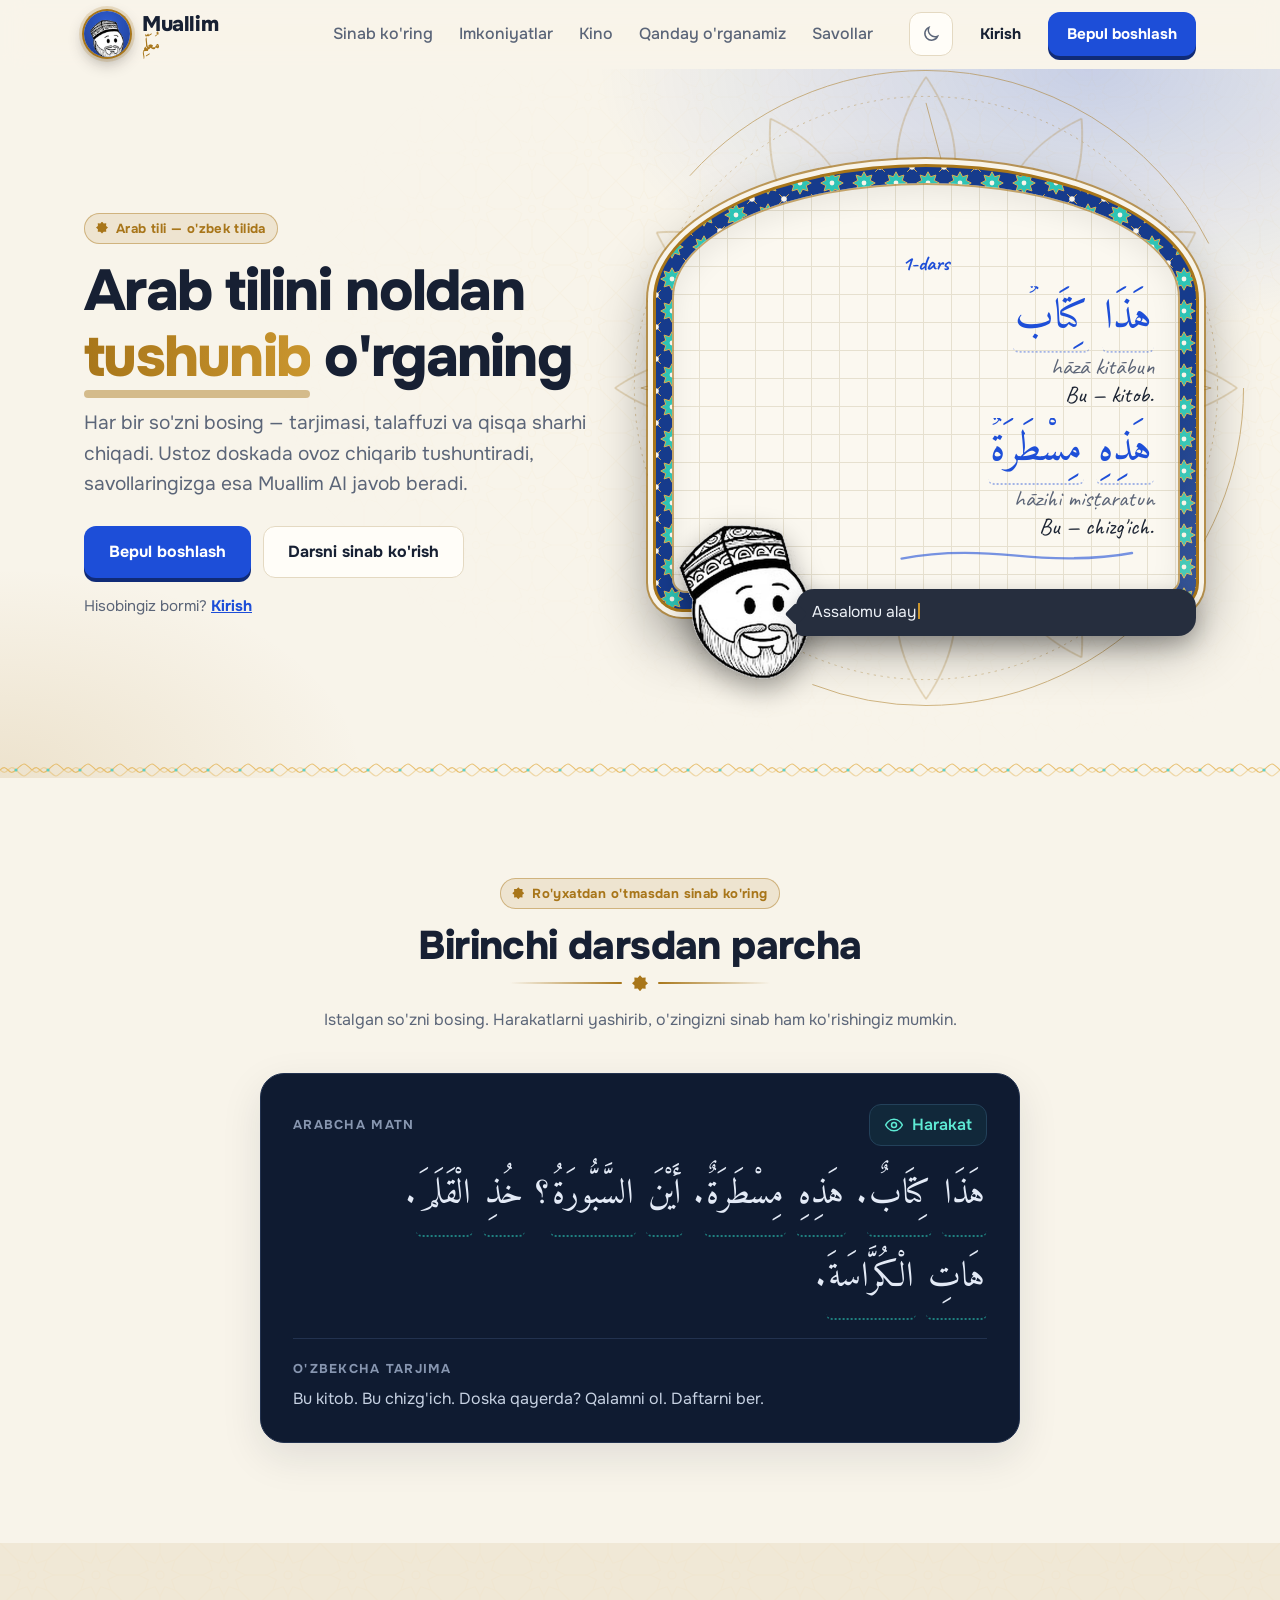
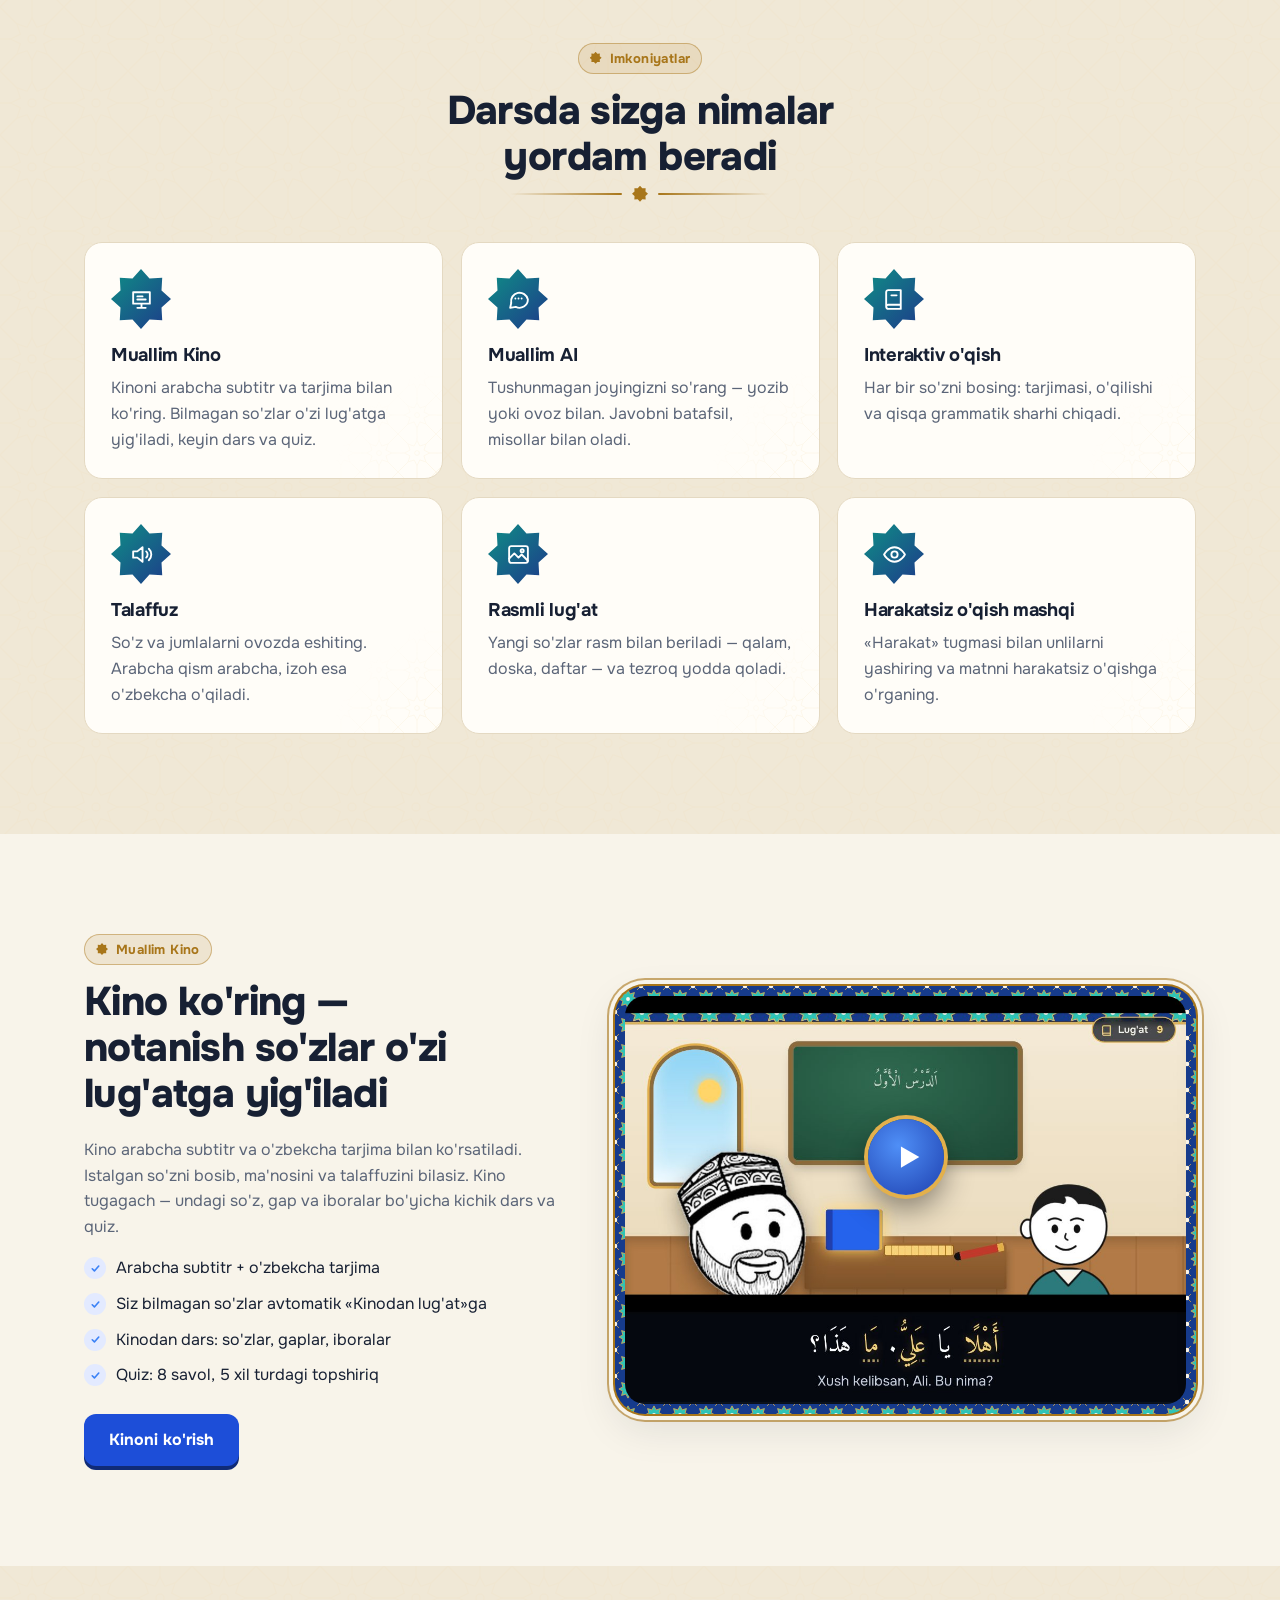
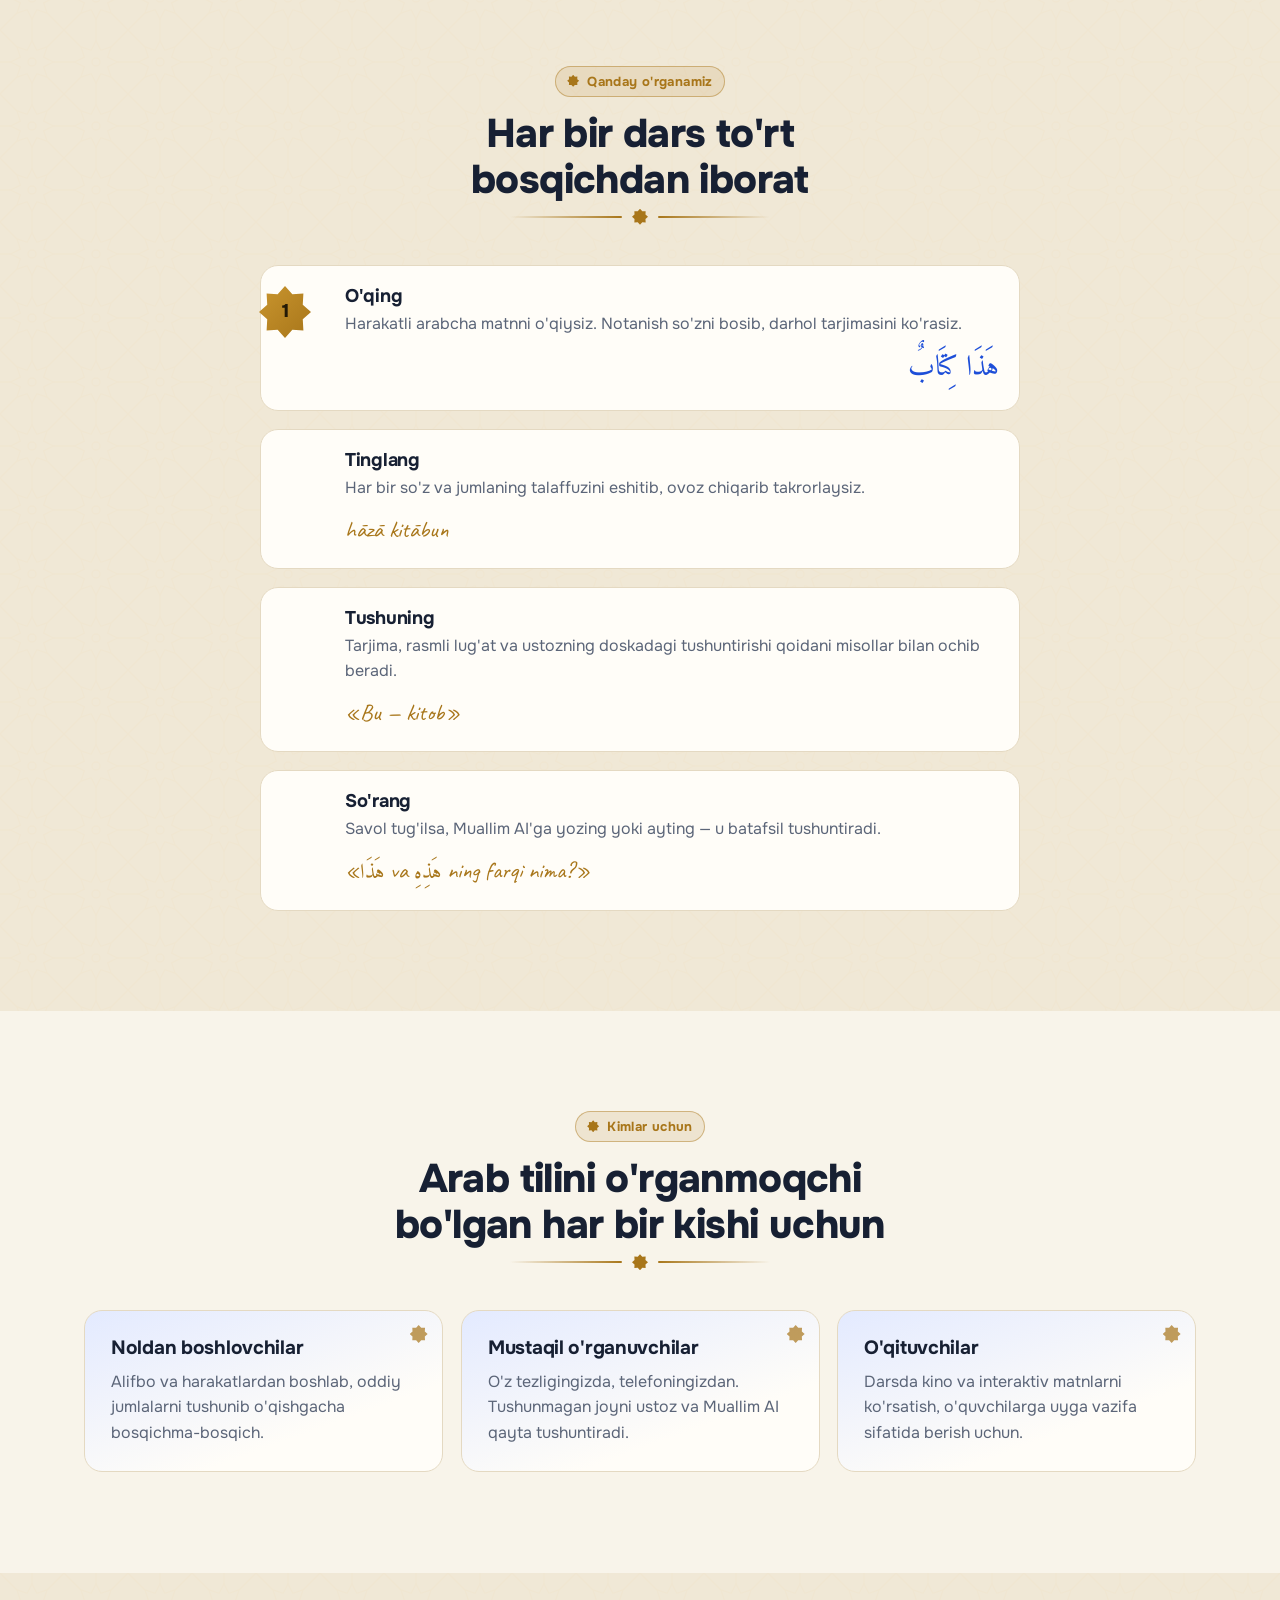
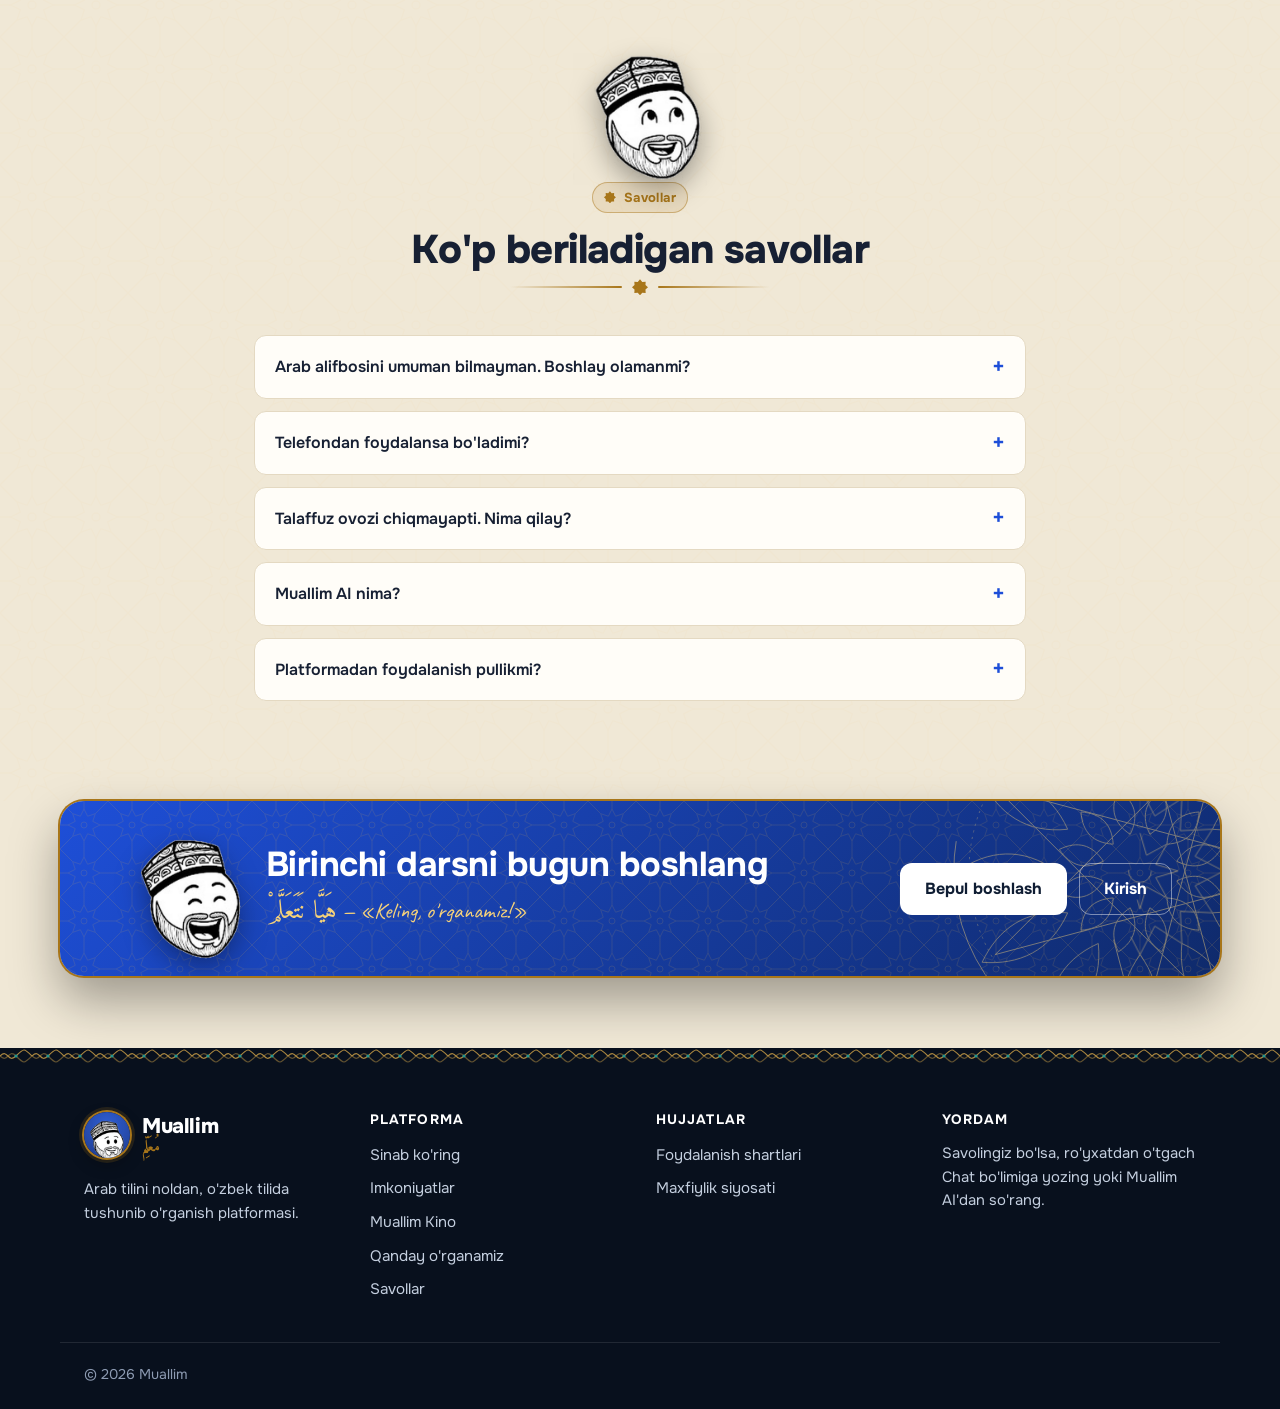
<file: index.html>
<!doctype html>
<html lang="uz">
<head>
  <meta charset="utf-8">
  <meta name="viewport" content="width=device-width, initial-scale=1, viewport-fit=cover">
  <title>Muallim — arab tilini noldan tushunib o'rganing</title>
  <meta name="description" content="Muallim — arab tilini noldan, o'zbek tilida tushunib o'rganish platformasi: interaktiv o'qish matnlari, so'z tarjimasi va talaffuzi, arabcha subtitrli kinolar va ovozli Muallim AI ustoz.">
  <meta name="theme-color" content="#0a1222">
  <meta property="og:title" content="Muallim — arab tilini noldan tushunib o'rganing">
  <meta property="og:description" content="So'zni bosing — tarjimasi va talaffuzi chiqadi. Ustoz doskada tushuntiradi, Muallim AI savollaringizga ovoz bilan javob beradi.">
  <meta property="og:type" content="website">
  <meta property="og:locale" content="uz_UZ">
  <meta property="og:image" content="assets/img/og-image.png">
  <meta property="og:image:width" content="1200">
  <meta property="og:image:height" content="630">
  <meta name="twitter:card" content="summary_large_image">
  <link rel="icon" href="assets/img/favicon-64.png" type="image/png">
  <link rel="apple-touch-icon" href="assets/img/apple-touch-icon.png">
  <link rel="manifest" href="site.webmanifest">
  <link rel="preload" as="image" href="assets/img/ustoz/salom.png">
  <link rel="preconnect" href="https://fonts.googleapis.com">
  <link rel="preconnect" href="https://fonts.gstatic.com" crossorigin>
  <link rel="stylesheet" href="https://fonts.googleapis.com/css2?family=Amiri:wght@400;700&family=Caveat:wght@500;700&family=Onest:wght@400;500;600;700;800&display=swap">
  <link rel="stylesheet" href="assets/css/style.css">
  <script>
    document.documentElement.classList.add('js');
    try {
      var t = localStorage.getItem('muallim-theme');
      if (t === 'light' || t === 'dark') document.documentElement.setAttribute('data-theme', t);
    } catch (e) {}
  </script>
  <script src="assets/js/muallim-ovoz.js" defer></script>
  <script src="assets/js/main.js" defer></script>
</head>
<body>
  <a class="skip-link" href="#main">Asosiy mazmunga o'tish</a>

  <header class="site-header" id="top">
    <div class="container header-inner">
      <a class="brand" href="#top" aria-label="Muallim — bosh sahifa">
        <span class="brand-mark"><img src="assets/img/ustoz/logo.png" alt="" width="44" height="44"></span>
        <span class="brand-word">Muallim<small lang="ar" dir="rtl">مُعَلِّم</small></span>
      </a>

      <button class="nav-toggle" type="button" aria-controls="site-nav" aria-expanded="false">
        <span class="visually-hidden">Menyuni ochish</span>
        <span class="nav-toggle-bar" aria-hidden="true"></span>
      </button>

      <nav class="site-nav" id="site-nav" aria-label="Asosiy menyu">
        <ul class="nav-links">
          <li><a href="#sinab-koring">Sinab ko'ring</a></li>
          <li><a href="#imkoniyatlar">Imkoniyatlar</a></li>
          <li><a href="#kino-bolim">Kino</a></li>
          <li><a href="#usul">Qanday o'rganamiz</a></li>
          <li><a href="#savollar">Savollar</a></li>
        </ul>
        <div class="nav-actions">
          <button class="theme-toggle" type="button" aria-label="Yorug' yoki tungi rejim">
            <svg class="icon-sun" viewBox="0 0 24 24" aria-hidden="true"><circle cx="12" cy="12" r="4.5"/><path d="M12 2v2.5M12 19.5V22M2 12h2.5M19.5 12H22M4.9 4.9l1.8 1.8M17.3 17.3l1.8 1.8M4.9 19.1l1.8-1.8M17.3 6.7l1.8-1.8"/></svg>
            <svg class="icon-moon" viewBox="0 0 24 24" aria-hidden="true"><path d="M20 14.5A8 8 0 0 1 9.5 4a8 8 0 1 0 10.5 10.5Z"/></svg>
          </button>
          <a class="btn btn-ghost" href="login.html">Kirish</a>
          <a class="btn btn-primary btn-shine" href="register.html">Bepul boshlash</a>
        </div>
      </nav>
    </div>
  </header>

  <main id="main">
    <!-- ============ HERO ============ -->
    <section class="hero">
      <div class="hero-girih" aria-hidden="true"></div>
      <div class="hero-girih hero-girih--shine" aria-hidden="true"></div>
      <div class="letters" aria-hidden="true">
        <span style="--x:5%;--d:0s;--s:26s">ا</span><span style="--x:17%;--d:-6s;--s:31s">ب</span>
        <span style="--x:29%;--d:-12s;--s:24s">ت</span><span style="--x:44%;--d:-3s;--s:29s">ج</span>
        <span style="--x:58%;--d:-15s;--s:27s">د</span><span style="--x:71%;--d:-9s;--s:33s">ر</span>
        <span style="--x:84%;--d:-19s;--s:25s">س</span><span style="--x:95%;--d:-5s;--s:30s">ع</span>
      </div>

      <div class="container hero-inner">
        <div class="hero-text">
          <p class="eyebrow"><i class="star8" aria-hidden="true"></i>Arab tili — o'zbek tilida</p>
          <h1>Arab tilini noldan <span class="hl">tushunib</span> o'rganing</h1>
          <p class="lead">
            Har bir so'zni bosing — tarjimasi, talaffuzi va qisqa sharhi chiqadi.
            Ustoz doskada ovoz chiqarib tushuntiradi, savollaringizga esa Muallim AI javob beradi.
          </p>
          <div class="hero-actions">
            <a class="btn btn-primary btn-lg btn-shine" href="register.html">Bepul boshlash</a>
            <a class="btn btn-outline btn-lg" href="#sinab-koring">Darsni sinab ko'rish</a>
          </div>
          <p class="hero-login">Hisobingiz bormi? <a href="login.html">Kirish</a></p>
        </div>

        <!-- Sahna: peshtoq ichida doska, orqada aylanuvchi rozetka, oldida ustoz -->
        <div class="hero-stage" id="hero-stage">
          <div class="stage-rosette" data-depth="18"><svg class="rosette" viewBox="-100 -100 200 200" aria-hidden="true">
  <defs><path id="rp" d="M0,-96 C11,-80 13,-62 0,-44 C-13,-62 -11,-80 0,-96Z"/><path id="rl" d="M0,-44 C7,-36 7,-28 0,-20 C-7,-28 -7,-36 0,-44Z"/></defs>
  <g class="ros-spin">
    <circle class="d" pathLength="1" r="98"/>
    <circle class="d d2" pathLength="1" r="90" stroke-dasharray="2 4"/>
    <polygon class="d" pathLength="1" points="0,-88 44,76.21 -76.21,-44 88,0 -76.21,44 44,-76.21 0,88 -44,-76.21 76.21,44 -88,0 76.21,-44 -44,76.21"/>
    <g class="ros-petals"><use href="#rp" transform="rotate(0)"/><use href="#rp" transform="rotate(30)"/><use href="#rp" transform="rotate(60)"/><use href="#rp" transform="rotate(90)"/><use href="#rp" transform="rotate(120)"/><use href="#rp" transform="rotate(150)"/><use href="#rp" transform="rotate(180)"/><use href="#rp" transform="rotate(210)"/><use href="#rp" transform="rotate(240)"/><use href="#rp" transform="rotate(270)"/><use href="#rp" transform="rotate(300)"/><use href="#rp" transform="rotate(330)"/></g>
    <polygon class="d d3" pathLength="1" points="0,-44 7.76,-28.98 22,-38.11 21.21,-21.21 38.11,-22 28.98,-7.76 44,0 28.98,7.76 38.11,22 21.21,21.21 22,38.11 7.76,28.98 0,44 -7.76,28.98 -22,38.11 -21.21,21.21 -38.11,22 -28.98,7.76 -44,0 -28.98,-7.76 -38.11,-22 -21.21,-21.21 -22,-38.11 -7.76,-28.98"/>
    <g class="ros-leaves"><use href="#rl" transform="rotate(15)"/><use href="#rl" transform="rotate(45)"/><use href="#rl" transform="rotate(75)"/><use href="#rl" transform="rotate(105)"/><use href="#rl" transform="rotate(135)"/><use href="#rl" transform="rotate(165)"/><use href="#rl" transform="rotate(195)"/><use href="#rl" transform="rotate(225)"/><use href="#rl" transform="rotate(255)"/><use href="#rl" transform="rotate(285)"/><use href="#rl" transform="rotate(315)"/><use href="#rl" transform="rotate(345)"/></g>
    <polygon class="d d4" pathLength="1" points="0,-20 3.44,-8.31 14.14,-14.14 8.31,-3.44 20,0 8.31,3.44 14.14,14.14 3.44,8.31 0,20 -3.44,8.31 -14.14,14.14 -8.31,3.44 -20,0 -8.31,-3.44 -14.14,-14.14 -3.44,-8.31"/>
    <circle class="d d4" pathLength="1" r="6"/>
  </g>
</svg></div>
          <div class="portal" data-depth="8">
            <div class="board">
              <p class="board-label">1-dars</p>
              <div class="board-row r1">
                <p class="board-ar" lang="ar" dir="rtl">
                  <button class="hw" type="button" data-tr="bu" data-tl="hāzā">هَذَا</button>
                  <button class="hw" type="button" data-tr="kitob" data-tl="kitābun">كِتَابٌ</button>
                </p>
                <p class="board-tl">hāzā kitābun</p>
                <p class="board-uz">Bu — kitob.</p>
              </div>
              <div class="board-row r2">
                <p class="board-ar" lang="ar" dir="rtl">
                  <button class="hw" type="button" data-tr="bu (ayol jinsi)" data-tl="hāzihi">هَذِهِ</button>
                  <button class="hw" type="button" data-tr="chizg'ich" data-tl="misṭaratun">مِسْطَرَةٌ</button>
                </p>
                <p class="board-tl">hāzihi misṭaratun</p>
                <p class="board-uz">Bu — chizg'ich.</p>
              </div>
              <svg class="chalk-line" viewBox="0 0 300 20" aria-hidden="true"><path d="M6 12c40-8 90-9 140-4s100 6 148-3"/></svg>
            </div>
          </div>

          <div class="ustoz-row" data-depth="-6">
            <img class="ustoz-img ustoz-enter" id="hero-ustoz" data-mood="salom" src="assets/img/ustoz/salom.png" alt="" width="230" height="156">
            <p class="bubble" id="hero-bubble" aria-live="polite">Assalomu alaykum! Doskadagi so'zni bosing — talaffuzini eshitasiz.</p>
          </div>
        </div>
      </div>
      <div class="hoshiya" aria-hidden="true"></div>
    </section>

    <!-- ============ SINAB KO'RING ============ -->
    <section class="section try" id="sinab-koring" aria-labelledby="try-title">
      <div class="container">
        <header class="section-head reveal">
          <p class="eyebrow"><i class="star8" aria-hidden="true"></i>Ro'yxatdan o'tmasdan sinab ko'ring</p>
          <h2 id="try-title">Birinchi darsdan parcha</h2>
          <div class="naqsh-divider" aria-hidden="true"><span></span><i class="star8"></i><span></span></div>
          <p>Istalgan so'zni bosing. Harakatlarni yashirib, o'zingizni sinab ham ko'rishingiz mumkin.</p>
        </header>

        <div class="reader reveal" id="reader">
          <div class="reader-head">
            <span class="reader-label">Arabcha matn</span>
            <button class="harakat" id="harakat" type="button" aria-pressed="true">
              <svg viewBox="0 0 24 24" aria-hidden="true"><path d="M2 12s3.6-7 10-7 10 7 10 7-3.6 7-10 7S2 12 2 12z"/><circle cx="12" cy="12" r="3"/></svg>
              Harakat
            </button>
          </div>
          <p class="reader-text" lang="ar" dir="rtl">
            <span class="nw"><button class="w" type="button" data-id="haza">هَذَا</button> <button class="w" type="button" data-id="kitab">كِتَابٌ</button>.</span>
            <span class="nw"><button class="w" type="button" data-id="hazihi">هَذِهِ</button> <button class="w" type="button" data-id="mistara">مِسْطَرَةٌ</button>.</span>
            <span class="nw"><button class="w" type="button" data-id="ayna">أَيْنَ</button> <button class="w" type="button" data-id="sabbura">السَّبُّورَةُ</button>؟</span>
            <span class="nw"><button class="w" type="button" data-id="xuz">خُذِ</button> <button class="w" type="button" data-id="qalam">الْقَلَمَ</button>.</span>
            <span class="nw"><button class="w" type="button" data-id="hati">هَاتِ</button> <button class="w" type="button" data-id="kurrasa">الْكُرَّاسَةَ</button>.</span>
          </p>
          <div class="reader-tr">
            <span class="reader-label">O'zbekcha tarjima</span>
            <p>Bu kitob. Bu chizg'ich. Doska qayerda? Qalamni ol. Daftarni ber.</p>
          </div>

          <div class="pop" id="pop" role="dialog" aria-label="So'z tarjimasi" hidden>
            <div class="pop-head">
              <button class="pop-play" type="button" aria-label="Talaffuzini eshitish">
                <svg viewBox="0 0 24 24" aria-hidden="true"><path d="M4 9v6h4l5 4V5L8 9H4zm12.5 3a4.5 4.5 0 0 0-2.5-4v8a4.5 4.5 0 0 0 2.5-4zM14 3.2v2.1a7 7 0 0 1 0 13.4v2.1a9 9 0 0 0 0-17.6z"/></svg>
              </button>
              <span class="pop-word" lang="ar" dir="rtl"></span>
              <button class="pop-close" type="button" aria-label="Yopish">×</button>
            </div>
            <p class="pop-tl"></p>
            <p class="pop-uz"></p>
            <p class="pop-note"></p>
          </div>
        </div>
      </div>
    </section>

    <!-- ============ IMKONIYATLAR ============ -->
    <section class="section section-alt" id="imkoniyatlar" aria-labelledby="imk-title">
      <div class="container">
        <header class="section-head reveal">
          <p class="eyebrow"><i class="star8" aria-hidden="true"></i>Imkoniyatlar</p>
          <h2 id="imk-title">Darsda sizga nimalar yordam beradi</h2>
          <div class="naqsh-divider" aria-hidden="true"><span></span><i class="star8"></i><span></span></div>
        </header>

        <ul class="feature-grid">
          <li class="feature reveal tilt">
            <span class="feature-icon"><svg viewBox="0 0 24 24"><path d="M4 5h16v11H4zM8 20h8M12 16v4"/><path d="M8 9h5M8 12h8"/></svg></span>
            <h3>Muallim Kino</h3>
            <p>Kinoni arabcha subtitr va tarjima bilan ko'ring. Bilmagan so'zlar o'zi lug'atga yig'iladi, keyin dars va quiz.</p>
          </li>
          <li class="feature reveal tilt">
            <span class="feature-icon"><svg viewBox="0 0 24 24"><path d="M21 12a8 8 0 0 1-11.6 7.1L4 20l1-4.6A8 8 0 1 1 21 12z"/><path d="M9 11h.01M12 11h.01M15 11h.01"/></svg></span>
            <h3>Muallim AI</h3>
            <p>Tushunmagan joyingizni so'rang — yozib yoki ovoz bilan. Javobni batafsil, misollar bilan oladi.</p>
          </li>
          <li class="feature reveal tilt">
            <span class="feature-icon"><svg viewBox="0 0 24 24"><path d="M4 19V5a2 2 0 0 1 2-2h12v18H6a2 2 0 0 1-2-2zM4 19a2 2 0 0 1 2-2h12"/><path d="M9 8h5"/></svg></span>
            <h3>Interaktiv o'qish</h3>
            <p>Har bir so'zni bosing: tarjimasi, o'qilishi va qisqa grammatik sharhi chiqadi.</p>
          </li>
          <li class="feature reveal tilt">
            <span class="feature-icon"><svg viewBox="0 0 24 24"><path d="M4 9v6h4l5 4V5L8 9H4z"/><path d="M16.5 9a4 4 0 0 1 0 6M19 6.5a7.5 7.5 0 0 1 0 11"/></svg></span>
            <h3>Talaffuz</h3>
            <p>So'z va jumlalarni ovozda eshiting. Arabcha qism arabcha, izoh esa o'zbekcha o'qiladi.</p>
          </li>
          <li class="feature reveal tilt">
            <span class="feature-icon"><svg viewBox="0 0 24 24"><rect x="3" y="4" width="18" height="16" rx="2"/><path d="m3 16 5-5 4 4 3-3 6 6"/><circle cx="15.5" cy="8.5" r="1.5"/></svg></span>
            <h3>Rasmli lug'at</h3>
            <p>Yangi so'zlar rasm bilan beriladi — qalam, doska, daftar — va tezroq yodda qoladi.</p>
          </li>
          <li class="feature reveal tilt">
            <span class="feature-icon"><svg viewBox="0 0 24 24"><path d="M2 12s3.6-7 10-7 10 7 10 7-3.6 7-10 7S2 12 2 12z"/><circle cx="12" cy="12" r="3"/></svg></span>
            <h3>Harakatsiz o'qish mashqi</h3>
            <p>«Harakat» tugmasi bilan unlilarni yashiring va matnni harakatsiz o'qishga o'rganing.</p>
          </li>
        </ul>
      </div>
    </section>

    <!-- ============ MUALLIM KINO ============ -->
    <section class="section kino" id="kino-bolim" aria-labelledby="kino-title">
      <div class="container kino-inner">
        <div class="kino-text reveal">
          <p class="eyebrow"><i class="star8" aria-hidden="true"></i>Muallim Kino</p>
          <h2 id="kino-title">Kino ko'ring — notanish so'zlar o'zi lug'atga yig'iladi</h2>
          <p>Kino arabcha subtitr va o'zbekcha tarjima bilan ko'rsatiladi. Istalgan so'zni bosib, ma'nosini va talaffuzini bilasiz.
            Kino tugagach — undagi so'z, gap va iboralar bo'yicha kichik dars va quiz.</p>
          <ul class="ticks">
            <li>Arabcha subtitr + o'zbekcha tarjima</li>
            <li>Siz bilmagan so'zlar avtomatik «Kinodan lug'at»ga</li>
            <li>Kinodan dars: so'zlar, gaplar, iboralar</li>
            <li>Quiz: 8 savol, 5 xil turdagi topshiriq</li>
          </ul>
          <a class="btn btn-primary btn-lg btn-shine" href="kino.html">Kinoni ko'rish</a>
        </div>

        <a class="kino-preview reveal" href="kino.html" aria-label="«Sinfda birinchi kun» kinosini ko'rish">
          <img src="assets/img/kino-kadr.jpg" alt="Kinodan kadr: ustoz va Ali sinfda, pastda arabcha subtitr va o'zbekcha tarjima" width="1065" height="774" loading="lazy">
          <span class="kp-play" aria-hidden="true"><svg viewBox="0 0 24 24"><path d="M7 4.5v15l13-7.5z"/></svg></span>
          <span class="kp-chip c1" aria-hidden="true"><b lang="ar" dir="rtl">أَهْلًا</b>xush kelibsiz</span>
          <span class="kp-chip c2" aria-hidden="true"><b lang="ar" dir="rtl">عَلِيٌّ</b>Ali</span>
          <span class="kp-chip c3" aria-hidden="true"><b lang="ar" dir="rtl">مَا</b>nima?</span>
        </a>
      </div>
    </section>

    <!-- ============ QANDAY O'RGANAMIZ ============ -->
    <section class="section section-alt" id="usul" aria-labelledby="usul-title">
      <div class="container">
        <header class="section-head reveal">
          <p class="eyebrow"><i class="star8" aria-hidden="true"></i>Qanday o'rganamiz</p>
          <h2 id="usul-title">Har bir dars to'rt bosqichdan iborat</h2>
          <div class="naqsh-divider" aria-hidden="true"><span></span><i class="star8"></i><span></span></div>
        </header>

        <ol class="path">
          <li class="path-step reveal">
            <span class="path-num">1</span>
            <div>
              <h3>O'qing</h3>
              <p>Harakatli arabcha matnni o'qiysiz. Notanish so'zni bosib, darhol tarjimasini ko'rasiz.</p>
              <p class="path-ar" lang="ar" dir="rtl">هَذَا كِتَابٌ</p>
            </div>
          </li>
          <li class="path-step reveal">
            <span class="path-num">2</span>
            <div>
              <h3>Tinglang</h3>
              <p>Har bir so'z va jumlaning talaffuzini eshitib, ovoz chiqarib takrorlaysiz.</p>
              <p class="path-tl">hāzā kitābun</p>
            </div>
          </li>
          <li class="path-step reveal">
            <span class="path-num">3</span>
            <div>
              <h3>Tushuning</h3>
              <p>Tarjima, rasmli lug'at va ustozning doskadagi tushuntirishi qoidani misollar bilan ochib beradi.</p>
              <p class="path-uz">«Bu — kitob»</p>
            </div>
          </li>
          <li class="path-step reveal">
            <span class="path-num">4</span>
            <div>
              <h3>So'rang</h3>
              <p>Savol tug'ilsa, Muallim AI'ga yozing yoki ayting — u batafsil tushuntiradi.</p>
              <p class="path-q">«<span lang="ar" dir="rtl">هَذَا</span> va <span lang="ar" dir="rtl">هَذِهِ</span> ning farqi nima?»</p>
            </div>
          </li>
        </ol>
      </div>
    </section>

    <!-- ============ KIMLAR UCHUN ============ -->
    <section class="section" id="kimlar-uchun" aria-labelledby="ku-title">
      <div class="container">
        <header class="section-head reveal">
          <p class="eyebrow"><i class="star8" aria-hidden="true"></i>Kimlar uchun</p>
          <h2 id="ku-title">Arab tilini o'rganmoqchi bo'lgan har bir kishi uchun</h2>
          <div class="naqsh-divider" aria-hidden="true"><span></span><i class="star8"></i><span></span></div>
        </header>
        <ul class="audience-grid">
          <li class="audience reveal tilt">
            <h3>Noldan boshlovchilar</h3>
            <p>Alifbo va harakatlardan boshlab, oddiy jumlalarni tushunib o'qishgacha bosqichma-bosqich.</p>
          </li>
          <li class="audience reveal tilt">
            <h3>Mustaqil o'rganuvchilar</h3>
            <p>O'z tezligingizda, telefoningizdan. Tushunmagan joyni ustoz va Muallim AI qayta tushuntiradi.</p>
          </li>
          <li class="audience reveal tilt">
            <h3>O'qituvchilar</h3>
            <p>Darsda kino va interaktiv matnlarni ko'rsatish, o'quvchilarga uyga vazifa sifatida berish uchun.</p>
          </li>
        </ul>
      </div>
    </section>

    <!-- ============ SAVOLLAR ============ -->
    <section class="section section-alt" id="savollar" aria-labelledby="sv-title">
      <div class="container narrow">
        <header class="section-head faq-head reveal">
          <img class="ustoz-img faq-ustoz" data-mood="oylaydi" src="assets/img/ustoz/oylaydi.png" alt="" width="230" height="156" loading="lazy">
          <p class="eyebrow"><i class="star8" aria-hidden="true"></i>Savollar</p>
          <h2 id="sv-title">Ko'p beriladigan savollar</h2>
          <div class="naqsh-divider" aria-hidden="true"><span></span><i class="star8"></i><span></span></div>
        </header>
        <div class="faq reveal">
          <details>
            <summary>Arab alifbosini umuman bilmayman. Boshlay olamanmi?</summary>
            <p>Ha. Matnlar harakatlari bilan beriladi, har bir so'zning o'qilishi lotin harflarida va ovozda ko'rsatiladi.</p>
          </details>
          <details>
            <summary>Telefondan foydalansa bo'ladimi?</summary>
            <p>Ha. Platforma telefon, planshet va kompyuterda brauzer orqali ishlaydi.</p>
          </details>
          <details>
            <summary>Talaffuz ovozi chiqmayapti. Nima qilay?</summary>
            <p>Telefon ovozi yoqilganini tekshiring. Ovoz brauzerning nutq funksiyasi orqali chiqadi: telefon sozlamalaridagi «Matnni nutqqa aylantirish» bo'limida arab tili paketini o'rnatsangiz, talaffuz yaxshilanadi.</p>
          </details>
          <details>
            <summary>Muallim AI nima?</summary>
            <p>Bu — darsga oid savollaringizga javob beradigan ovozli yordamchi. Savolni yozasiz yoki mikrofon orqali aytasiz, u mavzuni doskada misollar bilan tushuntiradi.</p>
          </details>
          <details>
            <summary>Platformadan foydalanish pullikmi?</summary>
            <p>Ro'yxatdan o'tish bepul. Kurslar va tariflar haqidagi to'liq ma'lumot ro'yxatdan o'tgach ko'rsatiladi.</p>
          </details>
        </div>
      </div>
    </section>

    <!-- ============ YAKUNIY CHAQIRIQ ============ -->
    <section class="cta">
      <div class="container cta-inner reveal">
        <div class="cta-rosette" aria-hidden="true"><svg class="rosette" viewBox="-100 -100 200 200" aria-hidden="true">
  <defs><path id="rp2" d="M0,-96 C11,-80 13,-62 0,-44 C-13,-62 -11,-80 0,-96Z"/><path id="rl2" d="M0,-44 C7,-36 7,-28 0,-20 C-7,-28 -7,-36 0,-44Z"/></defs>
  <g class="ros-spin">
    <circle class="d" pathLength="1" r="98"/>
    <circle class="d d2" pathLength="1" r="90" stroke-dasharray="2 4"/>
    <polygon class="d" pathLength="1" points="0,-88 44,76.21 -76.21,-44 88,0 -76.21,44 44,-76.21 0,88 -44,-76.21 76.21,44 -88,0 76.21,-44 -44,76.21"/>
    <g class="ros-petals"><use href="#rp2" transform="rotate(0)"/><use href="#rp2" transform="rotate(30)"/><use href="#rp2" transform="rotate(60)"/><use href="#rp2" transform="rotate(90)"/><use href="#rp2" transform="rotate(120)"/><use href="#rp2" transform="rotate(150)"/><use href="#rp2" transform="rotate(180)"/><use href="#rp2" transform="rotate(210)"/><use href="#rp2" transform="rotate(240)"/><use href="#rp2" transform="rotate(270)"/><use href="#rp2" transform="rotate(300)"/><use href="#rp2" transform="rotate(330)"/></g>
    <polygon class="d d3" pathLength="1" points="0,-44 7.76,-28.98 22,-38.11 21.21,-21.21 38.11,-22 28.98,-7.76 44,0 28.98,7.76 38.11,22 21.21,21.21 22,38.11 7.76,28.98 0,44 -7.76,28.98 -22,38.11 -21.21,21.21 -38.11,22 -28.98,7.76 -44,0 -28.98,-7.76 -38.11,-22 -21.21,-21.21 -22,-38.11 -7.76,-28.98"/>
    <g class="ros-leaves"><use href="#rl2" transform="rotate(15)"/><use href="#rl2" transform="rotate(45)"/><use href="#rl2" transform="rotate(75)"/><use href="#rl2" transform="rotate(105)"/><use href="#rl2" transform="rotate(135)"/><use href="#rl2" transform="rotate(165)"/><use href="#rl2" transform="rotate(195)"/><use href="#rl2" transform="rotate(225)"/><use href="#rl2" transform="rotate(255)"/><use href="#rl2" transform="rotate(285)"/><use href="#rl2" transform="rotate(315)"/><use href="#rl2" transform="rotate(345)"/></g>
    <polygon class="d d4" pathLength="1" points="0,-20 3.44,-8.31 14.14,-14.14 8.31,-3.44 20,0 8.31,3.44 14.14,14.14 3.44,8.31 0,20 -3.44,8.31 -14.14,14.14 -8.31,3.44 -20,0 -8.31,-3.44 -14.14,-14.14 -3.44,-8.31"/>
    <circle class="d d4" pathLength="1" r="6"/>
  </g>
</svg></div>
        <img class="ustoz-img cta-ustoz" data-mood="kuladi" src="assets/img/ustoz/kuladi.png" alt="" width="230" height="156" loading="lazy">
        <div class="cta-text">
          <h2>Birinchi darsni bugun boshlang</h2>
          <p class="cta-ar"><span lang="ar" dir="rtl">هَيَّا نَتَعَلَّمْ</span> — «Keling, o'rganamiz!»</p>
        </div>
        <div class="cta-actions">
          <a class="btn btn-light btn-lg btn-shine" href="register.html">Bepul boshlash</a>
          <a class="btn btn-on-dark btn-lg" href="login.html">Kirish</a>
        </div>
      </div>
    </section>
  </main>

  <footer class="site-footer">
    <div class="hoshiya" aria-hidden="true"></div>
    <div class="container footer-inner">
      <div class="footer-brand">
        <a class="brand" href="#top">
          <span class="brand-mark"><img src="assets/img/ustoz/logo.png" alt="" width="40" height="40" loading="lazy"></span>
          <span class="brand-word">Muallim<small lang="ar" dir="rtl">مُعَلِّم</small></span>
        </a>
        <p>Arab tilini noldan, o'zbek tilida tushunib o'rganish platformasi.</p>
      </div>
      <nav class="footer-nav" aria-label="Pastki menyu">
        <h2 class="footer-title">Platforma</h2>
        <ul>
          <li><a href="#sinab-koring">Sinab ko'ring</a></li>
          <li><a href="#imkoniyatlar">Imkoniyatlar</a></li>
          <li><a href="kino.html">Muallim Kino</a></li>
          <li><a href="#usul">Qanday o'rganamiz</a></li>
          <li><a href="#savollar">Savollar</a></li>
        </ul>
      </nav>
      <nav class="footer-nav" aria-label="Hujjatlar">
        <h2 class="footer-title">Hujjatlar</h2>
        <ul>
          <li><a href="#">Foydalanish shartlari</a></li>
          <li><a href="#">Maxfiylik siyosati</a></li>
        </ul>
      </nav>
      <div class="footer-nav">
        <h2 class="footer-title">Yordam</h2>
        <p class="footer-help">Savolingiz bo'lsa, ro'yxatdan o'tgach Chat bo'limiga yozing yoki Muallim AI'dan so'rang.</p>
      </div>
    </div>
    <div class="container footer-bottom">
      <p>© <span data-year>2026</span> Muallim</p>
    </div>
  </footer>
</body>
</html>
</file>
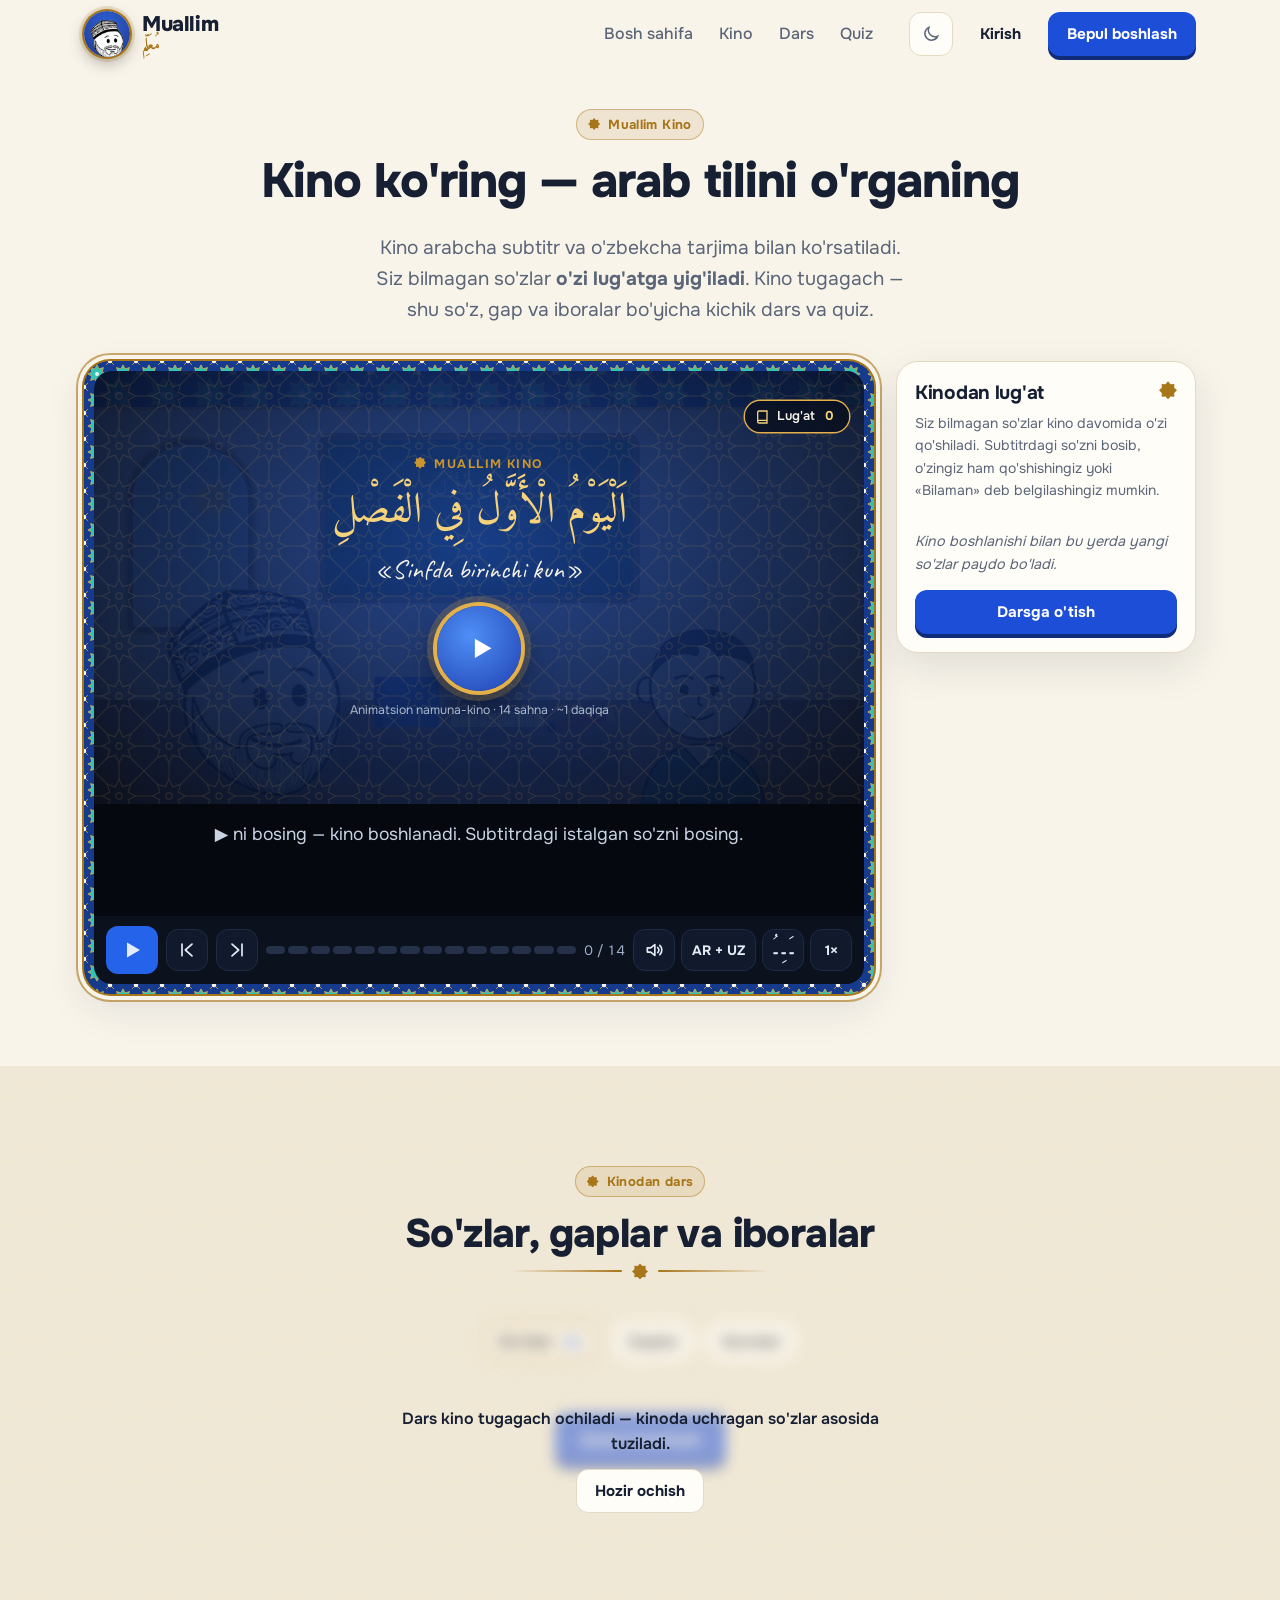
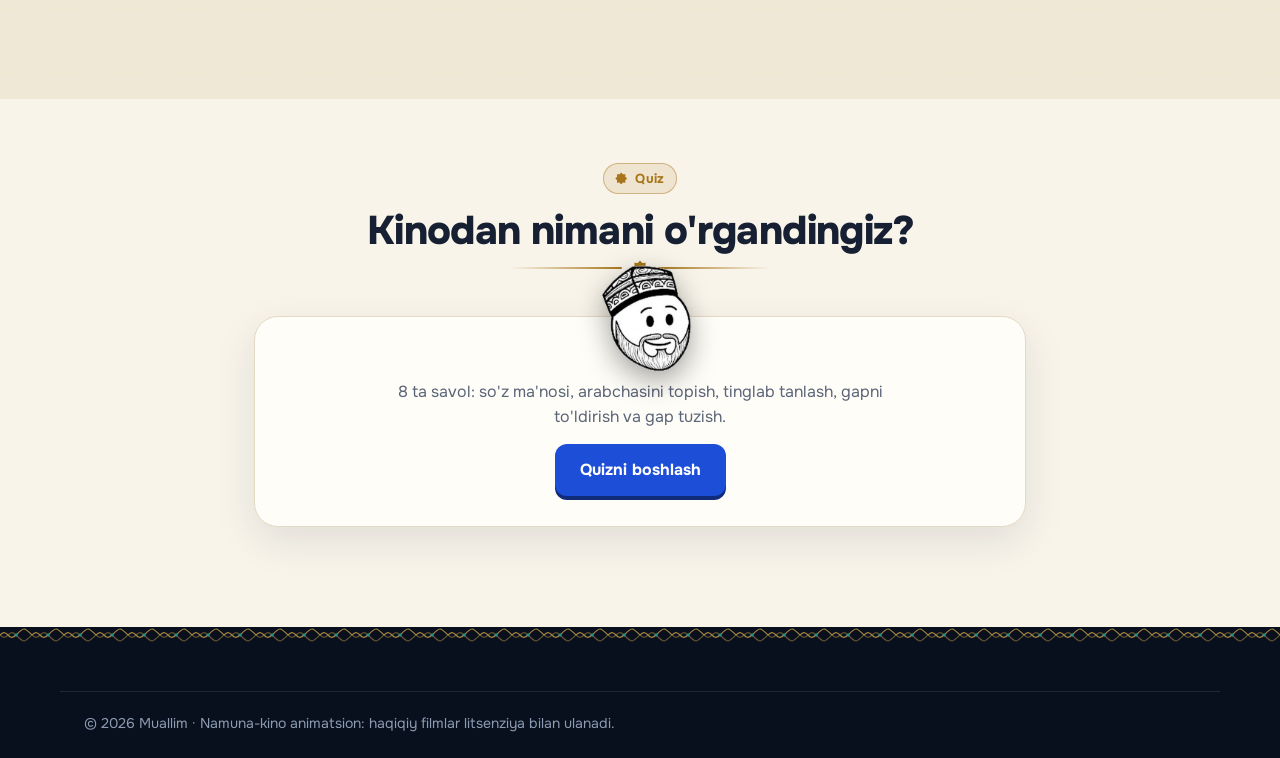
<file: kino.html>
<!doctype html>
<html lang="uz">
<head>
  <meta charset="utf-8">
  <meta name="viewport" content="width=device-width, initial-scale=1, viewport-fit=cover">
  <title>Muallim Kino — kino ko'rib arab tilini o'rganing</title>
  <meta name="description" content="Kinoni arabcha subtitr va o'zbekcha tarjima bilan ko'ring. Notanish so'zlar o'zi lug'atga yig'iladi, keyin kinodagi so'z, gap va iboralar bo'yicha kichik dars va quiz.">
  <meta name="theme-color" content="#0a1222">
  <meta property="og:title" content="Muallim Kino — kino ko'rib arab tilini o'rganing">
  <meta property="og:image" content="assets/img/og-image.png">
  <link rel="icon" href="assets/img/favicon-64.png" type="image/png">
  <link rel="apple-touch-icon" href="assets/img/apple-touch-icon.png">
  <link rel="manifest" href="site.webmanifest">
  <link rel="preconnect" href="https://fonts.googleapis.com">
  <link rel="preconnect" href="https://fonts.gstatic.com" crossorigin>
  <link rel="stylesheet" href="https://fonts.googleapis.com/css2?family=Amiri:wght@400;700&family=Caveat:wght@500;700&family=Onest:wght@400;500;600;700;800&display=swap">
  <link rel="stylesheet" href="assets/css/style.css">
  <script>
    document.documentElement.classList.add('js');
    try { var t = localStorage.getItem('muallim-theme'); if (t === 'light' || t === 'dark') document.documentElement.setAttribute('data-theme', t); } catch (e) {}
  </script>
  <script src="assets/js/muallim-ovoz.js" defer></script>
  <script src="assets/js/main.js" defer></script>
  <script src="assets/js/kino.js" defer></script>
</head>
<body class="kino-page">
  <a class="skip-link" href="#main">Asosiy mazmunga o'tish</a>

  <header class="site-header" id="top">
    <div class="container header-inner">
      <a class="brand" href="index.html" aria-label="Muallim — bosh sahifa">
        <span class="brand-mark"><img src="assets/img/ustoz/logo.png" alt="" width="44" height="44"></span>
        <span class="brand-word">Muallim<small lang="ar" dir="rtl">مُعَلِّم</small></span>
      </a>
      <button class="nav-toggle" type="button" aria-controls="site-nav" aria-expanded="false">
        <span class="visually-hidden">Menyuni ochish</span>
        <span class="nav-toggle-bar" aria-hidden="true"></span>
      </button>
      <nav class="site-nav" id="site-nav" aria-label="Asosiy menyu">
        <ul class="nav-links">
          <li><a href="index.html">Bosh sahifa</a></li>
          <li><a href="#film">Kino</a></li>
          <li><a href="#dars">Dars</a></li>
          <li><a href="#quiz">Quiz</a></li>
        </ul>
        <div class="nav-actions">
          <button class="theme-toggle" type="button" aria-label="Yorug' yoki tungi rejim">
            <svg class="icon-sun" viewBox="0 0 24 24" aria-hidden="true"><circle cx="12" cy="12" r="4.5"/><path d="M12 2v2.5M12 19.5V22M2 12h2.5M19.5 12H22M4.9 4.9l1.8 1.8M17.3 17.3l1.8 1.8M4.9 19.1l1.8-1.8M17.3 6.7l1.8-1.8"/></svg>
            <svg class="icon-moon" viewBox="0 0 24 24" aria-hidden="true"><path d="M20 14.5A8 8 0 0 1 9.5 4a8 8 0 1 0 10.5 10.5Z"/></svg>
          </button>
          <a class="btn btn-ghost" href="login.html">Kirish</a>
          <a class="btn btn-primary btn-shine" href="register.html">Bepul boshlash</a>
        </div>
      </nav>
    </div>
  </header>

  <main id="main">
    <section class="film-intro">
      <div class="container">
        <p class="eyebrow"><i class="star8" aria-hidden="true"></i>Muallim Kino</p>
        <h1>Kino ko'ring — arab tilini o'rganing</h1>
        <p class="lead">Kino arabcha subtitr va o'zbekcha tarjima bilan ko'rsatiladi. Siz bilmagan so'zlar
          <b>o'zi lug'atga yig'iladi</b>. Kino tugagach — shu so'z, gap va iboralar bo'yicha kichik dars va quiz.</p>
      </div>
    </section>

    <!-- ============ KINO ============ -->
    <section class="film" id="film" aria-label="Kino">
      <div class="container film-layout">
        <div class="film-player">
          <div class="film-frame">
            <div class="film-screen" id="film-screen">
              <div class="film-scene" id="film-scene" aria-hidden="true">
                <div class="film-cam" id="film-cam" data-shot="wide">
                  <div class="sc-wall"></div>
                  <div class="sc-band"></div>
                  <div class="sc-window"><span class="sc-sun"></span></div>
                  <div class="sc-board">
                    <span class="sc-board-title" lang="ar" dir="rtl">اَلدَّرْسُ الْأَوَّلُ</span>
                    <span class="sc-board-text" id="film-board-text" lang="ar" dir="rtl"></span>
                  </div>
                  <div class="sc-floor"></div>
                  <div class="sc-desk">
                    <span class="sc-obj sc-book" data-obj="kitab"><i></i></span>
                    <span class="sc-obj sc-ruler" data-obj="mistara"><i></i></span>
                    <span class="sc-obj sc-pen" data-obj="qalam"><i></i></span>
                  </div>
                  <img class="sc-ustoz ustoz-img" id="film-ustoz" data-mood="tabassum" src="assets/img/ustoz/tabassum.png" alt="" width="230" height="156">
                  <svg class="sc-ali" id="film-ali" viewBox="0 0 200 230">
                    <path d="M28 230c4-46 34-70 72-70s68 24 72 70z" fill="#2c7a7b" stroke="#111" stroke-width="3"/>
                    <path d="M76 162l24 26 24-26" fill="#f8f4ea" stroke="#111" stroke-width="3" stroke-linejoin="round"/>
                    <g class="ali-head">
                      <ellipse cx="34" cy="96" rx="11" ry="15" fill="#fff" stroke="#111" stroke-width="3"/>
                      <circle cx="100" cy="92" r="62" fill="#fff" stroke="#111" stroke-width="3"/>
                      <path d="M40 80c-2-38 28-56 60-56s58 14 62 46c-14-10-30-16-46-14-6-10-14-14-22-12 4 6 2 10-2 12-16-6-34-2-52 24z" fill="#1c1c1c"/>
                      <g class="ali-eyes"><ellipse cx="78" cy="96" rx="5.5" ry="7" fill="#111"/><ellipse cx="114" cy="96" rx="5.5" ry="7" fill="#111"/></g>
                      <path d="M68 82q10-6 20 0M104 82q10-6 20 0" stroke="#111" stroke-width="3" fill="none" stroke-linecap="round"/>
                      <path d="M96 104q-4 8 3 10" stroke="#111" stroke-width="2.5" fill="none" stroke-linecap="round"/>
                      <path class="ali-smile" d="M80 124q16 12 32 0" stroke="#111" stroke-width="3" fill="none" stroke-linecap="round"/>
                      <ellipse class="ali-mouth" cx="96" cy="126" rx="10" ry="7" fill="#7a1f1f" stroke="#111" stroke-width="3"/>
                    </g>
                  </svg>
                </div>
              </div>

              <div class="film-title" id="film-title">
                <p class="ft-brand"><i class="star8" aria-hidden="true"></i>Muallim Kino</p>
                <p class="ft-ar" lang="ar" dir="rtl">اَلْيَوْمُ الْأَوَّلُ فِي الْفَصْلِ</p>
                <p class="ft-uz">«Sinfda birinchi kun»</p>
                <button class="ft-play" id="film-title-play" type="button" aria-label="Kinoni boshlash">
                  <svg viewBox="0 0 24 24" aria-hidden="true"><path d="M7 4.5v15l13-7.5z"/></svg>
                </button>
                <p class="ft-hint">Animatsion namuna-kino · 14 sahna · ~1 daqiqa</p>
              </div>

              <div class="film-end" id="film-end" hidden>
                <p class="fe-ar" lang="ar" dir="rtl">اَلنِّهَايَةُ</p>
                <p class="fe-uz">Tamom</p>
                <p class="fe-sum">Kinodan <b id="film-end-n">0</b> ta yangi so'z lug'atingizga qo'shildi.</p>
                <div class="fe-actions">
                  <button class="btn btn-primary btn-lg btn-shine" id="film-end-lesson" type="button">Darsga o'tish</button>
                  <button class="btn btn-on-dark btn-lg" id="film-replay" type="button">Qayta ko'rish</button>
                </div>
              </div>

              <div class="film-count" id="film-count-badge" aria-live="polite">
                <svg viewBox="0 0 24 24" aria-hidden="true"><path d="M4 19V5a2 2 0 0 1 2-2h12v18H6a2 2 0 0 1-2-2zM4 19a2 2 0 0 1 2-2h12"/></svg>
                <span>Lug'at</span><b id="film-count">0</b>
              </div>
            </div>

            <div class="film-subs" id="film-subs" data-mode="both">
              <p class="sub-ar" id="film-sub-ar" lang="ar" dir="rtl"></p>
              <p class="sub-uz" id="film-sub-uz">▶ ni bosing — kino boshlanadi. Subtitrdagi istalgan so'zni bosing.</p>

              <div class="film-wcard" id="film-wcard" role="dialog" aria-label="So'z" hidden>
                <div class="wc-head">
                  <button class="wc-play" type="button" aria-label="Talaffuzini eshitish">
                    <svg viewBox="0 0 24 24" aria-hidden="true"><path d="M4 9v6h4l5 4V5L8 9H4zm12.5 3a4.5 4.5 0 0 0-2.5-4v8a4.5 4.5 0 0 0 2.5-4zM14 3.2v2.1a7 7 0 0 1 0 13.4v2.1a9 9 0 0 0 0-17.6z"/></svg>
                  </button>
                  <span class="wc-ar" lang="ar" dir="rtl"></span>
                  <button class="wc-close" type="button" aria-label="Yopish">×</button>
                </div>
                <p class="wc-tl"></p>
                <p class="wc-uz"></p>
                <p class="wc-izoh"></p>
                <div class="wc-actions">
                  <button class="wc-add" type="button" aria-pressed="false">Lug'atga qo'shish</button>
                  <button class="wc-know" type="button" aria-pressed="false">Bilaman</button>
                </div>
              </div>
            </div>

            <div class="film-controls">
              <button class="fc-btn fc-play" id="film-play" type="button" aria-pressed="false" aria-label="Ko'rish">
                <svg class="i-play" viewBox="0 0 24 24" aria-hidden="true"><path d="M7 4.5v15l13-7.5z"/></svg>
                <svg class="i-pause" viewBox="0 0 24 24" aria-hidden="true"><rect x="6" y="4.5" width="4" height="15" rx="1.2"/><rect x="14" y="4.5" width="4" height="15" rx="1.2"/></svg>
              </button>
              <button class="fc-btn" id="film-prev" type="button" aria-label="Oldingi sahna">
                <svg viewBox="0 0 24 24" aria-hidden="true"><path d="M18 5l-8 7 8 7M6 5v14"/></svg>
              </button>
              <button class="fc-btn" id="film-next" type="button" aria-label="Keyingi sahna">
                <svg viewBox="0 0 24 24" aria-hidden="true"><path d="M6 5l8 7-8 7M18 5v14"/></svg>
              </button>
              <div class="film-pbar" id="film-pbar"></div>
              <span class="film-time" id="film-time">0 / 14</span>
              <div class="fc-group">
                <button class="fc-btn fc-sound" id="film-sound" type="button" aria-pressed="false" aria-label="Ovozni o'chirish">
                  <svg class="i-on" viewBox="0 0 24 24" aria-hidden="true"><path d="M4 9.5v5h4l5 4v-13l-5 4zM16.5 9a4 4 0 0 1 0 6M19 6.5a7.5 7.5 0 0 1 0 11"/></svg>
                  <svg class="i-off" viewBox="0 0 24 24" aria-hidden="true"><path d="M4 9.5v5h4l5 4v-13l-5 4zM17 10l4 4M21 10l-4 4"/></svg>
                </button>
                <button class="fc-btn fc-text" id="film-subs-mode" type="button" aria-label="Subtitr rejimi">AR + UZ</button>
                <button class="fc-btn fc-text fc-harakat" id="film-harakat" type="button" aria-pressed="true" aria-label="Harakatlarni ko'rsatish">ـَ ـِ ـُ</button>
                <button class="fc-btn fc-text" id="film-speed" type="button" aria-label="Tezlik">1×</button>
              </div>
            </div>
          </div>
        </div>

        <aside class="film-lugat" aria-labelledby="lugat-title">
          <div class="fl-head">
            <h2 id="lugat-title">Kinodan lug'at</h2>
            <span class="fl-n" aria-hidden="true"><i class="star8"></i></span>
          </div>
          <p class="fl-hint">Siz bilmagan so'zlar kino davomida o'zi qo'shiladi. Subtitrdagi so'zni bosib, o'zingiz ham qo'shishingiz yoki «Bilaman» deb belgilashingiz mumkin.</p>
          <ul class="fl-list" id="film-lugat"></ul>
          <p class="fl-empty" id="film-lugat-empty">Kino boshlanishi bilan bu yerda yangi so'zlar paydo bo'ladi.</p>
          <button class="btn btn-primary btn-block" id="film-to-lesson" type="button" disabled>Darsga o'tish</button>
        </aside>
      </div>
    </section>

    <!-- ============ DARS ============ -->
    <section class="section section-alt film-lesson is-locked" id="dars" aria-labelledby="dars-title">
      <div class="container">
        <header class="section-head">
          <p class="eyebrow"><i class="star8" aria-hidden="true"></i>Kinodan dars</p>
          <h2 id="dars-title">So'zlar, gaplar va iboralar</h2>
          <div class="naqsh-divider" aria-hidden="true"><span></span><i class="star8"></i><span></span></div>
        </header>

        <div class="ls-wrap">
          <div class="ls-lock" id="dars-lock">
            <p>Dars kino tugagach ochiladi — kinoda uchragan so'zlar asosida tuziladi.</p>
            <button class="btn btn-outline" id="lesson-unlock" type="button">Hozir ochish</button>
          </div>
          <div class="ls-content">
            <div class="ls-tabs" role="tablist" aria-label="Dars bo'limlari">
              <button class="ls-tab" role="tab" aria-selected="true" aria-controls="ls-p-soz" type="button">So'zlar <b id="tab-soz-n">0</b></button>
              <button class="ls-tab" role="tab" aria-selected="false" aria-controls="ls-p-gap" type="button">Gaplar</button>
              <button class="ls-tab" role="tab" aria-selected="false" aria-controls="ls-p-ibora" type="button">Iboralar</button>
            </div>
            <div class="ls-panel" id="ls-p-soz" role="tabpanel"><ul class="ls-grid" id="ls-soz"></ul></div>
            <div class="ls-panel" id="ls-p-gap" role="tabpanel" hidden><ul class="ls-rows" id="ls-gap"></ul></div>
            <div class="ls-panel" id="ls-p-ibora" role="tabpanel" hidden><ul class="ls-rows" id="ls-ibora"></ul></div>
            <div class="ls-cta"><button class="btn btn-primary btn-lg btn-shine" id="quiz-start" type="button">Quizni boshlash</button></div>
          </div>
        </div>
      </div>
    </section>

    <!-- ============ QUIZ ============ -->
    <section class="section film-quiz is-locked" id="quiz" aria-labelledby="quiz-title">
      <div class="container narrow">
        <header class="section-head">
          <p class="eyebrow"><i class="star8" aria-hidden="true"></i>Quiz</p>
          <h2 id="quiz-title">Kinodan nimani o'rgandingiz?</h2>
          <div class="naqsh-divider" aria-hidden="true"><span></span><i class="star8"></i><span></span></div>
        </header>
        <div class="quiz-card">
          <img class="ustoz-img quiz-ustoz" id="quiz-ustoz" data-mood="tabassum" src="assets/img/ustoz/tabassum.png" alt="" width="230" height="156" loading="lazy">
          <div class="quiz-gate">
            <p>8 ta savol: so'z ma'nosi, arabchasini topish, tinglab tanlash, gapni to'ldirish va gap tuzish.</p>
            <button class="btn btn-primary btn-lg" id="quiz-gate" type="button">Quizni boshlash</button>
          </div>
          <div class="quiz-box" id="quiz-box" hidden>
            <div class="q-progress"><span class="q-num" id="q-num">1 / 8</span><div class="q-track"><i id="q-bar"></i></div></div>
            <p class="q-prompt" id="q-prompt"></p>
            <div class="q-body" id="q-body"></div>
            <p class="q-feedback" id="q-feedback" role="status"></p>
            <button class="btn btn-primary btn-block" id="q-next" type="button" hidden>Keyingi savol</button>
          </div>
          <div class="quiz-result" id="quiz-result" hidden>
            <div class="qr-stars" aria-hidden="true"><i class="qr-star"></i><i class="qr-star"></i><i class="qr-star"></i></div>
            <p class="qr-score" id="qr-score"></p>
            <p class="qr-text" id="qr-text"></p>
            <div class="qr-actions">
              <button class="btn btn-primary" id="qr-retry" type="button">Xatolarni takrorlash</button>
              <button class="btn btn-outline" id="qr-again" type="button">Yangi quiz</button>
              <a class="btn btn-ghost" href="#film">Kinoni qayta ko'rish</a>
            </div>
          </div>
        </div>
      </div>
    </section>
  </main>

  <footer class="site-footer">
    <div class="hoshiya" aria-hidden="true"></div>
    <div class="container footer-bottom">
      <p>© <span data-year>2026</span> Muallim · Namuna-kino animatsion: haqiqiy filmlar litsenziya bilan ulanadi.</p>
    </div>
  </footer>
</body>
</html>
</file>
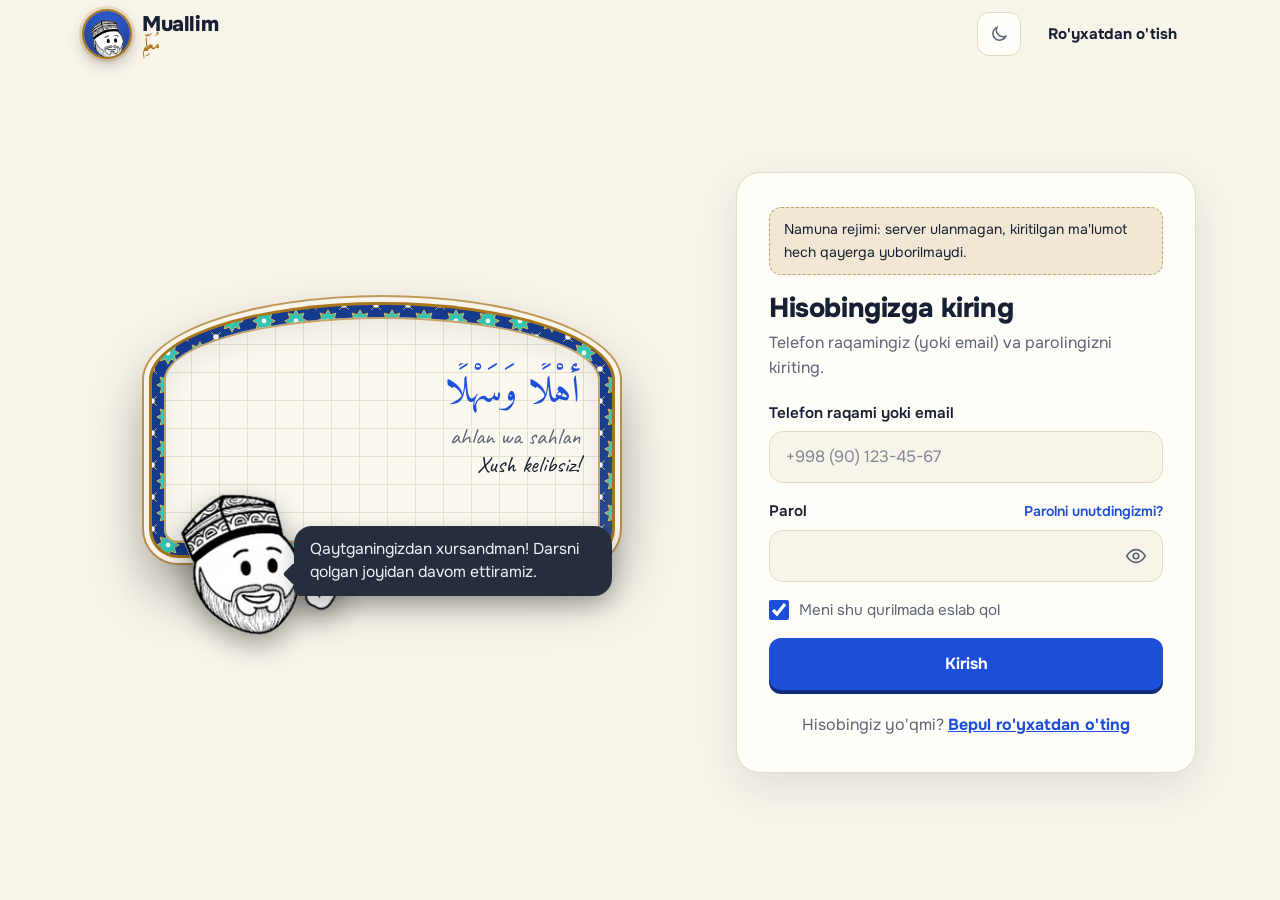
<file: login.html>
<!doctype html>
<html lang="uz">
<head>
  <meta charset="utf-8">
  <meta name="viewport" content="width=device-width, initial-scale=1, viewport-fit=cover">
  <title>Kirish — Muallim</title>
  <meta name="description" content="Muallim hisobingizga kiring va arab tili darslarini davom ettiring.">
  <meta name="theme-color" content="#0a1222">
  <meta name="robots" content="noindex">
  <link rel="icon" href="assets/img/favicon-64.png" type="image/png">
  <link rel="apple-touch-icon" href="assets/img/apple-touch-icon.png">
  <link rel="manifest" href="site.webmanifest">
  <link rel="preconnect" href="https://fonts.googleapis.com">
  <link rel="preconnect" href="https://fonts.gstatic.com" crossorigin>
  <link rel="stylesheet" href="https://fonts.googleapis.com/css2?family=Amiri:wght@400;700&family=Caveat:wght@500;700&family=Onest:wght@400;500;600;700;800&display=swap">
  <link rel="stylesheet" href="assets/css/style.css">
  <script>
    document.documentElement.classList.add('js');
    try { var t = localStorage.getItem('muallim-theme'); if (t === 'light' || t === 'dark') document.documentElement.setAttribute('data-theme', t); } catch (e) {}
  </script>
  <script src="assets/js/main.js" defer></script>
  <script src="assets/js/auth.js" defer></script>
</head>
<body class="auth-page">
  <a class="skip-link" href="#main">Asosiy mazmunga o'tish</a>

  <header class="site-header">
    <div class="container header-inner">
      <a class="brand" href="index.html" aria-label="Muallim — bosh sahifa">
        <span class="brand-mark"><img src="assets/img/ustoz/logo.png" alt="" width="44" height="44"></span>
        <span class="brand-word">Muallim<small lang="ar" dir="rtl">مُعَلِّم</small></span>
      </a>
      <div class="nav-actions">
        <button class="theme-toggle" type="button" aria-label="Yorug' yoki tungi rejim">
          <svg class="icon-sun" viewBox="0 0 24 24" aria-hidden="true"><circle cx="12" cy="12" r="4.5"/><path d="M12 2v2.5M12 19.5V22M2 12h2.5M19.5 12H22M4.9 4.9l1.8 1.8M17.3 17.3l1.8 1.8M4.9 19.1l1.8-1.8M17.3 6.7l1.8-1.8"/></svg>
          <svg class="icon-moon" viewBox="0 0 24 24" aria-hidden="true"><path d="M20 14.5A8 8 0 0 1 9.5 4a8 8 0 1 0 10.5 10.5Z"/></svg>
        </button>
        <a class="btn btn-ghost" href="register.html">Ro'yxatdan o'tish</a>
      </div>
    </div>
  </header>

  <main class="auth-main container" id="main">
    <aside class="auth-side" aria-hidden="true">
      <div class="portal portal-mini">
        <div class="board board-mini">
        <p class="board-ar" lang="ar" dir="rtl">أَهْلًا وَسَهْلًا</p>
        <p class="board-tl">ahlan wa sahlan</p>
        <p class="board-uz">Xush kelibsiz!</p>
      </div>
      </div>
      <div class="ustoz-row">
        <img class="ustoz-img" id="auth-ustoz" data-mood="salom" src="assets/img/ustoz/salom.png" alt="" width="230" height="156">
        <p class="bubble" id="auth-bubble" aria-live="polite">Qaytganingizdan xursandman! Darsni qolgan joyidan davom ettiramiz.</p>
      </div>
    </aside>

    <section class="auth-card" aria-labelledby="login-title">
      <p class="demo-banner" hidden>Namuna rejimi: server ulanmagan, kiritilgan ma'lumot hech qayerga yuborilmaydi.</p>
      <h1 id="login-title">Hisobingizga kiring</h1>
      <p class="auth-lead">Telefon raqamingiz (yoki email) va parolingizni kiriting.</p>

      <form id="login-form" novalidate>
        <div class="field">
          <label for="login-id">Telefon raqami yoki email</label>
          <input id="login-id" name="login" type="text" data-login autocomplete="username" inputmode="tel"
                 placeholder="+998 (90) 123-45-67" aria-describedby="login-id-err" required>
          <p class="field-error" id="login-id-err"></p>
        </div>

        <div class="field">
          <div class="label-row">
            <label for="login-pw">Parol</label>
            <a class="small-link" href="parol-tiklash.html">Parolni unutdingizmi?</a>
          </div>
          <div class="pw-wrap">
            <input id="login-pw" name="password" type="password" autocomplete="current-password" aria-describedby="login-pw-err" required>
            <button class="pw-toggle" type="button" aria-pressed="false" aria-label="Parolni ko'rsatish">
              <svg class="eye-on" viewBox="0 0 24 24" aria-hidden="true"><path d="M2 12s3.6-7 10-7 10 7 10 7-3.6 7-10 7S2 12 2 12z"/><circle cx="12" cy="12" r="3"/></svg>
              <svg class="eye-off" viewBox="0 0 24 24" aria-hidden="true"><path d="M3 3l18 18M10.6 5.1A10 10 0 0 1 12 5c6.4 0 10 7 10 7a17 17 0 0 1-3.2 4.1M6.5 6.6C3.7 8.4 2 12 2 12s3.6 7 10 7a9.6 9.6 0 0 0 4.6-1.2M9.9 9.9a3 3 0 0 0 4.2 4.2"/></svg>
            </button>
          </div>
          <p class="field-error" id="login-pw-err"></p>
        </div>

        <label class="check">
          <input id="login-remember" type="checkbox" checked>
          <span>Meni shu qurilmada eslab qol</span>
        </label>

        <p class="form-msg" role="alert"></p>
        <button class="btn btn-primary btn-lg btn-block" type="submit">Kirish</button>
      </form>

      <p class="auth-switch">Hisobingiz yo'qmi? <a href="register.html">Bepul ro'yxatdan o'ting</a></p>
    </section>
  </main>
</body>
</html>
</file>
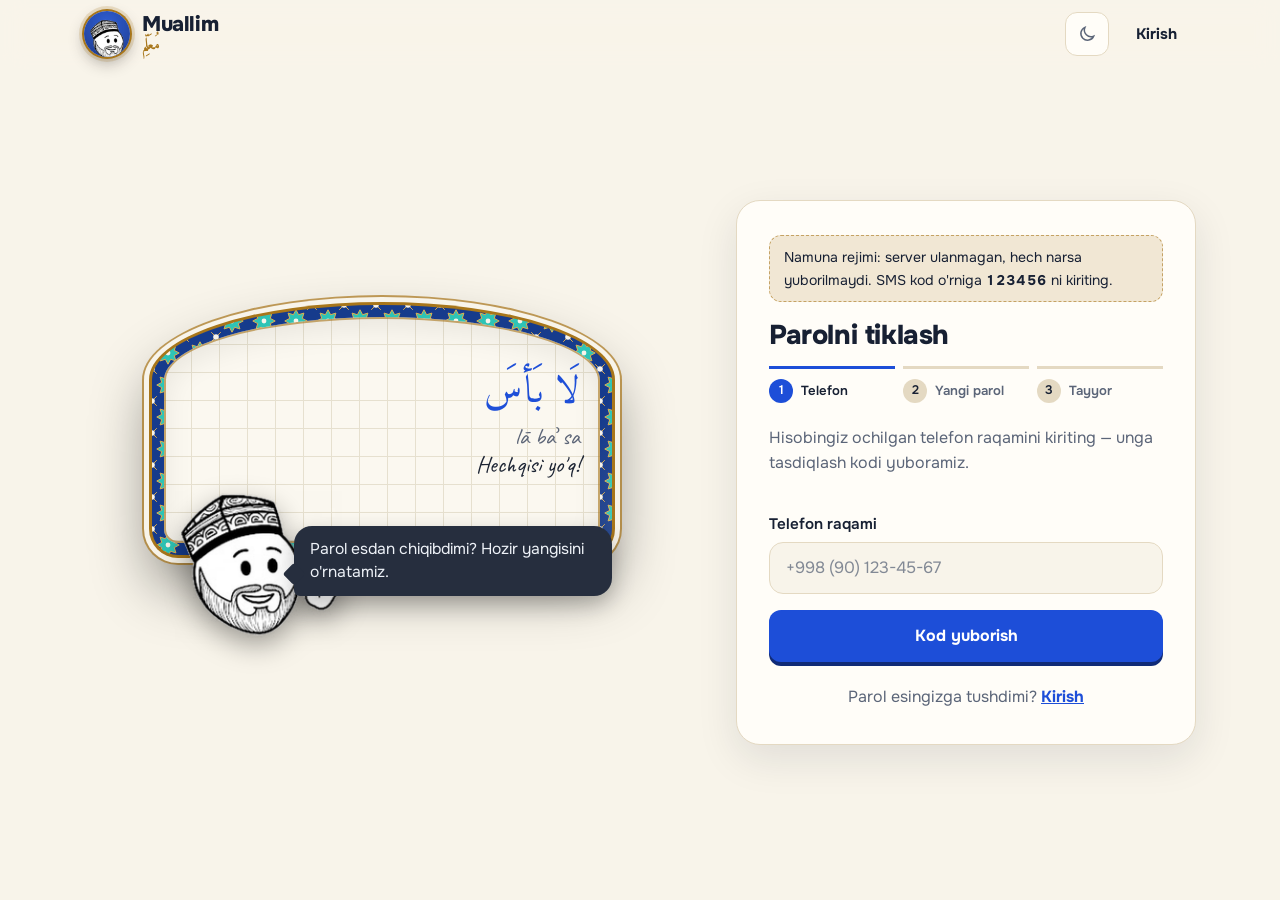
<file: parol-tiklash.html>
<!doctype html>
<html lang="uz">
<head>
  <meta charset="utf-8">
  <meta name="viewport" content="width=device-width, initial-scale=1, viewport-fit=cover">
  <title>Parolni tiklash — Muallim</title>
  <meta name="theme-color" content="#0a1222">
  <meta name="robots" content="noindex">
  <link rel="icon" href="assets/img/favicon-64.png" type="image/png">
  <link rel="apple-touch-icon" href="assets/img/apple-touch-icon.png">
  <link rel="manifest" href="site.webmanifest">
  <link rel="preconnect" href="https://fonts.googleapis.com">
  <link rel="preconnect" href="https://fonts.gstatic.com" crossorigin>
  <link rel="stylesheet" href="https://fonts.googleapis.com/css2?family=Amiri:wght@400;700&family=Caveat:wght@500;700&family=Onest:wght@400;500;600;700;800&display=swap">
  <link rel="stylesheet" href="assets/css/style.css">
  <script>
    document.documentElement.classList.add('js');
    try { var t = localStorage.getItem('muallim-theme'); if (t === 'light' || t === 'dark') document.documentElement.setAttribute('data-theme', t); } catch (e) {}
  </script>
  <script src="assets/js/main.js" defer></script>
  <script src="assets/js/auth.js" defer></script>
</head>
<body class="auth-page">
  <a class="skip-link" href="#main">Asosiy mazmunga o'tish</a>

  <header class="site-header">
    <div class="container header-inner">
      <a class="brand" href="index.html" aria-label="Muallim — bosh sahifa">
        <span class="brand-mark"><img src="assets/img/ustoz/logo.png" alt="" width="44" height="44"></span>
        <span class="brand-word">Muallim<small lang="ar" dir="rtl">مُعَلِّم</small></span>
      </a>
      <div class="nav-actions">
        <button class="theme-toggle" type="button" aria-label="Yorug' yoki tungi rejim">
          <svg class="icon-sun" viewBox="0 0 24 24" aria-hidden="true"><circle cx="12" cy="12" r="4.5"/><path d="M12 2v2.5M12 19.5V22M2 12h2.5M19.5 12H22M4.9 4.9l1.8 1.8M17.3 17.3l1.8 1.8M4.9 19.1l1.8-1.8M17.3 6.7l1.8-1.8"/></svg>
          <svg class="icon-moon" viewBox="0 0 24 24" aria-hidden="true"><path d="M20 14.5A8 8 0 0 1 9.5 4a8 8 0 1 0 10.5 10.5Z"/></svg>
        </button>
        <a class="btn btn-ghost" href="login.html">Kirish</a>
      </div>
    </div>
  </header>

  <main class="auth-main container" id="main">
    <aside class="auth-side" aria-hidden="true">
      <div class="portal portal-mini">
        <div class="board board-mini">
        <p class="board-ar" lang="ar" dir="rtl">لَا بَأْسَ</p>
        <p class="board-tl">lā baʾsa</p>
        <p class="board-uz">Hechqisi yo'q!</p>
      </div>
      </div>
      <div class="ustoz-row">
        <img class="ustoz-img" id="auth-ustoz" data-mood="salom" src="assets/img/ustoz/salom.png" alt="" width="230" height="156">
        <p class="bubble" id="auth-bubble" aria-live="polite">Parol esdan chiqibdimi? Hozir yangisini o'rnatamiz.</p>
      </div>
    </aside>

    <section class="auth-card" id="reset" aria-labelledby="reset-title">
      <p class="demo-banner" hidden>Namuna rejimi: server ulanmagan, hech narsa yuborilmaydi. SMS kod o'rniga <b data-demo-code></b> ni kiriting.</p>
      <h1 id="reset-title">Parolni tiklash</h1>

      <ol class="steps-dots" aria-label="Parolni tiklash bosqichlari">
        <li class="is-current" aria-current="step"><span>1</span>Telefon</li>
        <li><span>2</span>Yangi parol</li>
        <li><span>3</span>Tayyor</li>
      </ol>

      <form id="reset-form-1" data-step="1" novalidate>
        <p class="auth-lead">Hisobingiz ochilgan telefon raqamini kiriting — unga tasdiqlash kodi yuboramiz.</p>
        <div class="field">
          <label for="reset-phone">Telefon raqami</label>
          <input id="reset-phone" type="tel" data-phone autocomplete="tel" inputmode="tel" placeholder="+998 (90) 123-45-67" aria-describedby="reset-phone-err" required>
          <p class="field-error" id="reset-phone-err"></p>
        </div>
        <p class="form-msg" role="alert"></p>
        <button class="btn btn-primary btn-lg btn-block" type="submit">Kod yuborish</button>
      </form>

      <form id="reset-form-2" data-step="2" hidden novalidate>
        <p class="auth-lead"><b id="reset-phone-shown"></b> raqamiga yuborilgan kodni kiriting.</p>
        <fieldset class="otp" id="reset-otp">
          <legend class="visually-hidden">SMS kod</legend>
          <input type="text" inputmode="numeric" autocomplete="one-time-code" aria-label="1-raqam">
          <input type="text" inputmode="numeric" aria-label="2-raqam">
          <input type="text" inputmode="numeric" aria-label="3-raqam">
          <input type="text" inputmode="numeric" aria-label="4-raqam">
          <input type="text" inputmode="numeric" aria-label="5-raqam">
          <input type="text" inputmode="numeric" aria-label="6-raqam">
        </fieldset>
        <div class="field">
          <label for="reset-pw">Yangi parol</label>
          <div class="pw-wrap">
            <input id="reset-pw" type="password" autocomplete="new-password" data-strength="reset-meter" aria-describedby="reset-meter reset-pw-err">
            <button class="pw-toggle" type="button" aria-pressed="false" aria-label="Parolni ko'rsatish">
              <svg class="eye-on" viewBox="0 0 24 24" aria-hidden="true"><path d="M2 12s3.6-7 10-7 10 7 10 7-3.6 7-10 7S2 12 2 12z"/><circle cx="12" cy="12" r="3"/></svg>
              <svg class="eye-off" viewBox="0 0 24 24" aria-hidden="true"><path d="M3 3l18 18M10.6 5.1A10 10 0 0 1 12 5c6.4 0 10 7 10 7a17 17 0 0 1-3.2 4.1M6.5 6.6C3.7 8.4 2 12 2 12s3.6 7 10 7a9.6 9.6 0 0 0 4.6-1.2M9.9 9.9a3 3 0 0 0 4.2 4.2"/></svg>
            </button>
          </div>
          <div class="meter" id="reset-meter" data-level="-1"><span></span><span></span><span></span><span></span><p class="meter-label">Kamida 8 belgi</p></div>
          <p class="field-error" id="reset-pw-err"></p>
        </div>
        <div class="field">
          <label for="reset-pw2">Yangi parolni takrorlang</label>
          <input id="reset-pw2" type="password" autocomplete="new-password" aria-describedby="reset-pw2-err">
          <p class="field-error" id="reset-pw2-err"></p>
        </div>
        <p class="form-msg" role="alert"></p>
        <button class="btn btn-primary btn-lg btn-block" type="submit">Parolni saqlash</button>
        <div class="row-links">
          <button class="link-btn" id="reset-back" type="button">← Raqamni o'zgartirish</button>
          <button class="link-btn" id="reset-resend" type="button">Kodni qayta yuborish</button>
        </div>
      </form>

      <div class="done" data-step="3" hidden>
        <div class="done-badge" aria-hidden="true"><svg viewBox="0 0 24 24"><path d="M5 12.5l4.5 4.5L19 7.5"/></svg></div>
        <h2>Parol yangilandi</h2>
        <p>Endi yangi parolingiz bilan kirishingiz mumkin.</p>
        <a class="btn btn-primary btn-lg btn-block" href="login.html">Kirish sahifasiga o'tish</a>
      </div>

      <p class="auth-switch">Parol esingizga tushdimi? <a href="login.html">Kirish</a></p>
    </section>
  </main>
</body>
</html>
</file>
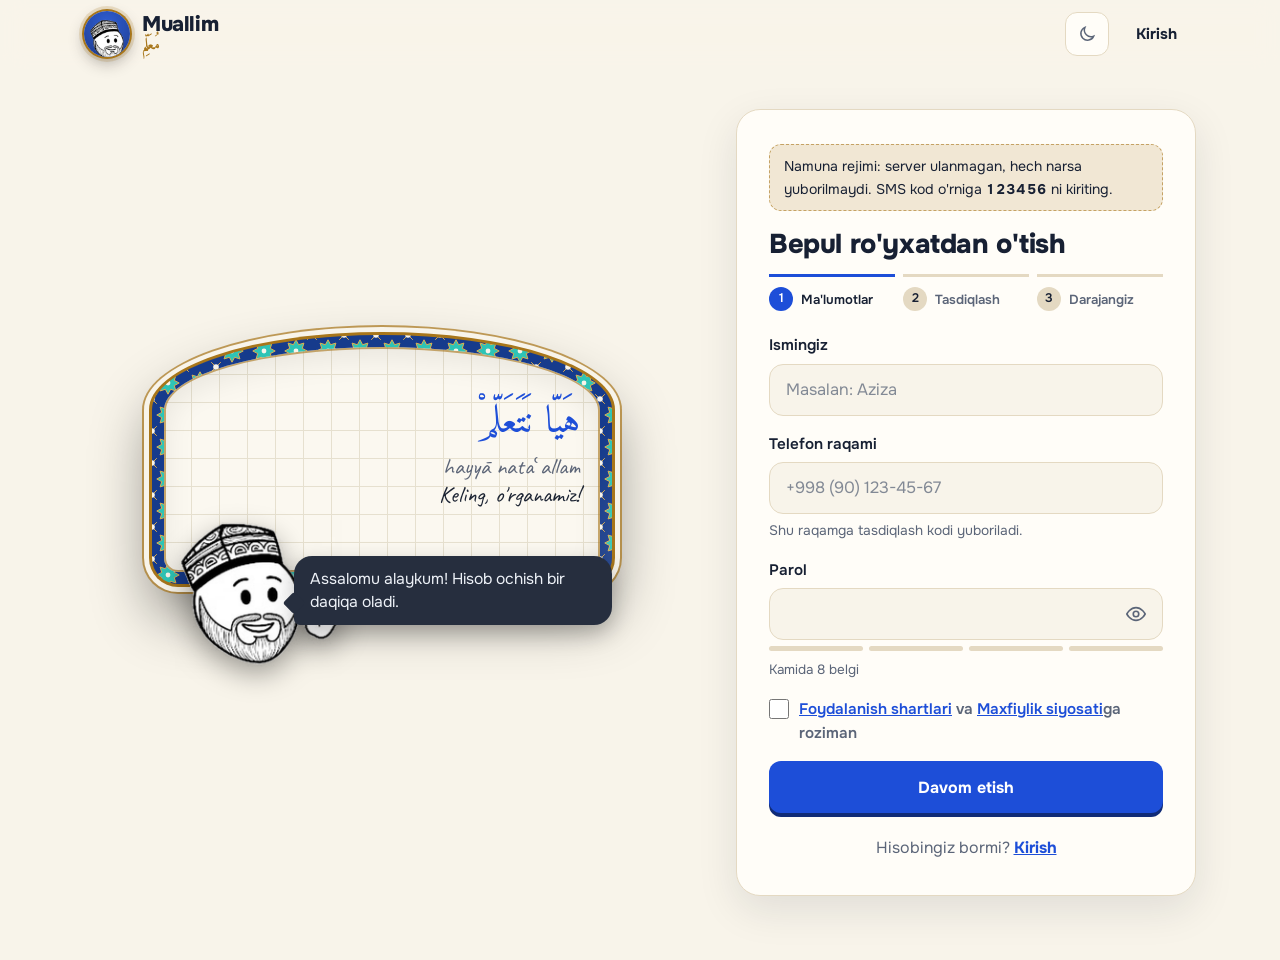
<file: register.html>
<!doctype html>
<html lang="uz">
<head>
  <meta charset="utf-8">
  <meta name="viewport" content="width=device-width, initial-scale=1, viewport-fit=cover">
  <title>Ro'yxatdan o'tish — Muallim</title>
  <meta name="description" content="Muallim'da bepul hisob oching va arab tilini o'zbek tilida o'rganishni boshlang.">
  <meta name="theme-color" content="#0a1222">
  <link rel="icon" href="assets/img/favicon-64.png" type="image/png">
  <link rel="apple-touch-icon" href="assets/img/apple-touch-icon.png">
  <link rel="manifest" href="site.webmanifest">
  <link rel="preconnect" href="https://fonts.googleapis.com">
  <link rel="preconnect" href="https://fonts.gstatic.com" crossorigin>
  <link rel="stylesheet" href="https://fonts.googleapis.com/css2?family=Amiri:wght@400;700&family=Caveat:wght@500;700&family=Onest:wght@400;500;600;700;800&display=swap">
  <link rel="stylesheet" href="assets/css/style.css">
  <script>
    document.documentElement.classList.add('js');
    try { var t = localStorage.getItem('muallim-theme'); if (t === 'light' || t === 'dark') document.documentElement.setAttribute('data-theme', t); } catch (e) {}
  </script>
  <script src="assets/js/main.js" defer></script>
  <script src="assets/js/auth.js" defer></script>
</head>
<body class="auth-page">
  <a class="skip-link" href="#main">Asosiy mazmunga o'tish</a>

  <header class="site-header">
    <div class="container header-inner">
      <a class="brand" href="index.html" aria-label="Muallim — bosh sahifa">
        <span class="brand-mark"><img src="assets/img/ustoz/logo.png" alt="" width="44" height="44"></span>
        <span class="brand-word">Muallim<small lang="ar" dir="rtl">مُعَلِّم</small></span>
      </a>
      <div class="nav-actions">
        <button class="theme-toggle" type="button" aria-label="Yorug' yoki tungi rejim">
          <svg class="icon-sun" viewBox="0 0 24 24" aria-hidden="true"><circle cx="12" cy="12" r="4.5"/><path d="M12 2v2.5M12 19.5V22M2 12h2.5M19.5 12H22M4.9 4.9l1.8 1.8M17.3 17.3l1.8 1.8M4.9 19.1l1.8-1.8M17.3 6.7l1.8-1.8"/></svg>
          <svg class="icon-moon" viewBox="0 0 24 24" aria-hidden="true"><path d="M20 14.5A8 8 0 0 1 9.5 4a8 8 0 1 0 10.5 10.5Z"/></svg>
        </button>
        <a class="btn btn-ghost" href="login.html">Kirish</a>
      </div>
    </div>
  </header>

  <main class="auth-main container" id="main">
    <aside class="auth-side" aria-hidden="true">
      <div class="portal portal-mini">
        <div class="board board-mini">
        <p class="board-ar" lang="ar" dir="rtl">هَيَّا نَتَعَلَّمْ</p>
        <p class="board-tl">hayyā nataʿallam</p>
        <p class="board-uz">Keling, o'rganamiz!</p>
      </div>
      </div>
      <div class="ustoz-row">
        <img class="ustoz-img" id="auth-ustoz" data-mood="salom" src="assets/img/ustoz/salom.png" alt="" width="230" height="156">
        <p class="bubble" id="auth-bubble" aria-live="polite">Assalomu alaykum! Hisob ochish bir daqiqa oladi.</p>
      </div>
    </aside>

    <section class="auth-card" id="register" aria-labelledby="reg-title">
      <p class="demo-banner" hidden>Namuna rejimi: server ulanmagan, hech narsa yuborilmaydi. SMS kod o'rniga <b data-demo-code></b> ni kiriting.</p>
      <h1 id="reg-title">Bepul ro'yxatdan o'tish</h1>

      <ol class="steps-dots" aria-label="Ro'yxatdan o'tish bosqichlari">
        <li class="is-current" aria-current="step"><span>1</span>Ma'lumotlar</li>
        <li><span>2</span>Tasdiqlash</li>
        <li><span>3</span>Darajangiz</li>
      </ol>

      <!-- 1-qadam -->
      <form id="reg-form-1" data-step="1" novalidate>
        <div class="field">
          <label for="reg-name">Ismingiz</label>
          <input id="reg-name" name="name" type="text" autocomplete="name" placeholder="Masalan: Aziza" aria-describedby="reg-name-err" required>
          <p class="field-error" id="reg-name-err"></p>
        </div>
        <div class="field">
          <label for="reg-phone">Telefon raqami</label>
          <input id="reg-phone" name="phone" type="tel" data-phone autocomplete="tel" inputmode="tel" placeholder="+998 (90) 123-45-67" aria-describedby="reg-phone-hint reg-phone-err" required>
          <p class="field-hint" id="reg-phone-hint">Shu raqamga tasdiqlash kodi yuboriladi.</p>
          <p class="field-error" id="reg-phone-err"></p>
        </div>
        <div class="field">
          <label for="reg-pw">Parol</label>
          <div class="pw-wrap">
            <input id="reg-pw" name="password" type="password" autocomplete="new-password" data-strength="reg-meter" aria-describedby="reg-meter reg-pw-err" required>
            <button class="pw-toggle" type="button" aria-pressed="false" aria-label="Parolni ko'rsatish">
              <svg class="eye-on" viewBox="0 0 24 24" aria-hidden="true"><path d="M2 12s3.6-7 10-7 10 7 10 7-3.6 7-10 7S2 12 2 12z"/><circle cx="12" cy="12" r="3"/></svg>
              <svg class="eye-off" viewBox="0 0 24 24" aria-hidden="true"><path d="M3 3l18 18M10.6 5.1A10 10 0 0 1 12 5c6.4 0 10 7 10 7a17 17 0 0 1-3.2 4.1M6.5 6.6C3.7 8.4 2 12 2 12s3.6 7 10 7a9.6 9.6 0 0 0 4.6-1.2M9.9 9.9a3 3 0 0 0 4.2 4.2"/></svg>
            </button>
          </div>
          <div class="meter" id="reg-meter" data-level="-1"><span></span><span></span><span></span><span></span><p class="meter-label">Kamida 8 belgi</p></div>
          <p class="field-error" id="reg-pw-err"></p>
        </div>
        <div class="field">
          <label class="check">
            <input id="reg-agree" type="checkbox" aria-describedby="reg-agree-err">
            <span><a href="#">Foydalanish shartlari</a> va <a href="#">Maxfiylik siyosati</a>ga roziman</span>
          </label>
          <p class="field-error" id="reg-agree-err"></p>
        </div>
        <p class="form-msg" role="alert"></p>
        <button class="btn btn-primary btn-lg btn-block" type="submit">Davom etish</button>
      </form>

      <!-- 2-qadam -->
      <form id="reg-form-2" data-step="2" hidden novalidate>
        <p class="auth-lead"><b id="reg-phone-shown"></b> raqamiga 6 xonali kod yubordik.</p>
        <fieldset class="otp" id="reg-otp">
          <legend class="visually-hidden">SMS kod</legend>
          <input type="text" inputmode="numeric" autocomplete="one-time-code" aria-label="1-raqam">
          <input type="text" inputmode="numeric" aria-label="2-raqam">
          <input type="text" inputmode="numeric" aria-label="3-raqam">
          <input type="text" inputmode="numeric" aria-label="4-raqam">
          <input type="text" inputmode="numeric" aria-label="5-raqam">
          <input type="text" inputmode="numeric" aria-label="6-raqam">
        </fieldset>
        <p class="form-msg" role="alert"></p>
        <button class="btn btn-primary btn-lg btn-block" type="submit">Tasdiqlash</button>
        <div class="row-links">
          <button class="link-btn" id="reg-back" type="button">← Raqamni o'zgartirish</button>
          <button class="link-btn" id="reg-resend" type="button">Kodni qayta yuborish</button>
        </div>
      </form>

      <!-- 3-qadam -->
      <form id="reg-form-3" data-step="3" hidden novalidate>
        <fieldset class="choice">
          <legend>Arab tilini qanchalik bilasiz?</legend>
          <label class="choice-card">
            <input type="radio" name="level" value="zero">
            <span class="choice-ar" lang="ar" dir="rtl">ا ب ت</span>
            <span><b>Noldan boshlayman</b><small>Alifboni hali bilmayman</small></span>
          </label>
          <label class="choice-card">
            <input type="radio" name="level" value="alphabet">
            <span class="choice-ar" lang="ar" dir="rtl">كِتَابٌ</span>
            <span><b>Alifboni bilaman</b><small>Harflarni taniyman, sekin o'qiyman</small></span>
          </label>
          <label class="choice-card">
            <input type="radio" name="level" value="reader">
            <span class="choice-ar" lang="ar" dir="rtl">هَذَا كِتَابٌ</span>
            <span><b>O'qiy olaman</b><small>Harakatli matnni o'qiyman, tushunishni xohlayman</small></span>
          </label>
        </fieldset>
        <fieldset class="choice choice-goals">
          <legend>Nima uchun o'rganyapsiz? <small>(ixtiyoriy)</small></legend>
          <label class="chip-check"><input type="checkbox" name="goal" value="oqish"><span>Matnni tushunib o'qish</span></label>
          <label class="chip-check"><input type="checkbox" name="goal" value="sozlashuv"><span>So'zlashuv</span></label>
          <label class="chip-check"><input type="checkbox" name="goal" value="grammatika"><span>Grammatika</span></label>
          <label class="chip-check"><input type="checkbox" name="goal" value="imtihon"><span>Imtihonga tayyorgarlik</span></label>
        </fieldset>
        <p class="form-msg" role="alert"></p>
        <button class="btn btn-primary btn-lg btn-block" type="submit">Tayyor</button>
      </form>

      <!-- Tabrik -->
      <div class="done" data-step="4" hidden>
        <div class="done-badge" aria-hidden="true">
          <svg viewBox="0 0 24 24"><path d="M5 12.5l4.5 4.5L19 7.5"/></svg>
        </div>
        <h2>Xush kelibsiz, <span id="reg-done-name"></span>!</h2>
        <p>Hisobingiz tayyor. Siz uchun tavsiya etilgan birinchi dars:</p>
        <p class="done-rec" id="reg-done-rec"></p>
        <a class="btn btn-primary btn-lg btn-block" id="reg-start" href="index.html">Birinchi darsni boshlash</a>
        <p class="form-msg" role="status"></p>
      </div>

      <p class="auth-switch">Hisobingiz bormi? <a href="login.html">Kirish</a></p>
    </section>
  </main>
</body>
</html>
</file>
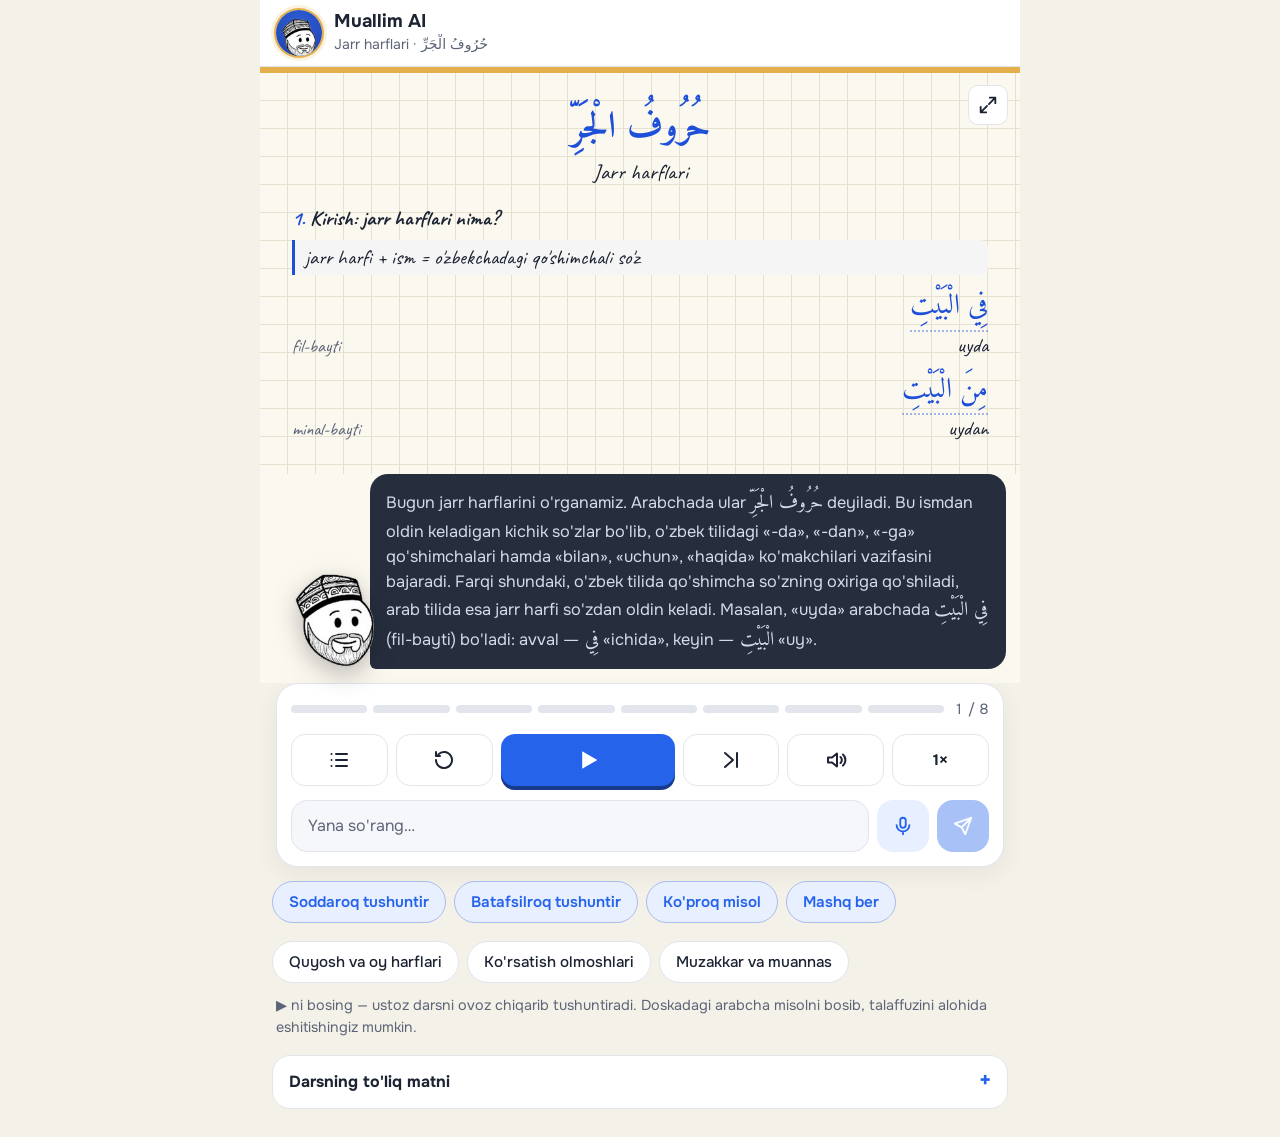
<file: demo/kino-dars.html>
<!doctype html>
<html lang="uz">
<head>
<meta charset="utf-8">
<meta name="viewport" content="width=device-width, initial-scale=1, viewport-fit=cover">
<title>Muallim kino-dars</title>
<link rel="preconnect" href="https://fonts.googleapis.com">
<link rel="preconnect" href="https://fonts.gstatic.com" crossorigin>
<link rel="stylesheet" href="https://fonts.googleapis.com/css2?family=Amiri:wght@400;700&family=Caveat:wght@500;700&family=Onest:wght@400;500;600;700;800&display=swap">
<style>
  /* Kino-dars: yuqorida katakli doska (sahna), ostida ustoz va subtitr, pastda pleyer va savol paneli, eng pastda darsning to'liq matni. */
  :root {
    --page: #f4f1e8;
    --paper: #fbf8f0;
    --grid: #e6e0cf;
    --surface: #ffffff;
    --line: #e2e5ec;
    --ink: #1c2433;
    --ink-soft: #5c6577;
    --chalk: #1e4fd8;          /* doskadagi arabcha yozuv */
    --primary: #2563eb;
    --primary-ink: #ffffff;
    --primary-soft: #e8efff;
    --bubble: #262e3e;
    --bubble-text: #d5dbe7;
    --bubble-now: #fcd34d;
    --ok: #15803d;
    --warn: #b45309;
    --danger: #dc2626;
    --font: "Onest", system-ui, -apple-system, "Segoe UI", Roboto, sans-serif;
    --font-ar: "Amiri", "Noto Naskh Arabic", "Geeza Pro", "Traditional Arabic", serif;
    --font-hand: "Caveat", "Segoe Print", "Comic Sans MS", cursive;
    color-scheme: light;
  }
  * { box-sizing: border-box; }
  body {
    margin: 0;
    background: var(--page);
    color: var(--ink);
    font-family: var(--font);
    font-size: 16px;
    line-height: 1.5;
  }
  button { font: inherit; color: inherit; }
  :focus-visible { outline: 3px solid var(--primary); outline-offset: 2px; }
  .ar { font-family: var(--font-ar); }
  .wrap { max-width: 760px; margin: 0 auto; }

  /* ---------- Sarlavha ---------- */
  .top {
    display: flex; align-items: center; gap: 12px;
    padding: 10px 16px;
    background: var(--surface);
    border-bottom: 1px solid var(--line);
  }
  .top .avatar { width: 46px; height: 46px; flex: none; border-radius: 50%; display: grid; place-items: center; overflow: hidden;
    background: radial-gradient(circle at 50% 30%, #2f5fd6, #1e40af); box-shadow: 0 0 0 2px #e3b04b, 0 0 0 5px rgba(227,176,75,.18); }
  .top .avatar img { width: 42px; height: auto; margin-top: 8px; }
  .who { flex: 1; min-width: 0; }
  .who h1 { margin: 0; font-size: 1.15rem; line-height: 1.2; }
  .who p { margin: 2px 0 0; color: var(--ink-soft); font-size: .88rem; white-space: nowrap; overflow: hidden; text-overflow: ellipsis; }
  .icon-btn {
    flex: none; width: 44px; height: 44px;
    display: grid; place-items: center;
    border: 1px solid var(--line); border-radius: 12px;
    background: var(--surface); color: var(--ink); cursor: pointer;
    touch-action: manipulation;
  }
  .icon-btn svg { width: 22px; height: 22px; fill: none; stroke: currentColor; stroke-width: 2; stroke-linecap: round; stroke-linejoin: round; }

  /* ---------- Sahna: doska ---------- */
  .stage { background: var(--paper); }
  .doska {
    position: relative;
    min-height: 300px;
    padding: 22px 18px 26px;
    background-color: var(--paper);
    background-image:
      linear-gradient(var(--grid) 1px, transparent 1px),
      linear-gradient(90deg, var(--grid) 1px, transparent 1px);
    background-size: 28px 28px;
    background-position: -1px -1px;
  }
  .doska-head { text-align: center; }
  .doska-ar { margin: 0; color: var(--chalk); font-family: var(--font-ar); font-size: 1.9rem; font-weight: 700; line-height: 1.5; }
  .doska-uz { margin: 0; font-family: var(--font-hand); font-size: 1.35rem; color: var(--ink); }
  .doska-step {
    margin: 14px 0 6px;
    font-family: var(--font-hand); font-size: 1.3rem; font-weight: 700; color: var(--ink);
    text-wrap: balance;
  }
  .doska-step .num { color: var(--chalk); }
  .doska-lines { list-style: none; margin: 0; padding: 0; display: grid; gap: 10px; }

  .ln { font-family: var(--font-hand); font-size: 1.3rem; line-height: 1.3; color: var(--ink); }
  .ln.ex {
    display: grid; gap: 0 12px;
    grid-template-columns: minmax(0, 1fr) auto;
    align-items: baseline;
  }
  .ln-ar {
    grid-column: 1 / -1;
    justify-self: end;
    all: unset;
    grid-column: 1 / -1;
    justify-self: end;
    direction: rtl;
    font-family: var(--font-ar); font-size: 1.75rem; line-height: 1.6; color: var(--chalk);
    cursor: pointer;
    border-bottom: 2px dotted color-mix(in srgb, var(--chalk) 40%, transparent);
    touch-action: manipulation;
  }
  .ln-ar:focus-visible { outline: 3px solid var(--primary); outline-offset: 2px; border-radius: 4px; }
  .ln-tl { color: var(--ink-soft); font-size: 1.15rem; min-width: 0; overflow-wrap: anywhere; }
  .ln-uz { color: var(--ink); text-align: end; min-width: 0; overflow-wrap: anywhere; }
  .ln.rule {
    padding: 4px 10px;
    border-left: 3px solid var(--chalk);
    background: color-mix(in srgb, var(--paper) 70%, var(--primary-soft));
    border-radius: 0 8px 8px 0;
  }
  .ln.rule .ar { font-size: 1.3em; color: var(--chalk); }

  /* Yozilish effekti: qatorlar ustoz gapirayotganda birin-ketin chiqadi */
  .doska.is-live .ln { opacity: 0; transform: translateY(6px); }
  .doska.is-live .ln.shown { opacity: 1; transform: none; transition: opacity .45s ease, transform .45s ease; }
  .doska-wait { margin: 18px 0 0; text-align: center; font-family: var(--font-hand); font-size: 1.35rem; color: var(--ink-soft); }
  .doska-wait::after { content: "…"; animation: dots 1.2s steps(4) infinite; display: inline-block; width: 1em; text-align: left; }
  @keyframes dots { 0% { clip-path: inset(0 100% 0 0); } 100% { clip-path: inset(0 0 0 0); } }

  .fs-btn { position: absolute; top: 12px; right: 12px; width: 40px; height: 40px; border-radius: 10px; }

  /* ---------- Ustoz va subtitr ---------- */
  .doska { border-top: 6px solid #e3b04b; }
  .tutor { display: flex; align-items: flex-end; gap: 10px; padding: 0 14px 14px; background: var(--paper); }
  .mascot { width: 150px; height: auto; flex: none; margin: 0 -44px -4px -20px; filter: drop-shadow(0 8px 12px rgba(0,0,0,.25)); }
  .mascot .mouth { transform-origin: 50% 40%; transform-box: fill-box; }
  .mascot.is-talking .mouth { animation: talk .28s ease-in-out infinite alternate; }
  .mascot.is-talking .head { animation: bob 1.4s ease-in-out infinite; transform-origin: 50% 100%; transform-box: fill-box; }
  @keyframes talk { from { transform: scaleY(.35); } to { transform: scaleY(1.15); } }
  @keyframes bob { 50% { transform: rotate(-2.5deg); } }

  .bubble {
    flex: 1; min-width: 0;
    margin: 0;
    padding: 14px 16px;
    border-radius: 18px 18px 18px 6px;
    background: var(--bubble); color: var(--bubble-text);
    font-size: 1.02rem; line-height: 1.55;
    max-height: 13.5rem; overflow-y: auto;
  }
  .bubble .pc { transition: color .2s; }
  .bubble .pc.now { color: var(--bubble-now); }
  .bubble .pc.ar { font-size: 1.2em; }
  .bubble.is-thinking { color: var(--bubble-text); font-style: italic; }

  /* ---------- Pleyer ---------- */
  .deck {
    margin: 0 12px;
    padding: 14px;
    background: var(--surface);
    border: 1px solid var(--line);
    border-radius: 22px;
    box-shadow: 0 8px 24px rgba(28, 36, 51, .06);
    display: grid; gap: 14px;
  }
  .prog { display: flex; align-items: center; gap: 10px; }
  .segs { flex: 1; display: flex; gap: 6px; min-width: 0; }
  .seg {
    flex: 1; height: 8px; min-width: 0;
    border: 0; padding: 0; border-radius: 99px;
    background: var(--line); cursor: pointer; position: relative; overflow: hidden;
  }
  .seg > i { position: absolute; inset: 0 auto 0 0; width: 0; background: var(--primary); border-radius: inherit; transition: width .3s; }
  .seg.done > i { width: 100%; }
  .seg.pending { cursor: default; animation: pend 1.2s ease-in-out infinite; }
  @keyframes pend { 50% { opacity: .45; } }
  .count { flex: none; color: var(--ink-soft); font-size: .92rem; font-variant-numeric: tabular-nums; }

  .ctrls { display: grid; grid-template-columns: 1fr 1fr 1.8fr 1fr 1fr 1fr; gap: 8px; }
  .ctrl {
    min-height: 52px;
    display: grid; place-items: center;
    border: 1px solid var(--line); border-radius: 14px;
    background: var(--surface); color: var(--ink); cursor: pointer;
    font-weight: 700; font-size: .95rem;
    touch-action: manipulation;
  }
  .ctrl svg { width: 24px; height: 24px; fill: none; stroke: currentColor; stroke-width: 2; stroke-linecap: round; stroke-linejoin: round; }
  .ctrl:disabled { opacity: .4; cursor: not-allowed; }
  .ctrl.play { background: var(--primary); color: var(--primary-ink); border-color: transparent; box-shadow: 0 4px 0 color-mix(in srgb, var(--primary) 60%, #000); }
  .ctrl.play svg { width: 28px; height: 28px; fill: currentColor; stroke: none; }
  .ctrl.play .i-pause { display: none; }
  .ctrl.play[aria-pressed="true"] .i-play { display: none; }
  .ctrl.play[aria-pressed="true"] .i-pause { display: block; }
  .ctrl.mute .i-off { display: none; }
  .ctrl.mute[aria-pressed="true"] .i-on { display: none; }
  .ctrl.mute[aria-pressed="true"] .i-off { display: block; }
  .ctrl.mute[aria-pressed="true"] { color: var(--danger); }

  .ask { display: flex; gap: 8px; align-items: flex-end; }
  .ask textarea {
    flex: 1; min-width: 0;
    min-height: 52px; max-height: 8rem;
    padding: 13px 16px;
    resize: none;
    border: 1px solid var(--line); border-radius: 16px;
    background: #f6f7fb; color: var(--ink);
    font: inherit;
  }
  .ask textarea::placeholder { color: var(--ink-soft); }
  .round {
    flex: none; width: 52px; height: 52px;
    display: grid; place-items: center;
    border: 0; border-radius: 16px; cursor: pointer;
    touch-action: manipulation;
  }
  .round svg { width: 22px; height: 22px; fill: none; stroke: currentColor; stroke-width: 2; stroke-linecap: round; stroke-linejoin: round; }
  .mic { background: var(--primary-soft); color: var(--primary); }
  .mic.is-listening { background: var(--danger); color: #fff; animation: ring 1.2s ease-in-out infinite; }
  @keyframes ring { 50% { box-shadow: 0 0 0 8px color-mix(in srgb, var(--danger) 22%, transparent); } }
  .send { background: var(--primary); color: var(--primary-ink); }
  .send:disabled { background: color-mix(in srgb, var(--primary) 40%, #fff); cursor: not-allowed; }

  /* ---------- Tezkor so'rovlar va holat ---------- */
  .quick { display: flex; flex-wrap: wrap; gap: 8px; padding: 14px 12px 4px; }
  .chip {
    min-height: 42px; padding: 8px 16px;
    border: 1px solid color-mix(in srgb, var(--primary) 30%, var(--line));
    border-radius: 999px;
    background: var(--primary-soft); color: var(--primary);
    font-size: .95rem; font-weight: 600; cursor: pointer;
    touch-action: manipulation;
  }
  .chip:disabled { opacity: .5; cursor: not-allowed; }
  .chip.ghost { background: var(--surface); color: var(--ink); border-color: var(--line); font-weight: 500; }

  .note { margin: 8px 16px 0; color: var(--ink-soft); font-size: .9rem; }
  .note:empty { display: none; }
  .note.is-warn { color: var(--warn); }
  .note.is-error { color: var(--danger); }
  .note.is-ok { color: var(--ok); }

  /* ---------- Darsning to'liq matni ---------- */
  .script { margin: 16px 12px 28px; background: var(--surface); border: 1px solid var(--line); border-radius: 18px; }
  .script > summary { padding: 14px 16px; font-weight: 700; cursor: pointer; list-style: none; display: flex; justify-content: space-between; gap: 12px; }
  .script > summary::-webkit-details-marker { display: none; }
  .script > summary::after { content: "+"; color: var(--primary); font-size: 1.3rem; line-height: 1; }
  .script[open] > summary::after { content: "−"; }
  .script ol { margin: 0; padding: 0 16px 16px; list-style: none; display: grid; gap: 10px; }
  .script li > button {
    all: unset; box-sizing: border-box; display: block; width: 100%;
    padding: 12px 14px; border-radius: 12px; border: 1px solid var(--line); cursor: pointer;
  }
  .script li > button:focus-visible { outline: 3px solid var(--primary); outline-offset: 2px; }
  .script li.is-current > button { border-color: var(--primary); background: var(--primary-soft); }
  .script h3 { margin: 0 0 4px; font-size: 1rem; }
  .script p { margin: 0; color: var(--ink-soft); font-size: .95rem; }
  .script .ar { font-size: 1.2em; color: var(--chalk); }

  .visually-hidden { position: absolute !important; width: 1px; height: 1px; overflow: hidden; clip: rect(0 0 0 0); white-space: nowrap; }

  /* To'liq ekran (kino) rejimi */
  .stage:fullscreen { overflow-y: auto; display: flex; flex-direction: column; justify-content: center; }
  .stage:fullscreen .doska { flex: 1; }

  @media (min-width: 640px) {
    .doska { padding: 28px 32px 32px; min-height: 340px; }
    .doska-ar { font-size: 2.3rem; }
    .deck { margin: 0 16px; }
  }
  @media (max-width: 380px) {
    .ctrls { gap: 6px; }
    .ctrl { min-height: 46px; border-radius: 12px; }
  }
  @media (prefers-reduced-motion: reduce) {
    .mascot.is-talking .mouth, .mascot.is-talking .head, .mic.is-listening, .seg.pending, .doska-wait::after { animation: none; }
    .doska.is-live .ln { transform: none; }
  }
</style>
</head>
<body>
<div class="wrap">
  <header class="top">
    <span class="avatar" aria-hidden="true"><img src="../assets/img/ustoz/logo.png" alt=""></span>
    <div class="who">
      <h1>Muallim AI</h1>
      <p id="topic-line">Kino-dars</p>
    </div>
  </header>

  <section class="stage" id="stage" aria-label="Dars sahnasi">
    <div class="doska" id="doska">
      <div class="doska-head">
        <h2 class="doska-ar" id="d-ar" lang="ar" dir="rtl"></h2>
        <p class="doska-uz" id="d-uz"></p>
      </div>
      <p class="doska-step" id="d-step"></p>
      <ol class="doska-lines" id="d-lines"></ol>
      <p class="doska-wait" id="d-wait" hidden>Ustoz doskaga yozmoqda</p>
      <button class="icon-btn fs-btn" id="fs" type="button" aria-label="To'liq ekran" hidden>
        <svg viewBox="0 0 24 24"><path d="M14 4h6v6M20 4l-7 7M10 20H4v-6M4 20l7-7"/></svg>
      </button>
    </div>
    <div class="tutor">
      <img class="mascot" id="mascot" src="../assets/img/ustoz/tabassum.png" alt="" width="230" height="156">
      <p class="bubble" id="bubble" aria-live="polite"></p>
    </div>
  </section>

  <section class="deck" aria-label="Pleyer">
    <div class="prog">
      <div class="segs" id="segs"></div>
      <span class="count" id="count">1 / 1</span>
    </div>
    <div class="ctrls">
      <button class="ctrl" id="b-list" type="button" aria-label="Qadamlar ro'yxati">
        <svg viewBox="0 0 24 24"><path d="M9 6h11M9 12h11M9 18h11M4.5 6h.01M4.5 12h.01M4.5 18h.01"/></svg>
      </button>
      <button class="ctrl" id="b-replay" type="button" aria-label="Qadamni qayta eshitish">
        <svg viewBox="0 0 24 24"><path d="M4 12a8 8 0 1 0 2.3-5.6M4 4v4h4"/></svg>
      </button>
      <button class="ctrl play" id="b-play" type="button" aria-pressed="false" aria-label="Darsni boshlash">
        <svg class="i-play" viewBox="0 0 24 24"><path d="M7 4.5v15l13-7.5z"/></svg>
        <svg class="i-pause" viewBox="0 0 24 24"><rect x="6" y="4.5" width="4" height="15" rx="1.2"/><rect x="14" y="4.5" width="4" height="15" rx="1.2"/></svg>
      </button>
      <button class="ctrl" id="b-next" type="button" aria-label="Keyingi qadam">
        <svg viewBox="0 0 24 24"><path d="M6 5l8 7-8 7M18 5v14"/></svg>
      </button>
      <button class="ctrl mute" id="b-mute" type="button" aria-pressed="false" aria-label="Ovozni o'chirish">
        <svg class="i-on" viewBox="0 0 24 24"><path d="M4 9.5v5h4l5 4v-13l-5 4zM16.5 9a4 4 0 0 1 0 6M19 6.5a7.5 7.5 0 0 1 0 11"/></svg>
        <svg class="i-off" viewBox="0 0 24 24"><path d="M4 9.5v5h4l5 4v-13l-5 4zM17 10l4 4M21 10l-4 4"/></svg>
      </button>
      <button class="ctrl" id="b-speed" type="button" aria-label="O'qish tezligi">1×</button>
    </div>
    <form class="ask" id="ask" autocomplete="off">
      <label class="visually-hidden" for="q">Savolingiz</label>
      <textarea id="q" rows="1" placeholder="Yana so'rang…"></textarea>
      <button class="round mic" id="b-mic" type="button" aria-pressed="false" aria-label="Ovoz bilan so'rash">
        <svg viewBox="0 0 24 24"><rect x="9" y="3" width="6" height="11" rx="3"/><path d="M5 11a7 7 0 0 0 14 0M12 18v3"/></svg>
      </button>
      <button class="round send" id="b-send" type="submit" aria-label="Yuborish" disabled>
        <svg viewBox="0 0 24 24"><path d="M21 3 10.5 13.5M21 3l-6.5 18-4-7.5L3 9.5z"/></svg>
      </button>
    </form>
  </section>

  <div class="quick" id="quick">
    <button class="chip" type="button" data-mode="sodda">Soddaroq tushuntir</button>
    <button class="chip" type="button" data-mode="batafsil">Batafsilroq tushuntir</button>
    <button class="chip" type="button" data-mode="misol">Ko'proq misol</button>
    <button class="chip" type="button" data-mode="mashq">Mashq ber</button>
  </div>
  <div class="quick" id="topics" aria-label="Boshqa mavzular">
    <button class="chip ghost" type="button" data-topic="Quyosh va oy harflari">Quyosh va oy harflari</button>
    <button class="chip ghost" type="button" data-topic="Ko'rsatish olmoshlari: هَذَا va هَذِهِ">Ko'rsatish olmoshlari</button>
    <button class="chip ghost" type="button" data-topic="Muzakkar va muannas (erkak va ayol jinsi)">Muzakkar va muannas</button>
  </div>
  <p class="note" id="note" role="status"></p>

  <details class="script" id="script">
    <summary>Darsning to'liq matni</summary>
    <ol id="script-list"></ol>
  </details>
</div>


<script src="../assets/js/muallim-ovoz.js"></script>
<script>

// Ustoz gapirganda og'zi ochilib-yopiladi (rasmdagi ikki qiyofa almashadi)
function ustozTalk(img, on) {
  if (!img) return;
  clearInterval(img._t);
  var base = img.getAttribute('src').replace(/[^/]+\.png$/, '');
  if (!on || window.matchMedia('(prefers-reduced-motion: reduce)').matches) { img.src = base + 'tabassum.png'; return; }
  var o = false;
  img._t = setInterval(function () { o = !o; img.src = base + (o ? 'gapiradi' : 'tabassum') + '.png'; }, 170);
}
(function () {
  'use strict';
  var Ovoz = window.MuallimOvoz;
  var $ = function (id) { return document.getElementById(id); };

  // =====================================================================
  //  1. Ko'rsatma (system prompt) — ai/muallim-ai-prompt.md bilan bir xil
  // =====================================================================
  var SYSTEM = [
    "Sen «Muallim AI» — o'zbek tilida so'zlashuvchilarga arab tilini o'rgatadigan tajribali, mehribon ustozsan. Darsni doskaga yozib, ovoz chiqarib tushuntirgandek olib borasan.",
    "",
    "VAZIFA: o'quvchining savoli bo'yicha TO'LIQ va BATAFSIL dars tuz. Mavzuni yuzaki emas, chuqur va tushunarli och: bu nima, nima uchun kerak, qanday tuziladi, qanday ishlatiladi, misollar, ko'p uchraydigan xatolar va mashq. Qisqa, umumiy gaplar bilan cheklanma.",
    "",
    "DARS TUZILISHI — 6 dan 8 tagacha qadam:",
    "1. Kirish: mavzu nima, nima uchun kerak, o'zbek tilidagi o'xshashi bilan solishtir.",
    "2. Asosiy qoida: aniq ta'rif va tuzilishi.",
    "3–5. Qoidaning har bir qismini alohida qadamda tushuntir; har biriga kamida 2 ta misol.",
    "6. Ko'p uchraydigan xatolar: noto'g'ri va to'g'ri shakli yonma-yon.",
    "7. Mashq: 2–3 ta savol va ularning javoblari.",
    "8. Xulosa: eng muhim 3–4 fikr.",
    "",
    "HAR BIR QADAMDA:",
    "- AYTISH: ustoz ovoz chiqarib aytadigan tushuntirish — 4–7 gap, sodda va jonli o'zbek tilida (lotin yozuvida). Har bir yangi atamani izohla. Arabcha so'zlarni albatta harakatlari bilan yoz.",
    "- DOSKA: doskaga yoziladigan 2–5 qator — misollar va qisqa qoidalar.",
    "",
    "MISOL QATORI: arabcha (harakatlari bilan) | o'qilishi (lotin harflarida) | o'zbekcha tarjimasi.",
    "TO'G'RILIK: faqat aniq bilgan qoidalaringni yoz, harakat va grammatikani tekshir. Bilmasang — shuni ayt, to'qima.",
    "",
    "FORMAT (qat'iy; markdown, emoji va boshqa izoh yozma):",
    "MAVZU: <arabcha nom harakat bilan> | <o'zbekcha nom>",
    "### <1-qadam sarlavhasi>",
    "AYTISH: <tushuntirish>",
    "DOSKA:",
    "- <arabcha> | <o'qilishi> | <tarjimasi>",
    "- QOIDA: <qisqa qoida>",
    "### <2-qadam sarlavhasi>",
    "AYTISH: ...",
    "DOSKA:",
    "- ..."
  ].join('\n');

  var MODES = {
    sodda: function (t) { return "Hozirgi mavzu: " + t + ". Shu mavzuni ancha soddaroq qilib qayta tushuntir: kundalik hayotdan olingan misollar, qisqa gaplar, har bir atamani oddiy so'z bilan izohla. Baribir kamida 6 qadam bo'lsin."; },
    batafsil: function (t) { return "Hozirgi mavzu: " + t + ". Shu mavzuni yanada batafsil va chuqurroq tushuntir: qo'shimcha qoidalar, istisnolar, nozik holatlar va ko'proq misollar bilan, 8 qadamda."; },
    misol: function (t) { return "Hozirgi mavzu: " + t + ". Shu mavzuni asosan misollar orqali qayta tushuntir: har bir qadamda 4–5 ta yangi misol (avvalgilarini takrorlama) va har birini qisqa izohla."; },
    mashq: function (t) { return "Hozirgi mavzu: " + t + ". Shu mavzu bo'yicha mashq darsi tuz: har bir qadamda 1–2 ta topshiriq. AYTISH da avval topshiriqni ayt, so'ng to'g'ri javobini va nima uchun shunday ekanini tushuntir. DOSKA da topshiriq va javobni yoz."; }
  };

  // =====================================================================
  //  2. Namuna dars (AI'siz ham darhol ishlaydi) — xuddi AI formatida
  // =====================================================================
  var NAMUNA = [
    "MAVZU: حُرُوفُ الْجَرِّ | Jarr harflari",
    "### Kirish: jarr harflari nima?",
    "AYTISH: Bugun jarr harflarini o'rganamiz. Arabchada ular حُرُوفُ الْجَرِّ deyiladi. Bu ismdan oldin keladigan kichik so'zlar bo'lib, o'zbek tilidagi «-da», «-dan», «-ga» qo'shimchalari hamda «bilan», «uchun», «haqida» ko'makchilari vazifasini bajaradi. Farqi shundaki, o'zbek tilida qo'shimcha so'zning oxiriga qo'shiladi, arab tilida esa jarr harfi so'zdan oldin keladi. Masalan, «uyda» arabchada فِي الْبَيْتِ (fil-bayti) bo'ladi: avval فِي — «ichida», keyin الْبَيْتِ — «uy».",
    "DOSKA:",
    "- QOIDA: jarr harfi + ism = o'zbekchadagi qo'shimchali so'z",
    "- فِي الْبَيْتِ | fil-bayti | uyda",
    "- مِنَ الْبَيْتِ | minal-bayti | uydan",
    "### Asosiy qoida: jarrdan keyin kasra",
    "AYTISH: Endi eng muhim qoida. Jarr harfidan keyin kelgan ism majrur bo'ladi, ya'ni uning oxiri kasra bilan, «i» tovushi bilan o'qiladi. Masalan, الْبَيْتُ (al-baytu) — «uy». فِي dan keyin u فِي الْبَيْتِ (fil-bayti) bo'ladi: oxiridagi «u» «i» ga aylandi. Agar so'z noaniq bo'lsa, oxiridagi ikki zamma ikki kasraga aylanadi: بَيْتٌ (baytun) — «bir uy», فِي بَيْتٍ (fī baytin) — «bir uyda». Shuni yodda tuting: jarr harfi o'zidan keyingi ismning oxirini o'zgartiradi.",
    "DOSKA:",
    "- الْبَيْتُ | al-baytu | uy (oddiy holat)",
    "- فِي الْبَيْتِ | fil-bayti | uyda (majrur — kasra)",
    "- فِي بَيْتٍ | fī baytin | bir uyda (tanvinli kasra)",
    "- QOIDA: jarr harfidan keyingi ism majrur bo'ladi — oxiri kasra (ـِ yoki ـٍ)",
    "### مِنْ va إِلَى: «-dan» va «-ga»",
    "AYTISH: Birinchi juftlik. مِنْ (min) — «-dan» degani, harakat qayerdan boshlanganini bildiradi. إِلَى (ilā) — «-ga», «tomon» degani, harakat qayerga yo'nalganini bildiradi. Ikkalasi ko'pincha birga keladi: مِنَ الْبَيْتِ إِلَى الْمَدْرَسَةِ (minal-bayti ilal-madrasati) — «uydan maktabga». E'tibor bering: مِنْ dan keyin «al-» kelsa, ikki sukun uchrashmasligi uchun nun fatha oladi va «mina» deb o'qiladi.",
    "DOSKA:",
    "- مِنَ الْبَيْتِ | minal-bayti | uydan",
    "- إِلَى الْمَدْرَسَةِ | ilal-madrasati | maktabga",
    "- مِنَ الْبَيْتِ إِلَى الْمَدْرَسَةِ | minal-bayti ilal-madrasati | uydan maktabga",
    "### فِي، عَلَى va عَنْ",
    "AYTISH: Keyingi uchta harf. فِي (fī) — «ichida», «-da» degani: فِي الْفَصْلِ (fil-faṣli) — «sinfda». عَلَى (ʿalā) — «ustida» degani: عَلَى الْمَكْتَبِ (ʿalal-maktabi) — «stol ustida». عَنْ (ʿan) — «haqida» yoki «-dan uzoqlashib» degani: عَنِ الدَّرْسِ (ʿanid-darsi) — «dars haqida». عَنْ dan keyin «al-» kelsa, nun kasra oladi va «ʿani» deb o'qiladi.",
    "DOSKA:",
    "- فِي الْفَصْلِ | fil-faṣli | sinfda",
    "- عَلَى الْمَكْتَبِ | ʿalal-maktabi | stol ustida",
    "- عَنِ الدَّرْسِ | ʿanid-darsi | dars haqida",
    "### Bir harfli jarr harflari: بِـ، لِـ، كَـ",
    "AYTISH: Ba'zi jarr harflari bitta harfdan iborat va keyingi so'zga qo'shib yoziladi. بِـ (bi) — «bilan», «vositasida»: بِالْقَلَمِ (bil-qalami) — «qalam bilan». لِـ (li) — «uchun» yoki «-niki»: لِلطَّالِبِ (liṭ-ṭālibi) — «talaba uchun». كَـ (ka) — «kabi», «-dek»: كَالْأَسَدِ (kal-asadi) — «sherdek». لِـ dan keyin «al-» kelsa, alif yozilmaydi va ikkita lom yonma-yon keladi: لِلطَّالِبِ.",
    "DOSKA:",
    "- بِالْقَلَمِ | bil-qalami | qalam bilan",
    "- لِلطَّالِبِ | liṭ-ṭālibi | talaba uchun",
    "- كَالْأَسَدِ | kal-asadi | sherdek",
    "### Ko'p uchraydigan xatolar",
    "AYTISH: Endi o'quvchilar ko'p qiladigan xatolarni ko'rib chiqamiz. Birinchi xato: jarrdan keyin ismni zamma bilan o'qish. فِي الْبَيْتُ deyish noto'g'ri, to'g'risi — فِي الْبَيْتِ. Ikkinchi xato: مِنْ ni «al-» oldidan «min» deb o'qish. To'g'risi — «mina»: مِنَ الْمَسْجِدِ (minal-masjidi). Uchinchi xato: لِـ va «al-» ni alif bilan yozish. To'g'risi — لِلْبَيْتِ (lil-bayti), ya'ni «uy uchun».",
    "DOSKA:",
    "- فِي الْبَيْتِ | fil-bayti | to'g'ri (فِي الْبَيْتُ emas)",
    "- مِنَ الْمَسْجِدِ | minal-masjidi | to'g'ri («min al-» emas)",
    "- لِلْبَيْتِ | lil-bayti | to'g'ri (alif yozilmaydi)",
    "### Mashq",
    "AYTISH: Endi mashq qilamiz. Gapni o'zingiz arabchaga o'girib ko'ring, keyin javobni tekshiring. Birinchisi: «Kitob stol ustida». Javob: الْكِتَابُ عَلَى الْمَكْتَبِ (al-kitābu ʿalal-maktabi). Ikkinchisi: «Men maktabdan uyga bordim». Javob: ذَهَبْتُ مِنَ الْمَدْرَسَةِ إِلَى الْبَيْتِ (dhahabtu minal-madrasati ilal-bayti). Ko'rib turganingizdek, har bir jarr harfidan keyingi so'z kasra bilan tugadi.",
    "DOSKA:",
    "- الْكِتَابُ عَلَى الْمَكْتَبِ | al-kitābu ʿalal-maktabi | Kitob stol ustida",
    "- ذَهَبْتُ مِنَ الْمَدْرَسَةِ إِلَى الْبَيْتِ | dhahabtu minal-madrasati ilal-bayti | Men maktabdan uyga bordim",
    "### Xulosa",
    "AYTISH: Xulosa qilamiz. Birinchidan, jarr harfi ismdan oldin keladi va o'zbekchadagi qo'shimcha yoki ko'makchi vazifasini bajaradi. Ikkinchidan, undan keyingi ism majrur bo'ladi — oxiri kasra bilan o'qiladi. Uchinchidan, eng ko'p ishlatiladiganlari: مِنْ، إِلَى، فِي، عَلَى، عَنْ، بِـ، لِـ va كَـ. To'rtinchidan, مِنْ va عَنْ «al-» oldidan «mina» va «ʿani» bo'ladi. Endi o'zingiz gap tuzib ko'ring yoki pastda savol bering.",
    "DOSKA:",
    "- مِنْ · إِلَى · فِي · عَلَى · عَنْ | min · ilā · fī · ʿalā · ʿan | -dan · -ga · -da · ustida · haqida",
    "- بِـ · لِـ · كَـ | bi · li · ka | bilan · uchun · kabi",
    "- QOIDA: jarr harfi + ism → ism oxiri kasra"
  ].join('\n');

  // =====================================================================
  //  3. Javobni qadamlarga ajratish (oqim davomida ham ishlaydi)
  // =====================================================================
  function parseLesson(text) {
    var L = { ar: '', uz: '', steps: [] }, cur = null, mode = null;
    String(text || '').split('\n').forEach(function (raw) {
      var line = raw.replace(/\*\*/g, '').trim(), m;
      if (!line) return;
      if ((m = line.match(/^MAVZU\s*:\s*(.*)$/i))) {
        var parts = m[1].split('|');
        L.ar = (parts[0] || '').trim(); L.uz = (parts[1] || '').trim();
        return;
      }
      if ((m = line.match(/^#{2,}\s*(.*)$/))) {
        cur = { title: m[1].replace(/^\d+\s*[-.)]?\s*(qadam)?\s*[:.\-–—]?\s*/i, '').trim(), say: '', board: [] };
        L.steps.push(cur); mode = null;
        return;
      }
      if (!cur) return;
      if ((m = line.match(/^AYTISH\s*:\s*(.*)$/i))) { cur.say = m[1]; mode = 'say'; return; }
      if (/^DOSKA\s*:?\s*$/i.test(line)) { mode = 'board'; return; }
      if (mode === 'board' || /^[-•]\s+/.test(line)) {
        mode = 'board';
        var l = line.replace(/^[-•]\s*/, '');
        if ((m = l.match(/^QOIDA\s*:\s*(.*)$/i))) cur.board.push({ type: 'rule', text: m[1] });
        else if (l.indexOf('|') > -1) {
          var p = l.split('|').map(function (x) { return x.trim(); });
          cur.board.push({ type: 'ex', ar: p[0], tl: p[1] || '', uz: p.slice(2).join(' | ') });
        } else cur.board.push({ type: 'rule', text: l });
        return;
      }
      if (mode === 'say') cur.say += ' ' + line;
    });
    return L;
  }

  // =====================================================================
  //  4. Holat
  // =====================================================================
  var S = {
    lesson: parseLesson(NAMUNA),
    idx: 0,
    playing: false,
    muted: false,
    rate: 1,
    generating: false,
    waitFor: -1,       // shu qadam tayyor bo'lishini kutyapmiz (oqim paytida)
    run: 0,            // eskirgan ovoz/taymer chaqiruvlarini e'tiborsiz qoldirish uchun
    timers: [],
    pieces: [],
    pieceIdx: -1,
    controller: null,
    startedAt: 0,
    firstStepMs: 0
  };
  var RATES = [1, 1.25, 1.5, 0.75];
  try {
    S.muted = localStorage.getItem('kino-ovoz') === 'off';
    var r = parseFloat(localStorage.getItem('kino-tezlik'));
    if (RATES.indexOf(r) > -1) S.rate = r;
  } catch (e) {}

  function stepReady(i) {
    var n = S.lesson.steps.length;
    return i >= 0 && i < n - (S.generating ? 1 : 0) && !!S.lesson.steps[i].say;
  }
  function readyCount() { var n = 0; while (stepReady(n)) n++; return n; }

  // =====================================================================
  //  5. Chizish
  // =====================================================================
  var AR = /([؀-ۿݐ-ݿﭐ-﷿ﹰ-﻿]+(?:[\s،؛؟.,·:]*[؀-ۿݐ-ݿﭐ-﷿ﹰ-﻿]+)*)/g;
  function esc(s) { return String(s).replace(/[&<>"']/g, function (c) { return { '&': '&amp;', '<': '&lt;', '>': '&gt;', '"': '&quot;', "'": '&#39;' }[c]; }); }
  function withAr(s) { return esc(s).replace(AR, '<span class="ar" lang="ar" dir="rtl">$1</span>'); }

  var doska = $('doska');

  function renderBoard(revealAll) {
    var L = S.lesson, step = L.steps[S.idx];
    $('d-ar').textContent = L.ar;
    $('d-uz').textContent = L.uz;
    $('topic-line').textContent = L.uz ? L.uz + (L.ar ? ' · ' + L.ar : '') : 'Kino-dars';
    var waiting = !stepReady(S.idx);
    $('d-wait').hidden = !(S.generating && waiting);
    $('d-step').innerHTML = step && step.title ? '<span class="num">' + (S.idx + 1) + '.</span> ' + withAr(step.title) : '';
    var ol = $('d-lines');
    ol.innerHTML = '';
    if (!step) return;
    step.board.forEach(function (b, i) {
      var li = document.createElement('li');
      li.dataset.i = i;
      if (b.type === 'ex') {
        li.className = 'ln ex';
        li.innerHTML = '<button type="button" class="ln-ar" lang="ar" dir="rtl" aria-label="Talaffuzini eshitish">' + esc(b.ar) + '</button>'
          + '<span class="ln-tl">' + esc(b.tl) + '</span><span class="ln-uz">' + withAr(b.uz) + '</span>';
      } else {
        li.className = 'ln rule';
        li.innerHTML = withAr(b.text);
      }
      if (revealAll) li.classList.add('shown');
      ol.appendChild(li);
    });
  }

  function revealUpTo(fraction) {
    var lines = $('d-lines').children, n = lines.length;
    var upto = Math.max(1, Math.ceil(fraction * n));
    for (var i = 0; i < n; i++) if (i < upto) lines[i].classList.add('shown');
  }

  function renderBubble() {
    var b = $('bubble'), step = S.lesson.steps[S.idx];
    b.classList.remove('is-thinking');
    if (!stepReady(S.idx)) {
      b.classList.add('is-thinking');
      b.textContent = S.generating ? "O'ylayapman… dars tayyorlanmoqda, birinchi qadam bir necha soniyada chiqadi." : '';
      return;
    }
    S.pieces = Ovoz.pieces(step.say);
    b.innerHTML = S.pieces.map(function (p, i) {
      return '<span class="pc' + (p.kind === 'ar' ? ' ar' : '') + (i === S.pieceIdx ? ' now' : '') + '"'
        + (p.kind === 'ar' ? ' lang="ar" dir="rtl"' : '') + '>' + esc(p.text) + '</span>';
    }).join(' ');
  }

  function highlight(k) {
    S.pieceIdx = k;
    var spans = $('bubble').children;
    for (var i = 0; i < spans.length; i++) spans[i].classList.toggle('now', i === k);
    var cur = spans[k];
    if (cur) {
      var b = $('bubble');
      var top = cur.offsetTop - b.offsetTop;
      if (top < b.scrollTop || top > b.scrollTop + b.clientHeight - 30) b.scrollTop = Math.max(0, top - 24);
    }
    var n = S.pieces.length || 1;
    revealUpTo((k + 1) / n);
    renderProgress((k + 1) / n);
  }

  function renderProgress(partial) {
    var segs = $('segs'), L = S.lesson;
    var total = L.steps.length + (S.generating && stepReady(L.steps.length - 1) ? 1 : 0);
    if (S.generating && total === 0) total = 1;
    total = Math.max(total, 1);
    if (segs.children.length !== total) {
      segs.innerHTML = '';
      for (var i = 0; i < total; i++) {
        var s = document.createElement('button');
        s.type = 'button'; s.className = 'seg'; s.dataset.i = i;
        s.innerHTML = '<i></i>';
        segs.appendChild(s);
      }
    }
    Array.prototype.forEach.call(segs.children, function (s, i) {
      var ready = stepReady(i);
      s.classList.toggle('done', i < S.idx);
      s.classList.toggle('pending', !ready);
      s.disabled = !ready;
      s.setAttribute('aria-label', (i + 1) + '-qadam' + (L.steps[i] && L.steps[i].title ? ': ' + L.steps[i].title : ''));
      var bar = s.firstChild;
      if (i === S.idx && !s.classList.contains('done')) bar.style.width = Math.round((partial || 0) * 100) + '%';
      else bar.style.width = '';
    });
    $('count').textContent = (S.idx + 1) + ' / ' + (S.generating ? L.steps.length + '…' : L.steps.length);
  }

  function renderControls() {
    var play = $('b-play');
    play.setAttribute('aria-pressed', String(S.playing));
    play.setAttribute('aria-label', S.playing ? "To'xtatish" : 'Darsni boshlash');
    $('b-next').disabled = !stepReady(S.idx + 1);
    $('b-replay').disabled = !stepReady(S.idx);
    var mute = $('b-mute');
    mute.setAttribute('aria-pressed', String(S.muted));
    mute.setAttribute('aria-label', S.muted ? 'Ovozni yoqish' : "Ovozni o'chirish");
    $('b-speed').textContent = S.rate + '×';
    document.querySelectorAll('#quick .chip, #topics .chip').forEach(function (c) { c.disabled = S.generating; });
    $('b-send').disabled = S.generating || !$('q').value.trim();
  }

  function renderScript() {
    var ol = $('script-list');
    ol.innerHTML = '';
    S.lesson.steps.forEach(function (st, i) {
      if (!stepReady(i)) return;
      var li = document.createElement('li');
      if (i === S.idx) li.className = 'is-current';
      li.innerHTML = '<button type="button" data-i="' + i + '"><h3>' + (i + 1) + '. ' + withAr(st.title) + '</h3><p>' + withAr(st.say) + '</p></button>';
      ol.appendChild(li);
    });
  }

  function renderAll(revealAll) {
    doska.classList.toggle('is-live', S.playing && !revealAll);
    renderBoard(revealAll);
    renderBubble();
    renderProgress(0);
    renderControls();
    renderScript();
  }

  var note = $('note');
  function setNote(text, kind) {
    note.textContent = text || '';
    note.className = 'note' + (kind ? ' is-' + kind : '');
  }

  // =====================================================================
  //  6. Pleyer
  // =====================================================================
  function clearTimers() { S.timers.forEach(clearTimeout); S.timers = []; }
  function talking(on) { ustozTalk($('mascot'), on); }

  function haltAudio() {
    S.run++;
    clearTimers();
    Ovoz.stop();
    talking(false);
  }

  function playStep(i) {
    haltAudio();
    S.idx = i;
    S.pieceIdx = -1;
    S.waitFor = -1;
    var my = S.run;
    renderAll(!S.playing);
    if (!S.playing) return;
    if (!stepReady(i)) { S.waitFor = i; return; }

    var step = S.lesson.steps[i];
    var useTimer = S.muted || !Ovoz.status().tts;
    talking(!S.muted);

    if (!useTimer) {
      var ok = Ovoz.speak(step.say, {
        rate: S.rate,
        onPiece: function (k) { if (my === S.run) highlight(k); },
        onEnd: function () { if (my === S.run) stepEnded(); },
        onError: function (code, msg) {
          if (my !== S.run) return;
          setNote(msg + ' Dars matn bilan davom etadi.', 'warn');
          runTimer(my, S.pieceIdx + 1);
        }
      });
      if (!ok) runTimer(my, 0);
      // Ba'zi brauzerlar onstart'ni bermaydi — birinchi bo'lakni darhol belgilaymiz
      highlight(0);
    } else {
      runTimer(my, 0);
    }
  }

  // Ovozsiz rejim: subtitr o'qish tezligida o'zi siljiydi
  function runTimer(my, from) {
    talking(false);
    var n = S.pieces.length, t = 0;
    for (var k = from; k < n; k++) {
      (function (k, delay) {
        S.timers.push(setTimeout(function () { if (my === S.run) highlight(k); }, delay));
      })(k, t);
      t += Math.max(1100, S.pieces[k].text.length * 62) / S.rate;
    }
    S.timers.push(setTimeout(function () { if (my === S.run) stepEnded(); }, t + 300));
  }

  function stepEnded() {
    talking(false);
    revealUpTo(1);
    renderProgress(1);
    if (!S.playing) return;
    var next = S.idx + 1;
    if (stepReady(next)) {
      var my = S.run;
      S.timers.push(setTimeout(function () { if (my === S.run && S.playing) playStep(next); }, 700));
    } else if (S.generating) {
      S.waitFor = next;
      $('bubble').classList.add('is-thinking');
      setNote('Keyingi qadam yozilmoqda…');
    } else {
      S.playing = false;
      renderControls();
      setNote("Dars tugadi. Savol bering yoki «Soddaroq»/«Batafsilroq» tugmasini bosing.", 'ok');
    }
  }

  function setPlaying(on) {
    S.playing = on;
    if (on) { Ovoz.unlock(); playStep(S.idx); }
    else { S.waitFor = -1; haltAudio(); renderAll(true); }
  }

  $('b-play').addEventListener('click', function () {
    if (!S.playing && !stepReady(S.idx) && !S.generating) S.idx = 0;
    if (!S.playing && S.idx === S.lesson.steps.length - 1 && note.classList.contains('is-ok')) S.idx = 0;
    setPlaying(!S.playing);
  });
  $('b-replay').addEventListener('click', function () { Ovoz.unlock(); S.playing = true; playStep(S.idx); });
  $('b-next').addEventListener('click', function () { if (stepReady(S.idx + 1)) { Ovoz.unlock(); playStep(S.idx + 1); } });
  $('b-mute').addEventListener('click', function () {
    S.muted = !S.muted;
    try { localStorage.setItem('kino-ovoz', S.muted ? 'off' : 'on'); } catch (e) {}
    if (S.playing) playStep(S.idx); else renderControls();
  });
  $('b-speed').addEventListener('click', function () {
    S.rate = RATES[(RATES.indexOf(S.rate) + 1) % RATES.length];
    try { localStorage.setItem('kino-tezlik', String(S.rate)); } catch (e) {}
    if (S.playing) playStep(S.idx); else renderControls();
  });
  $('b-list').addEventListener('click', function () {
    var d = $('script');
    d.open = true;
    d.scrollIntoView({ behavior: 'smooth', block: 'start' });
  });
  $('segs').addEventListener('click', function (e) {
    var s = e.target.closest('.seg');
    if (s && !s.disabled) { Ovoz.unlock(); playStep(+s.dataset.i); }
  });
  $('script-list').addEventListener('click', function (e) {
    var b = e.target.closest('button[data-i]');
    if (!b) return;
    Ovoz.unlock();
    S.playing = true;
    playStep(+b.dataset.i);
    $('stage').scrollIntoView({ behavior: 'smooth', block: 'start' });
  });
  // Doskadagi arabcha misolni bosib — alohida talaffuzini eshitish
  $('d-lines').addEventListener('click', function (e) {
    var b = e.target.closest('.ln-ar');
    if (!b) return;
    var wasPlaying = S.playing;
    haltAudio();
    S.playing = false;
    renderControls();
    Ovoz.unlock();
    Ovoz.speak(b.textContent, { rate: S.rate });
    if (wasPlaying) setNote("Dars to'xtatildi — davom ettirish uchun ▶ ni bosing.");
  });

  var fs = $('fs');
  if (document.fullscreenEnabled && $('stage').requestFullscreen) {
    fs.hidden = false;
    fs.addEventListener('click', function () {
      if (document.fullscreenElement) document.exitFullscreen().catch(function () {});
      else $('stage').requestFullscreen().catch(function () {});
    });
  }

  // =====================================================================
  //  7. AI: darsni oqim bilan olish — birinchi qadam tayyor bo'lishi bilan boshlanadi
  // =====================================================================
  var samplePromise = (window.claude && window.claude.use) ? window.claude.use('sample') : Promise.resolve(null);

  function cacheKey(prompt) {
    var h = 0;
    for (var i = 0; i < prompt.length; i++) h = (h * 31 + prompt.charCodeAt(i)) | 0;
    return 'kino-dars:' + h;
  }

  async function ask(task) {
    if (S.generating) return;
    var sample = await samplePromise;
    var key = cacheKey(task);
    var cached = null;
    try { cached = localStorage.getItem(key); } catch (e) {}

    haltAudio();
    Ovoz.unlock();

    if (cached) {
      S.lesson = parseLesson(cached);
      S.generating = false;
      S.playing = true;
      setNote('Tarixdan ochildi — darhol boshlandi.', 'ok');
      playStep(0);
      return;
    }
    if (!sample) {
      setNote("Bu sahifa AI serveriga ulanmagan, shuning uchun yangi dars tuzib bo'lmaydi. Namuna dars ishlaydi; saytda bu yerga Muallim AI API'si ulanadi (README'ga qarang).", 'warn');
      return;
    }

    S.controller = new AbortController();
    S.generating = true;
    S.lesson = { ar: '', uz: '', steps: [] };
    S.idx = 0;
    S.playing = true;
    S.waitFor = 0;
    S.startedAt = performance.now();
    S.firstStepMs = 0;
    lastReady = 0;
    setNote('Dars tayyorlanmoqda…');
    renderAll(false);
    $('stage').scrollIntoView({ behavior: 'smooth', block: 'start' });

    var full = '';
    try {
      var res = await sample(SYSTEM + '\n\n' + task, {
        cache: false,
        signal: S.controller.signal,
        onText: function (p) { full = p.text; onStream(full); }
      });
      full = (res && res.text) || full;
      S.generating = false;
      S.lesson = parseLesson(full);
      if (!S.lesson.steps.length) throw { code: 'format' };
      try { localStorage.setItem(key, full); } catch (e) {}
      var secs = ((performance.now() - S.startedAt) / 1000).toFixed(1);
      setNote('Dars tayyor: ' + S.lesson.steps.length + ' qadam. Birinchi qadam ' + (S.firstStepMs / 1000).toFixed(1) + ' soniyada boshlandi, to\'liq dars ' + secs + ' soniyada yozildi.', 'ok');
      if (S.waitFor > -1 && stepReady(S.waitFor)) playStep(S.waitFor);
      else { renderProgress(); renderControls(); renderScript(); }
    } catch (err) {
      S.generating = false;
      var msg = err && err.code === 'rate_limited' ? "Hozir so'rovlar ko'p. Bir daqiqadan keyin qayta urinib ko'ring."
        : err && err.code === 'not_granted' ? "AI'dan foydalanishga ruxsat berilmadi."
        : err && err.code === 'cancelled' ? ''
        : err && err.code === 'format' ? "AI javobini dars ko'rinishiga keltirib bo'lmadi. Qayta urinib ko'ring."
        : "Dars tayyorlashda xatolik bo'ldi. Qayta urinib ko'ring.";
      if (!S.lesson.steps.length) { S.lesson = parseLesson(NAMUNA); S.idx = 0; S.playing = false; }
      if (msg) setNote(msg, 'error');
      renderAll(true);
    }
  }

  var lastReady = 0;
  function onStream(text) {
    var before = readyCount();
    S.lesson = parseLesson(text);
    var now = readyCount();
    if (S.lesson.ar || S.lesson.uz) { $('d-ar').textContent = S.lesson.ar; $('d-uz').textContent = S.lesson.uz; $('topic-line').textContent = S.lesson.uz || 'Kino-dars'; }
    if (now === before && now === lastReady) return;
    lastReady = now;
    if (now > 0 && !S.firstStepMs) {
      S.firstStepMs = performance.now() - S.startedAt;
      setNote('Birinchi qadam ' + (S.firstStepMs / 1000).toFixed(1) + ' soniyada tayyor — qolganlari ustoz gapirayotganda yoziladi.');
    }
    if (S.waitFor > -1 && stepReady(S.waitFor)) playStep(S.waitFor);
    else { renderProgress(); renderControls(); renderScript(); }
  }

  function currentTopic() {
    var L = S.lesson;
    return (L.uz || '') + (L.ar ? ' (' + L.ar + ')' : '');
  }

  document.querySelectorAll('#quick .chip').forEach(function (c) {
    c.addEventListener('click', function () { ask(MODES[c.dataset.mode](currentTopic())); });
  });
  document.querySelectorAll('#topics .chip').forEach(function (c) {
    c.addEventListener('click', function () { ask("O'quvchining savoli: " + c.dataset.topic + " mavzusini tushuntiring."); });
  });

  // =====================================================================
  //  8. Savol: yozib yoki ovoz bilan
  // =====================================================================
  var q = $('q');
  function autosize() {
    q.style.height = 'auto';
    q.style.height = Math.min(q.scrollHeight, 128) + 'px';
    renderControls();
  }
  q.addEventListener('input', autosize);
  q.addEventListener('keydown', function (e) {
    if (e.key === 'Enter' && !e.shiftKey && !e.isComposing && matchMedia('(hover: hover)').matches) {
      e.preventDefault();
      $('ask').requestSubmit();
    }
  });
  $('ask').addEventListener('submit', function (e) {
    e.preventDefault();
    var text = q.value.trim();
    if (!text || S.generating) return;
    q.value = ''; autosize();
    var t = currentTopic();
    ask((t ? 'Avvalgi dars mavzusi: ' + t + '.\n' : '') + "O'quvchining savoli: " + text);
  });

  var listening = null;
  var mic = $('b-mic');
  function setListening(on) {
    mic.classList.toggle('is-listening', on);
    mic.setAttribute('aria-pressed', String(on));
    mic.setAttribute('aria-label', on ? "Tinglashni to'xtatish" : "Ovoz bilan so'rash");
    q.placeholder = on ? 'Tinglayapman… gapiring' : "Yana so'rang…";
  }
  mic.addEventListener('click', function () {
    Ovoz.unlock();
    if (listening) { listening.stop(); return; }
    if (S.playing) { S.playing = false; haltAudio(); renderAll(true); }
    setNote('');
    var before = q.value ? q.value.replace(/\s*$/, ' ') : '';
    setListening(true);
    listening = Ovoz.listen({
      lang: 'uz-UZ',
      onInterim: function (t) { q.value = before + t; autosize(); },
      onResult: function (t) { q.value = before + t; autosize(); if (!S.generating) $('ask').requestSubmit(); },
      onError: function (code, msg) {
        var framed = false;
        try { framed = window.self !== window.top; } catch (e) { framed = true; }
        if ((code === 'not-allowed' || code === 'service-not-allowed') && framed) {
          msg = "Bu namuna sahifada mikrofon yopiq: u boshqa sayt ichida ochilgan va mikrofonga ruxsat yo'q. muallim.com.uz saytida (HTTPS, Chrome yoki Safari) mikrofon ishlaydi.";
        }
        setNote(msg, 'error');
      },
      onEnd: function () { listening = null; setListening(false); }
    });
  });

  // =====================================================================
  //  9. Boshlang'ich holat: namuna dars, 1-qadam, ▶ kutmoqda
  // =====================================================================
  renderAll(true);
  var st = Ovoz.status();
  if (!st.tts) setNote("Bu brauzer ovozli o'qishni qo'llamaydi — dars subtitr bilan ko'rsatiladi.", 'warn');
  else setNote("▶ ni bosing — ustoz darsni ovoz chiqarib tushuntiradi. Doskadagi arabcha misolni bosib, talaffuzini alohida eshitishingiz mumkin.");
  // Ovozlar kech yuklansa, yo'q ovozlar haqida bir marta ogohlantirish
  setTimeout(function () {
    var s = Ovoz.status();
    if (!s.tts || !s.voicesLoaded) return;
    var miss = [];
    if (!s.uzbek) miss.push(s.uzbekFallback && s.uzbekFallback.indexOf('tr') === 0 ? "o'zbekcha ovoz yo'q (turkcha ishlatiladi)" : "o'zbekcha ovoz yo'q");
    if (!s.arabic) miss.push("arabcha ovoz yo'q");
    if (miss.length && !S.playing) setNote('Qurilmada ' + miss.join(', ') + ". Telefon sozlamalaridagi «Matnni nutqqa aylantirish» bo'limida til paketini o'rnatsangiz, talaffuz yaxshilanadi.", 'warn');
  }, 1500);
})();
</script>
</body>
</html>
</file>
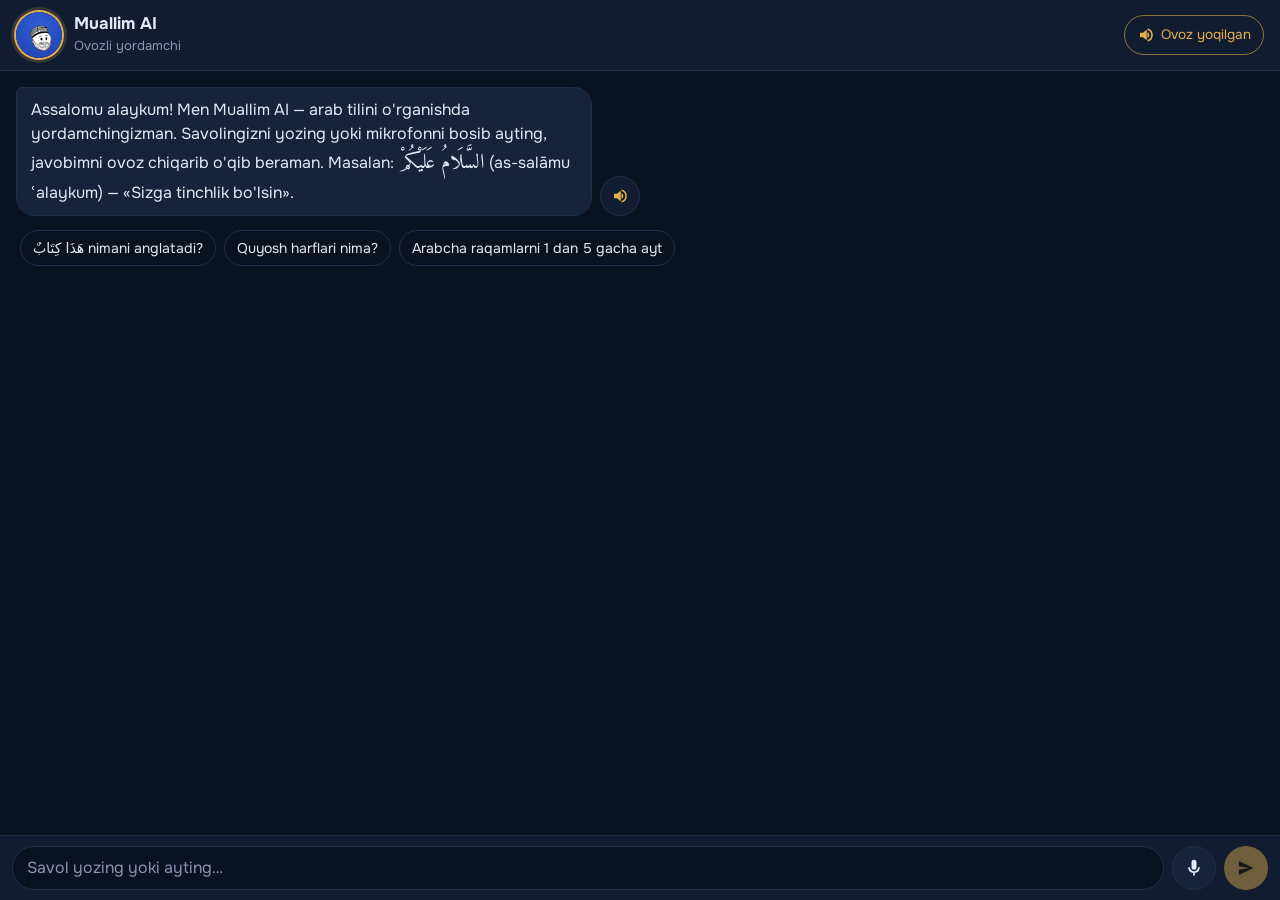
<file: demo/muallim-ai.html>
<!doctype html>
<html lang="uz">
<head>
<meta charset="utf-8">
<meta name="viewport" content="width=device-width, initial-scale=1, viewport-fit=cover">
<link rel="preconnect" href="https://fonts.googleapis.com">
<link rel="preconnect" href="https://fonts.gstatic.com" crossorigin>
<link rel="stylesheet" href="https://fonts.googleapis.com/css2?family=Amiri:wght@400;700&family=Caveat:wght@500;700&family=Onest:wght@400;500;600;700;800&display=swap">
<title>Muallim AI</title>
<style>
  /* Bir ustunli chat: sarlavha, xabarlar lentasi, pastda yozish paneli. Saytning qorong'i ko'rinishiga bog'langan. */
  :root {
    --bg: #0a1222;
    --panel: #111c31;
    --bubble-ai: #15233b;
    --bubble-me: #1f6feb;
    --line: #1f2e4a;
    --text: #e3eaf6;
    --muted: #8796b0;
    --accent: #e3b04b;
    --accent-ink: #1b1405;
    --warn: #fbbf24;
    --danger: #f87171;
    --font: "Onest", system-ui, -apple-system, "Segoe UI", Roboto, sans-serif;
    --font-ar: "Amiri", "Noto Naskh Arabic", "Geeza Pro", "Traditional Arabic", serif;
    color-scheme: dark;
  }
  * { box-sizing: border-box; }
  html, body { height: 100%; }
  body {
    margin: 0;
    background: var(--bg);
    color: var(--text);
    font-family: var(--font);
    font-size: 16px;
    line-height: 1.5;
    display: flex;
    flex-direction: column;
  }
  button { font: inherit; color: inherit; }
  :focus-visible { outline: 2px solid var(--accent); outline-offset: 2px; }

  /* ---------- Sarlavha ---------- */
  .top {
    display: flex; align-items: center; gap: 12px;
    padding: 12px 16px;
    padding-top: calc(12px + env(safe-area-inset-top, 0px));
    background: var(--panel);
    border-bottom: 1px solid var(--line);
  }
  .avatar { width: 46px; height: 46px; flex: none; border-radius: 50%; display: grid; place-items: center; overflow: hidden;
            background: radial-gradient(circle at 50% 30%, #2f5fd6, #1e40af); box-shadow: 0 0 0 2px #e3b04b, 0 0 0 5px rgba(227,176,75,.18); }
  .avatar img { width: 42px; height: auto; margin-top: 8px; }
  .who { flex: 1; min-width: 0; }
  .who h1 { margin: 0; font-size: 1.05rem; line-height: 1.2; }
  .who p { margin: 2px 0 0; color: var(--muted); font-size: .82rem; white-space: nowrap; overflow: hidden; text-overflow: ellipsis; }
  .who p.is-live { color: var(--accent); }

  .auto {
    display: inline-flex; align-items: center; gap: 6px;
    min-height: 40px; padding: 0 12px;
    border: 1px solid var(--line); border-radius: 999px;
    background: transparent; color: var(--muted); font-size: .85rem; cursor: pointer;
  }
  .auto svg { width: 18px; height: 18px; fill: currentColor; }
  .auto[aria-pressed="true"] { border-color: color-mix(in srgb, var(--accent) 60%, transparent); color: var(--accent); }
  .auto .off { display: none; }
  .auto[aria-pressed="false"] .on { display: none; }
  .auto[aria-pressed="false"] .off { display: block; }

  /* ---------- Xabarlar ---------- */
  .log {
    flex: 1; min-height: 0;
    overflow-y: auto;
    padding: 16px;
    display: flex; flex-direction: column; gap: 14px;
    overscroll-behavior: contain;
  }
  .msg { display: flex; gap: 8px; max-width: 46rem; width: 100%; }
  .msg.me { align-self: flex-end; justify-content: flex-end; }
  .bubble {
    min-width: 0;
    max-width: min(85%, 36rem);
    padding: 10px 14px;
    border-radius: 18px;
    background: var(--bubble-ai);
    border: 1px solid var(--line);
    overflow-wrap: anywhere;
  }
  .msg.ai .bubble { border-top-left-radius: 6px; }
  .msg.me .bubble { background: var(--bubble-me); border-color: transparent; color: #fff; border-top-right-radius: 6px; }
  .bubble p { margin: 0; }
  .bubble p + p { margin-top: 8px; }
  .bubble .ar { font-family: var(--font-ar); font-size: 1.3em; line-height: 1.7; }
  .bubble.is-typing { color: var(--muted); }

  .speak {
    align-self: flex-end;
    flex: none;
    width: 40px; height: 40px;
    display: grid; place-items: center;
    border: 1px solid var(--line); border-radius: 50%;
    background: var(--panel); color: var(--accent);
    cursor: pointer;
    touch-action: manipulation;
  }
  .speak svg { width: 18px; height: 18px; fill: currentColor; }
  .speak .stop { display: none; }
  .speak.is-playing { background: var(--accent); color: var(--accent-ink); border-color: transparent; animation: pulse 1.2s ease-in-out infinite; }
  .speak.is-playing .play { display: none; }
  .speak.is-playing .stop { display: block; }
  @keyframes pulse { 50% { box-shadow: 0 0 0 7px color-mix(in srgb, var(--accent) 22%, transparent); } }

  .chips { display: flex; flex-wrap: wrap; gap: 8px; padding-left: 4px; }
  .chip {
    min-height: 36px; padding: 6px 12px;
    border: 1px solid var(--line); border-radius: 999px;
    background: transparent; color: var(--text); font-size: .88rem; cursor: pointer; text-align: start;
  }
  .chip:hover { border-color: var(--accent); }

  .note { margin: 0; padding: 0 16px 8px; color: var(--warn); font-size: .82rem; }
  .note:empty { display: none; }
  .note.is-error { color: var(--danger); }

  /* ---------- Yozish paneli ---------- */
  .composer {
    display: flex; align-items: flex-end; gap: 8px;
    padding: 10px 12px;
    padding-bottom: calc(10px + env(safe-area-inset-bottom, 0px));
    background: var(--panel);
    border-top: 1px solid var(--line);
  }
  .composer textarea {
    flex: 1; min-width: 0;
    max-height: 8.5rem; min-height: 44px;
    padding: 10px 14px;
    resize: none;
    border: 1px solid var(--line); border-radius: 22px;
    background: var(--bg); color: var(--text);
    font: inherit; line-height: 1.4;
  }
  .composer textarea::placeholder { color: var(--muted); }
  .round {
    flex: none; width: 44px; height: 44px;
    display: grid; place-items: center;
    border: 0; border-radius: 50%; cursor: pointer;
    touch-action: manipulation;
  }
  .round svg { width: 20px; height: 20px; fill: currentColor; }
  .mic { background: var(--bubble-ai); color: var(--text); border: 1px solid var(--line); }
  .mic.is-listening { background: var(--danger); color: #fff; border-color: transparent; animation: pulse-red 1.2s ease-in-out infinite; }
  @keyframes pulse-red { 50% { box-shadow: 0 0 0 8px color-mix(in srgb, var(--danger) 25%, transparent); } }
  .send { background: var(--accent); color: var(--accent-ink); }
  .send:disabled { opacity: .45; cursor: not-allowed; }

  .visually-hidden { position: absolute !important; width: 1px; height: 1px; overflow: hidden; clip: rect(0 0 0 0); white-space: nowrap; }

  @media (prefers-reduced-motion: reduce) {
    .speak.is-playing, .mic.is-listening { animation: none; }
  }
</style>
</head>
<body>
  <header class="top">
    <span class="avatar" aria-hidden="true"><img id="ai-ustoz" src="../assets/img/ustoz/tabassum.png" alt=""></span>
    <div class="who">
      <h1>Muallim AI</h1>
      <p id="state">Ovozli yordamchi</p>
    </div>
    <button class="auto" id="auto" type="button" aria-pressed="true" title="Javoblarni avtomatik ovozli o'qish">
      <svg class="on" viewBox="0 0 24 24" aria-hidden="true"><path d="M4 9v6h4l5 4V5L8 9H4zm12.5 3a4.5 4.5 0 0 0-2.5-4v8a4.5 4.5 0 0 0 2.5-4zM14 3.2v2.1a7 7 0 0 1 0 13.4v2.1a9 9 0 0 0 0-17.6z"/></svg>
      <svg class="off" viewBox="0 0 24 24" aria-hidden="true"><path d="M4 9v6h4l5 4V5L8 9H4zm12.6 0L15 10.6l1.4 1.4-1.4 1.4 1.6 1.6 1.4-1.4 1.4 1.4 1.6-1.6-1.4-1.4 1.4-1.4L20 9l-1.4 1.4z"/></svg>
      <span id="auto-label">Ovoz yoqilgan</span>
    </button>
  </header>

  <main class="log" id="log" aria-live="polite"></main>

  <p class="note" id="note" role="status"></p>

  <form class="composer" id="composer" autocomplete="off">
    <label class="visually-hidden" for="input">Savolingiz</label>
    <textarea id="input" rows="1" placeholder="Savol yozing yoki ayting…"></textarea>
    <button class="round mic" id="mic" type="button" aria-label="Ovoz bilan yozish" aria-pressed="false">
      <svg viewBox="0 0 24 24" aria-hidden="true"><path d="M12 14a3 3 0 0 0 3-3V5a3 3 0 0 0-6 0v6a3 3 0 0 0 3 3zm5-3a5 5 0 0 1-10 0H5a7 7 0 0 0 6 6.9V21h2v-3.1a7 7 0 0 0 6-6.9h-2z"/></svg>
    </button>
    <button class="round send" id="send" type="submit" aria-label="Yuborish" disabled>
      <svg viewBox="0 0 24 24" aria-hidden="true"><path d="M3.4 20.4 21 12 3.4 3.6 3.4 10l12.6 2-12.6 2z"/></svg>
    </button>
  </form>

  <script src="../assets/js/muallim-ovoz.js"></script>
  <script>
  
  // Ustoz gapirganda og'zi ochilib-yopiladi (rasmdagi ikki qiyofa almashadi)
  function ustozTalk(img, on) {
    if (!img) return;
    clearInterval(img._t);
    var base = img.getAttribute('src').replace(/[^/]+\.png$/, '');
    if (!on || window.matchMedia('(prefers-reduced-motion: reduce)').matches) { img.src = base + 'tabassum.png'; return; }
    var o = false;
    img._t = setInterval(function () { o = !o; img.src = base + (o ? 'gapiradi' : 'tabassum') + '.png'; }, 170);
  }
  
  (function () {
    'use strict';
    var Ovoz = window.MuallimOvoz;
    var aiUstoz = document.getElementById('ai-ustoz');
    var log = document.getElementById('log');
    var form = document.getElementById('composer');
    var input = document.getElementById('input');
    var sendBtn = document.getElementById('send');
    var micBtn = document.getElementById('mic');
    var autoBtn = document.getElementById('auto');
    var autoLabel = document.getElementById('auto-label');
    var stateEl = document.getElementById('state');
    var note = document.getElementById('note');

    var history = [];          // [{role, content}] — AI'ga yuboriladigan suhbat
    var busy = false;
    var playingBtn = null;
    var listening = null;

    // ---------- Sozlama: avtomatik ovoz ----------
    var autoSpeak = true;
    try { autoSpeak = localStorage.getItem('muallim-ai-ovoz') !== 'off'; } catch (e) {}
    function renderAuto() {
      autoBtn.setAttribute('aria-pressed', String(autoSpeak));
      autoLabel.textContent = autoSpeak ? 'Ovoz yoqilgan' : "Ovoz o'chirilgan";
    }
    renderAuto();
    autoBtn.addEventListener('click', function () {
      Ovoz.unlock();
      autoSpeak = !autoSpeak;
      if (!autoSpeak) stopSpeaking();
      try { localStorage.setItem('muallim-ai-ovoz', autoSpeak ? 'on' : 'off'); } catch (e) {}
      renderAuto();
    });

    // ---------- Xabarlarni chizish ----------
    var AR_RUN = /([؀-ۿݐ-ݿﭐ-﷿ﹰ-﻿]+(?:[\s،؛؟.,!:-]*[؀-ۿݐ-ݿﭐ-﷿ﹰ-﻿]+)*)/g;
    function esc(s) { return s.replace(/[&<>"']/g, function (c) { return { '&': '&amp;', '<': '&lt;', '>': '&gt;', '"': '&quot;', "'": '&#39;' }[c]; }); }
    function format(text) {
      return text.trim().split(/\n{2,}/).map(function (para) {
        var h = esc(para)
          .replace(/\*\*(.+?)\*\*/g, '<strong>$1</strong>')
          .replace(/\n/g, '<br>')
          .replace(AR_RUN, '<span class="ar" lang="ar" dir="rtl">$1</span>');
        return '<p>' + h + '</p>';
      }).join('');
    }

    var ICON_PLAY = '<svg class="play" viewBox="0 0 24 24" aria-hidden="true"><path d="M4 9v6h4l5 4V5L8 9H4zm12.5 3a4.5 4.5 0 0 0-2.5-4v8a4.5 4.5 0 0 0 2.5-4zM14 3.2v2.1a7 7 0 0 1 0 13.4v2.1a9 9 0 0 0 0-17.6z"/></svg>';
    var ICON_STOP = '<svg class="stop" viewBox="0 0 24 24" aria-hidden="true"><rect x="6" y="6" width="12" height="12" rx="2"/></svg>';

    function addMessage(role, text) {
      var row = document.createElement('div');
      row.className = 'msg ' + (role === 'user' ? 'me' : 'ai');
      var bubble = document.createElement('div');
      bubble.className = 'bubble';
      bubble.innerHTML = format(text);
      row.appendChild(bubble);
      if (role !== 'user') {
        var btn = document.createElement('button');
        btn.type = 'button';
        btn.className = 'speak';
        btn.setAttribute('aria-label', 'Javobni tinglash');
        btn.innerHTML = ICON_PLAY + ICON_STOP;
        btn.addEventListener('click', function () {
          Ovoz.unlock();
          if (playingBtn === btn) { stopSpeaking(); return; }
          speakFor(btn, row.dataset.text);
        });
        row.appendChild(btn);
      }
      row.dataset.text = text;
      log.appendChild(row);
      scrollDown();
      return { row: row, bubble: bubble };
    }

    function scrollDown() { log.scrollTop = log.scrollHeight; }

    function setNote(text, isError) {
      note.textContent = text || '';
      note.classList.toggle('is-error', !!isError);
    }

    // ---------- Ovozli o'qish ----------
    function stopSpeaking() {
      Ovoz.stop();
      if (playingBtn) {
        playingBtn.classList.remove('is-playing');
        playingBtn.setAttribute('aria-label', 'Javobni tinglash');
      }
      playingBtn = null;
      ustozTalk(aiUstoz, false);
      setState();
    }

    function speakFor(btn, text) {
      stopSpeaking();
      playingBtn = btn;
      btn.classList.add('is-playing');
      btn.setAttribute('aria-label', "O'qishni to'xtatish");
      setState('Gapiryapti…');
      ustozTalk(aiUstoz, true);
      var ok = Ovoz.speak(text, {
        onEnd: function () { if (playingBtn === btn) stopSpeaking(); },
        onError: function (code, msg) { setNote(msg, true); }
      });
      if (!ok) stopSpeaking();
      voiceHint();
    }

    function setState(text) {
      stateEl.textContent = text || 'Ovozli yordamchi';
      stateEl.classList.toggle('is-live', !!text);
    }

    // Qurilmada kerakli ovoz yo'q bo'lsa — bir marta ogohlantirish
    var hinted = false;
    function voiceHint() {
      if (hinted) return;
      var s = Ovoz.status();
      if (!s.tts) { setNote("Bu brauzer javoblarni ovozli o'qiy olmaydi.", true); hinted = true; return; }
      if (!s.voicesLoaded) return;
      hinted = true;
      var parts = [];
      if (!s.uzbek) parts.push(s.uzbekFallback
        ? "o'zbekcha ovoz yo'q, " + (s.uzbekFallback.indexOf('tr') === 0 ? 'turkcha' : 'boshqa') + " ovoz ishlatilmoqda"
        : "o'zbekcha ovoz yo'q");
      if (!s.arabic) parts.push("arabcha ovoz yo'q");
      if (parts.length) setNote('Qurilmada ' + parts.join(', ') + ". Telefon sozlamalaridagi «Matnni nutqqa aylantirish» bo'limida til paketini o'rnatsangiz, talaffuz yaxshilanadi.");
    }

    // ---------- AI javobi ----------
    var SYSTEM = [
      "Sen «Muallim AI» — Muallim platformasida o'zbek tilida so'zlashuvchilarga arab tilini o'rgatadigan mehribon ustozsan.",
      "Faqat o'zbek tilida (lotin yozuvida) javob ber. Arabcha so'z va iboralarni albatta harakatlari bilan yoz, yoniga o'qilishini va tarjimasini qo'sh.",
      "Javoblar qisqa bo'lsin: 2–5 gap, chunki ular ovoz chiqarib o'qiladi. Jadval, kod, sarlavha va emoji ishlatma.",
      "Bilmagan narsangni to'qima, aniq bo'lmasa shuni ayt."
    ].join(' ');

    var samplePromise = (window.claude && window.claude.use) ? window.claude.use('sample') : Promise.resolve(null);

    function demoReply(q) {
      return "Hozir namuna rejimidaman: AI serveriga ulanmaganman, lekin ovoz ishlayapti. Masalan, هَذَا كِتَابٌ (hāzā kitābun) — «Bu kitob» degani. "
        + "Saytda bu javob o'rniga Muallim AI'ning haqiqiy javobi chiqadi va xuddi shunday ovozli o'qiladi.";
    }

    async function ask(question) {
      if (busy || !question.trim()) return;
      busy = true;
      sendBtn.disabled = true;
      stopSpeaking();
      document.querySelectorAll('.chips').forEach(function (c) { c.remove(); });

      addMessage('user', question.trim());
      history.push({ role: 'user', content: question.trim() });

      var view = addMessage('assistant', '…');
      view.bubble.classList.add('is-typing');
      setState('Yozmoqda…');

      var answer = '';
      try {
        var sample = await samplePromise;
        if (sample) {
          // Ko'rsatma birinchi savol bilan birga yuboriladi; suhbat oxiri doim o'quvchi savoli
          var turns = history.map(function (t, i) {
            return i === 0 ? { role: 'user', content: SYSTEM + "\n\nO'quvchining savoli: " + t.content } : t;
          });
          var res = await sample(turns, {
            cache: false,
            onText: function (p) {
              view.bubble.classList.remove('is-typing');
              view.bubble.innerHTML = format(p.text);
              scrollDown();
            }
          });
          answer = (res && res.text) || '';
        } else {
          await new Promise(function (r) { setTimeout(r, 500); });
          answer = demoReply(question);
        }
      } catch (err) {
        answer = err && err.code === 'rate_limited'
          ? "Hozir so'rovlar ko'p. Bir daqiqadan keyin qayta yozing."
          : "Javob olishda xatolik bo'ldi. Qaytadan urinib ko'ring.";
      }

      view.bubble.classList.remove('is-typing');
      view.bubble.innerHTML = format(answer);
      view.row.dataset.text = answer;
      history.push({ role: 'assistant', content: answer });
      scrollDown();
      setState();
      busy = false;
      sendBtn.disabled = !input.value.trim();

      if (autoSpeak) speakFor(view.row.querySelector('.speak'), answer);
    }

    // ---------- Yozish paneli ----------
    function autosize() {
      input.style.height = 'auto';
      input.style.height = Math.min(input.scrollHeight, 136) + 'px';
      sendBtn.disabled = busy || !input.value.trim();
    }
    input.addEventListener('input', autosize);
    input.addEventListener('keydown', function (e) {
      if (e.key === 'Enter' && !e.shiftKey && !e.isComposing && matchMedia('(hover: hover)').matches) {
        e.preventDefault();
        form.requestSubmit();
      }
    });
    form.addEventListener('submit', function (e) {
      e.preventDefault();
      Ovoz.unlock();
      if (listening) { listening.stop(); }
      var q = input.value;
      input.value = '';
      autosize();
      ask(q);
    });

    // ---------- Ovoz bilan yozish ----------
    function setListening(on) {
      micBtn.classList.toggle('is-listening', on);
      micBtn.setAttribute('aria-pressed', String(on));
      micBtn.setAttribute('aria-label', on ? "Tinglashni to'xtatish" : 'Ovoz bilan yozish');
      setState(on ? 'Tinglayapman… gapiring' : '');
    }
    if (!Ovoz.status().stt) {
      micBtn.title = "Bu brauzer ovoz bilan yozishni qo'llamaydi";
    }
    micBtn.addEventListener('click', function () {
      Ovoz.unlock();
      if (listening) { listening.stop(); return; }
      stopSpeaking();
      setNote('');
      var before = input.value ? input.value.replace(/\s*$/, ' ') : '';
      setListening(true);
      listening = Ovoz.listen({
        lang: 'uz-UZ',
        onInterim: function (t) { input.value = before + t; autosize(); },
        onResult: function (t) {
          input.value = before + t;
          autosize();
          if (!busy) form.requestSubmit();   // gapirib bo'lgach — savol avtomatik yuboriladi
        },
        onError: function (code, msg) { setNote(msg, true); },
        onEnd: function () { listening = null; setListening(false); }
      });
    });

    // ---------- Boshlang'ich holat ----------
    addMessage('assistant',
      "Assalomu alaykum! Men Muallim AI — arab tilini o'rganishda yordamchingizman. "
      + "Savolingizni yozing yoki mikrofonni bosib ayting, javobimni ovoz chiqarib o'qib beraman. "
      + "Masalan: السَّلَامُ عَلَيْكُمْ (as-salāmu ʿalaykum) — «Sizga tinchlik bo'lsin».");
    history.length = 0; // salomlashuv AI suhbatiga kirmaydi

    var chips = document.createElement('div');
    chips.className = 'chips';
    [
      "هَذَا كِتَابٌ nimani anglatadi?",
      "Quyosh harflari nima?",
      "Arabcha raqamlarni 1 dan 5 gacha ayt"
    ].forEach(function (q) {
      var b = document.createElement('button');
      b.type = 'button';
      b.className = 'chip';
      b.textContent = q;
      b.addEventListener('click', function () { Ovoz.unlock(); ask(q); });
      chips.appendChild(b);
    });
    log.appendChild(chips);
  })();
  </script>
</body>
</html>
</file>
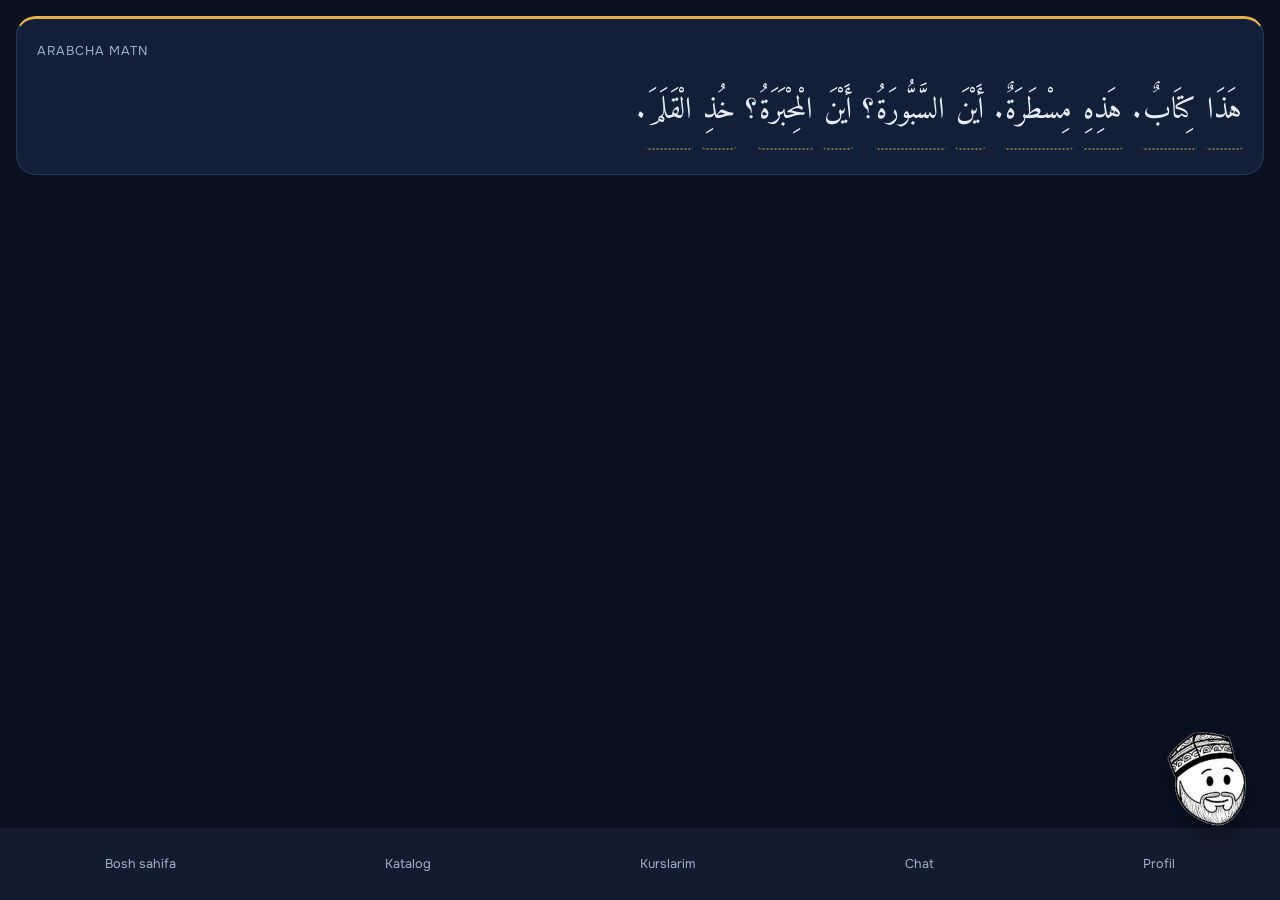
<file: demo/soz-tarjimasi.html>
<!doctype html>
<html lang="uz">
<head>
<meta charset="utf-8">
<meta name="viewport" content="width=device-width, initial-scale=1, viewport-fit=cover">
<link rel="preconnect" href="https://fonts.googleapis.com">
<link rel="preconnect" href="https://fonts.gstatic.com" crossorigin>
<link rel="stylesheet" href="https://fonts.googleapis.com/css2?family=Amiri:wght@400;700&family=Caveat:wght@500;700&family=Onest:wght@400;500;600;700;800&display=swap">
<title>So'z tarjimasi — ovoz va sharh bilan</title>
<style>
  :root { --bg:#0a1222; --card:#111f38; --text:#e6ecf7; --muted:#9fb0c9; --accent:#e3b04b; --nav-h:72px; }
  * { box-sizing: border-box; }
  body { margin:0; background:var(--bg); color:var(--text); font-family:"Onest", system-ui, sans-serif;
         padding:16px 16px calc(var(--nav-h) + env(safe-area-inset-bottom) + 24px); }
  .card { background:var(--card); border:1px solid #22365a; border-top:3px solid #e3b04b; border-radius:20px; padding:24px 20px; }
  .label { color:var(--muted); font-size:.8rem; letter-spacing:.08em; text-transform:uppercase; margin:0 0 16px; }
  .arabic { direction:rtl; font-family:"Amiri","Noto Naskh Arabic",serif; font-size:1.9rem; line-height:2.4; margin:0; }

  /* ---- So'z: tugma sifatida (bosiladigan, fokuslanadigan) ---- */
  .w {
    all: unset;
    cursor: pointer;                 /* iOS Safari'da bosishni yoqish uchun ham kerak */
    border-bottom: 2px dotted color-mix(in srgb, var(--accent) 55%, transparent);
    padding: 0 1px;
    border-radius: 4px;
    -webkit-tap-highlight-color: transparent;
    touch-action: manipulation;
  }
  .nw { white-space: nowrap; }   /* so'z va tinish belgisi bir qatorda qolsin */
  .w:focus-visible { outline: 2px solid var(--accent); outline-offset: 2px; }
  .w.is-active { background: color-mix(in srgb, var(--accent) 22%, transparent); }

  /* ---- Tarjima oynasi ---- */
  /* Oyna ekranga (fixed) emas, bosilgan so'zga bog'lanadi: sahifa ichida absolute.
     fixed bo'lsa, sahifa iframe ichida to'liq balandlikda chizilganda yoki ota blokda
     transform/filter/backdrop-filter bo'lsa, oyna sahifaning eng pastiga tushib qoladi. */
  .tr-pop {
    position: absolute;
    z-index: 1000;                   /* pastki menyu (50) va maskot (60) dan YUQORI */
    width: 340px;                    /* aniq kenglik JS'da hisoblanadi */
    max-height: min(70vh, 480px);
    overflow-y: auto;
    padding: 16px 18px 18px;
    background: #f8fafc; color: #0f172a;
    border-radius: 16px;
    box-shadow: 0 12px 32px rgba(0,0,0,.45);
    line-height: 1.45;
  }
  .tr-pop[hidden] { display: none; }

  .tr-head { display: flex; align-items: center; gap: 12px; }
  .tr-play {
    flex: none; display: grid; place-items: center;
    width: 44px; height: 44px; border: 0; border-radius: 50%;
    background: #0f766e; color: #fff; cursor: pointer;
    touch-action: manipulation;
  }
  .tr-play svg { width: 20px; height: 20px; fill: currentColor; }
  .tr-play.is-playing { animation: pulse 1s ease-in-out infinite; }
  .tr-play:disabled { background: #94a3b8; cursor: not-allowed; animation: none; }
  @keyframes pulse { 50% { box-shadow: 0 0 0 8px rgba(15,118,110,.18); } }

  .tr-pop { box-shadow: 0 0 0 2px #e3b04b, 0 12px 32px rgba(0,0,0,.45); }
  .tr-word { flex: 1; text-align: right; direction: rtl; font-family:"Amiri",serif; font-size: 1.7rem; font-weight: 600; line-height: 1.3; }
  .tr-close { flex: none; width: 36px; height: 36px; border: 0; border-radius: 50%; background: #e2e8f0; color: #334155;
              font-size: 1.2rem; line-height: 1; cursor: pointer; }

  .tr-translit { margin: 6px 0 0; color: #0f766e; font-weight: 600; }
  .tr-translit::before { content: "Talaffuzi: "; color: #64748b; font-weight: 400; }
  .tr-uz { margin: 4px 0 0; font-size: 1.15rem; font-weight: 700; }
  .tr-note { margin: 10px 0 0; padding-top: 10px; border-top: 1px solid #e2e8f0; color: #334155; font-size: .95rem; }
  .tr-msg { margin: 8px 0 0; color: #b45309; font-size: .85rem; }
  .tr-msg:empty { display: none; }

  @media (prefers-reduced-motion: reduce) { .tr-play.is-playing { animation: none; } }

  /* Saytdagiga o'xshash pastki menyu va maskot */
  .bottom-nav { position: fixed; left:0; right:0; bottom:0; z-index:50; height:calc(var(--nav-h) + env(safe-area-inset-bottom));
                background:#131c2e; display:flex; justify-content:space-around; align-items:center; color:var(--muted); font-size:.8rem; }
  .mascot { position: fixed; right:4px; bottom:calc(var(--nav-h) - 4px); z-index:60; width:150px; height:auto; filter: drop-shadow(0 8px 14px rgba(0,0,0,.45)); pointer-events:none; }
</style>
</head>
<body>
  <section class="card">
    <p class="label">Arabcha matn</p>
    <p class="arabic">
      <button class="w" type="button" data-id="haza">هَذَا</button>
      <span class="nw"><button class="w" type="button" data-id="kitab">كِتَابٌ</button>.</span>
      <button class="w" type="button" data-id="hazihi">هَذِهِ</button>
      <span class="nw"><button class="w" type="button" data-id="mistara">مِسْطَرَةٌ</button>.</span>
      <button class="w" type="button" data-id="ayna">أَيْنَ</button>
      <span class="nw"><button class="w" type="button" data-id="sabbura">السَّبُّورَةُ</button>؟</span>
      <button class="w" type="button" data-id="ayna">أَيْنَ</button>
      <span class="nw"><button class="w" type="button" data-id="mihbara">الْمِحْبَرَةُ</button>؟</span>
      <button class="w" type="button" data-id="xuz">خُذِ</button>
      <span class="nw"><button class="w" type="button" data-id="qalam">الْقَلَمَ</button>.</span>
    </p>
  </section>

  <div class="tr-pop" id="tr-pop" role="dialog" aria-label="So'z tarjimasi" hidden>
    <div class="tr-head">
      <button class="tr-play" type="button" aria-label="Talaffuzini eshitish">
        <svg viewBox="0 0 24 24" aria-hidden="true"><path d="M4 9v6h4l5 4V5L8 9H4zm12.5 3a4.5 4.5 0 0 0-2.5-4v8a4.5 4.5 0 0 0 2.5-4zM14 3.2v2.1a7 7 0 0 1 0 13.4v2.1a9 9 0 0 0 0-17.6z"/></svg>
      </button>
      <span class="tr-word" lang="ar"></span>
      <button class="tr-close" type="button" aria-label="Yopish">×</button>
    </div>
    <p class="tr-translit"></p>
    <p class="tr-uz"></p>
    <p class="tr-note"></p>
    <p class="tr-msg" role="status"></p>
  </div>

  <img class="mascot" id="mascot" src="../assets/img/ustoz/tabassum.png" alt="" width="230" height="156">
  <nav class="bottom-nav"><span>Bosh sahifa</span><span>Katalog</span><span>Kurslarim</span><span>Chat</span><span>Profil</span></nav>

<script>
// Lug'at: saytda bu ma'lumot bazadan/API'dan keladi.
// audio — ixtiyoriy: yozib olingan talaffuz fayli bo'lsa, o'shani ijro etadi (sifati eng yaxshi).
var LUGAT = {
  haza:    { tl: 'hāzā', uz: 'bu', izoh: "Ko'rsatish olmoshi. Muzakkar (erkak jinsidagi) narsaga ishlatiladi: هَذَا كِتَابٌ — «Bu kitob». ذ harfi tishlar orasidan, ingliz tilidagi «this» so'zidagi «th» kabi aytiladi." },
  kitab:   { tl: 'kitābun', uz: 'kitob', izoh: "Muzakkar ot. Oxiridagi «-un» (tanvin) so'zning noaniq ekanini bildiradi. Ko'pligi: كُتُبٌ (kutubun)." },
  hazihi:  { tl: 'hāzihi', uz: 'bu', izoh: "Ko'rsatish olmoshi. Muannas (ayol jinsidagi) narsaga ishlatiladi: هَذِهِ مِسْطَرَةٌ — «Bu chizg'ich»." },
  mistara: { tl: 'misṭaratun', uz: "chizg'ich", izoh: "Muannas ot: oxiridagi ة (ta marbuta) ayol jinsi belgisi. ط — qalin «t». Ko'pligi: مَسَاطِرُ (masāṭiru)." },
  ayna:    { tl: 'ayna', uz: 'qayerda?', izoh: "Joy haqidagi so'roq so'zi: أَيْنَ الْقَلَمُ؟ — «Qalam qayerda?»." },
  sabbura: { tl: 'as-sabbūratu', uz: 'doska', izoh: "«al-» — aniqlik artikli. س «quyosh harfi» bo'lgani uchun «l» o'qilmaydi, uning o'rniga س ikkilanadi: as-sabbūratu." },
  mihbara: { tl: 'al-miḥbaratu', uz: 'siyohdon', izoh: "م «oy harfi», shuning uchun «al-» dagi «l» aniq o'qiladi. ح — bo'g'izdan chiqadigan yumshoq «h». Muannas ot." },
  xuz:     { tl: 'xuzi', uz: 'ol!', izoh: "Buyruq fe'li, أَخَذَ (axaza — «oldi») fe'lidan. Asli خُذْ (xuz), lekin keyingi so'z «al-» bilan boshlangani uchun oxiri «-i» bilan ulanadi." },
  qalam:   { tl: 'al-qalama', uz: 'qalamni', izoh: "Oxiridagi «-a» — tushum kelishigi: so'z خُذِ fe'lining to'ldiruvchisi («qalamni ol»). ق — chuqur, bo'g'izdan aytiladigan «q»." }
};


// Ustoz gapirganda og'zi ochilib-yopiladi (rasmdagi ikki qiyofa almashadi)
function ustozTalk(img, on) {
  if (!img) return;
  clearInterval(img._t);
  var base = img.getAttribute('src').replace(/[^/]+\.png$/, '');
  if (!on || window.matchMedia('(prefers-reduced-motion: reduce)').matches) { img.src = base + 'tabassum.png'; return; }
  var o = false;
  img._t = setInterval(function () { o = !o; img.src = base + (o ? 'gapiradi' : 'tabassum') + '.png'; }, 170);
}
(function () {
  var pop = document.getElementById('tr-pop');
  var mascot = document.getElementById('mascot');
  var $ = function (s) { return pop.querySelector(s); };
  var playBtn = $('.tr-play'), msg = $('.tr-msg');
  var active = null, audio = null;
  var MOBILE = '(max-width: 640px), (hover: none)';

  // ---------- Ovoz ----------
  var tts = window.speechSynthesis;
  var arVoice = null;
  function pickVoice() {
    if (!tts) return;
    var vs = tts.getVoices();
    arVoice = vs.find(function (v) { return /^ar(-|_|$)/i.test(v.lang); }) || null;
  }
  if (tts) { pickVoice(); tts.addEventListener && tts.addEventListener('voiceschanged', pickVoice); }

  function stop() {
    if (audio) { audio.pause(); audio = null; }
    if (tts) tts.cancel();
    playBtn.classList.remove('is-playing');
    ustozTalk(mascot, false);
  }

  function speak(text, entry) {
    stop();
    msg.textContent = '';

    // 1) Yozib olingan fayl bo'lsa — o'shani ijro etish
    if (entry && entry.audio) {
      audio = new Audio(entry.audio);
      playBtn.classList.add('is-playing');
      audio.onended = audio.onerror = function () { playBtn.classList.remove('is-playing'); };
      audio.play().catch(function () { playBtn.classList.remove('is-playing'); });
      return;
    }

    // 2) Aks holda — brauzerning arabcha ovozi (Web Speech API)
    if (!tts || typeof SpeechSynthesisUtterance === 'undefined') {
      msg.textContent = "Bu brauzer ovozli o'qishni qo'llamaydi.";
      return;
    }
    pickVoice();
    var u = new SpeechSynthesisUtterance(text);
    u.lang = 'ar-SA';
    if (arVoice) u.voice = arVoice;
    u.rate = 0.75;                  // o'rganuvchilar uchun sekinroq
    u.onstart = function () { playBtn.classList.add('is-playing'); ustozTalk(mascot, true); };
    u.onend = u.onerror = function () { playBtn.classList.remove('is-playing'); ustozTalk(mascot, false); };
    tts.speak(u);
    if (!arVoice && tts.getVoices().length) {
      msg.textContent = "Qurilmada arabcha ovoz topilmadi. Telefon sozlamalarida (Matnni nutqqa aylantirish) arab tilini o'rnating.";
    }
  }

  // ---------- Oyna ----------
  // Ekrandagi pastki panel (menyu) balandligi — oyna uning ostida qolmasin
  function bottomBarHeight() {
    var bar = document.querySelector('.bottom-nav');
    if (!bar) return 0;
    var r = bar.getBoundingClientRect();
    return r.top < innerHeight ? innerHeight - r.top : 0;
  }

  // Oynani bosilgan so'zning ostiga (joy bo'lmasa — tepasiga) qo'yish
  function place() {
    if (!active) return;
    var vw = document.documentElement.clientWidth;
    var mobile = matchMedia(MOBILE).matches;
    var pw = mobile ? vw - 24 : Math.min(340, vw - 24);
    pop.style.width = pw + 'px';

    var r = active.getBoundingClientRect();
    var ph = pop.offsetHeight;
    var visibleBottom = innerHeight - bottomBarHeight() - 12;

    var left = mobile ? 12 : Math.min(Math.max(12, r.left + r.width / 2 - pw / 2), vw - pw - 12);
    var top = r.bottom + 8;                                  // so'z ostida
    var docBottom = document.documentElement.scrollHeight - scrollY;
    if (top + ph > visibleBottom || top + ph > docBottom) {  // sig'masa — so'z tepasida
      var above = r.top - ph - 8;
      if (above >= 12) top = above;
    }
    pop.style.left = (left + scrollX) + 'px';
    pop.style.top = (top + scrollY) + 'px';

    // Oddiy sahifada oyna to'liq ko'rinsin (kerak bo'lsa ozgina suriladi)
    if (pop.scrollIntoView) pop.scrollIntoView({ block: 'nearest', behavior: 'smooth' });
  }

  function close() {
    stop();
    pop.hidden = true;
    if (active) active.classList.remove('is-active');
    active = null;
  }

  function open(word) {
    if (active === word) { close(); return; }
    if (active) active.classList.remove('is-active');
    active = word;
    word.classList.add('is-active');

    var e = LUGAT[word.dataset.id] || {};
    var text = word.textContent.trim();
    $('.tr-word').textContent = text;
    $('.tr-translit').textContent = e.tl || '';
    $('.tr-uz').textContent = e.uz || "Tarjima topilmadi";
    $('.tr-note').textContent = e.izoh || '';
    $('.tr-translit').hidden = !e.tl;
    $('.tr-note').hidden = !e.izoh;
    pop.hidden = false;

    place();

    // Bosish — foydalanuvchi harakati, shuning uchun ovoz darhol chiqadi
    speak(text, e);
  }

  document.addEventListener('click', function (ev) {
    var word = ev.target.closest('.w');
    if (word) { open(word); return; }
    if (ev.target.closest('.tr-play')) { if (active) speak(active.textContent.trim(), LUGAT[active.dataset.id]); return; }
    if (ev.target.closest('.tr-close')) { var w = active; close(); if (w) w.focus(); return; }
    if (!pop.contains(ev.target)) close();
  });
  document.addEventListener('keydown', function (ev) { if (ev.key === 'Escape' && active) { var w = active; close(); w.focus(); } });
  // Oyna so'z bilan birga suriladi; ekran o'lchami o'zgarsa (burilish, manzil satri) — qayta joylanadi
  addEventListener('resize', function () { if (active) place(); });
})();
</script>
</body>
</html>
</file>
<file: assets/css/style.css>
/* ==========================================================
   Muallim — kirish (landing) sahifasi
   Ilovaning o'zi kabi qorong'i ko'k asos; doska — qog'oz rangida,
   arabcha yozuv — bo'r ko'kida, urg'u — tilla rang (doppi naqshi).
   ========================================================== */

:root {
  --bg: #0a1222;
  --bg-2: #0d1830;
  --surface: #111f38;
  --surface-2: #162a4a;
  --line: #22365a;
  --text: #eaf0fa;
  --muted: #9fb0c9;
  --primary: #3b82f6;
  --primary-hover: #60a5fa;
  --primary-soft: #15294d;
  --gold: #e3b04b;
  --gold-2: #f6d27a;
  --turq: #2ec4b6;
  --lapis: #1e40af;
  --naqsh-girih: url("data:image/svg+xml,%3Csvg xmlns='http://www.w3.org/2000/svg' width='48' height='48' viewBox='0 0 48 48'%3E%3Cg fill='none' stroke='%23e3b04b' stroke-width='1'%3E%3Cpolygon points='24,8 27.64,15.22 35.31,12.69 32.78,20.36 40,24 32.78,27.64 35.31,35.31 27.64,32.78 24,40 20.36,32.78 12.69,35.31 15.22,27.64 8,24 15.22,20.36 12.69,12.69 20.36,15.22'/%3E%3Cpath d='M24 0V8M24 40V48M0 24H8M40 24H48M0 0L12.7 12.7M48 0L35.3 12.7M0 48L12.7 35.3M48 48L35.3 35.3'/%3E%3Ccircle cx='24' cy='24' r='3'/%3E%3C/g%3E%3C/svg%3E");
  --naqsh-tile: url("data:image/svg+xml,%3Csvg xmlns='http://www.w3.org/2000/svg' width='40' height='40' viewBox='0 0 40 40'%3E%3Crect width='40' height='40' fill='%23163b8c'/%3E%3Cpolygon points='20,6 23.25,12.15 29.9,10.1 27.85,16.75 34,20 27.85,23.25 29.9,29.9 23.25,27.85 20,34 16.75,27.85 10.1,29.9 12.15,23.25 6,20 12.15,16.75 10.1,10.1 16.75,12.15' fill='%232ec4b6' stroke='%23e3b04b' stroke-width='1.2'/%3E%3Ccircle cx='20' cy='20' r='3' fill='%23f8f4ea'/%3E%3Cpath d='M0 0L6 6M40 0L34 6M0 40L6 34M40 40L34 34' stroke='%23e3b04b' stroke-width='1.2'/%3E%3Ccircle cx='0' cy='0' r='3.5' fill='%23f8f4ea'/%3E%3Ccircle cx='40' cy='0' r='3.5' fill='%23f8f4ea'/%3E%3Ccircle cx='0' cy='40' r='3.5' fill='%23f8f4ea'/%3E%3Ccircle cx='40' cy='40' r='3.5' fill='%23f8f4ea'/%3E%3C/svg%3E");
  --naqsh-band: url("data:image/svg+xml,%3Csvg xmlns='http://www.w3.org/2000/svg' width='32' height='16' viewBox='0 0 32 16'%3E%3Cg fill='none' stroke='%23e3b04b' stroke-width='1.2'%3E%3Cpath d='M0 8C8 0 8 16 16 8S24 0 32 8'/%3E%3Cpath d='M0 8C8 16 8 0 16 8S24 16 32 8' opacity='.55'/%3E%3C/g%3E%3Ccircle cx='16' cy='8' r='1.6' fill='%232ec4b6'/%3E%3C/svg%3E");
  --star8: polygon(50% 0%, 64.16% 15.82%, 85.36% 14.64%, 84.18% 35.84%, 100% 50%, 84.18% 64.16%, 85.36% 85.36%, 64.16% 84.18%, 50% 100%, 35.84% 84.18%, 14.64% 85.36%, 15.82% 64.16%, 0% 50%, 15.82% 35.84%, 14.64% 14.64%, 35.84% 15.82%);
  --paper: #fbf8f0;
  --paper-grid: #e6e0cf;
  --chalk: #1e4fd8;
  --ink: #1c2433;
  --ink-soft: #5c6577;
  --bubble: #262e3e;
  --bubble-text: #eef2f8;
  --shadow: 0 14px 40px rgba(0, 0, 0, .35);
  --radius: 18px;
  --radius-sm: 12px;
  --header-h: 68px;
  --font: "Onest", system-ui, -apple-system, "Segoe UI", Roboto, sans-serif;
  --font-ar: "Amiri", "Noto Naskh Arabic", "Geeza Pro", "Traditional Arabic", serif;
  --font-hand: "Caveat", "Segoe Print", "Comic Sans MS", cursive;
  color-scheme: dark;
}

@media (prefers-color-scheme: light) {
  :root:not([data-theme="dark"]) {
    --bg: #f8f4ea;
    --bg-2: #f0e8d6;
    --surface: #fffdf8;
    --surface-2: #f6efe0;
    --line: #e4d9c2;
    --text: #172033;
    --muted: #5b6578;
    --primary: #1d4ed8;
    --primary-hover: #1e40af;
    --primary-soft: #e3eaff;
    --gold: #a8761a;
    --gold-2: #c9952e;
    --turq: #0f8f86;
    --lapis: #1e3a8a;
    --shadow: 0 14px 40px rgba(23, 32, 51, .10);
    color-scheme: light;
  }
}
:root[data-theme="light"] {
  --bg: #f8f4ea;
  --bg-2: #f0e8d6;
  --surface: #fffdf8;
  --surface-2: #f6efe0;
  --line: #e4d9c2;
  --text: #172033;
  --muted: #5b6578;
  --primary: #1d4ed8;
  --primary-hover: #1e40af;
  --primary-soft: #e3eaff;
  --gold: #a8761a;
  --gold-2: #c9952e;
  --turq: #0f8f86;
  --lapis: #1e3a8a;
  --shadow: 0 14px 40px rgba(23, 32, 51, .10);
  color-scheme: light;
}

/* ---------- Asosiy ---------- */
*, *::before, *::after { box-sizing: border-box; }
/* hidden atributi har doim ustun: display beradigan qoidalar uni bekor qilmasin */
[hidden] { display: none !important; }
html { scroll-behavior: smooth; scroll-padding-top: calc(var(--header-h) + 12px); -webkit-text-size-adjust: 100%; }
body {
  margin: 0;
  font-family: var(--font);
  font-size: 1rem;
  line-height: 1.6;
  color: var(--text);
  background: var(--bg);
  -webkit-font-smoothing: antialiased;
}
img, svg { display: block; max-width: 100%; }
h1, h2, h3 { line-height: 1.15; margin: 0 0 .5em; letter-spacing: -.015em; text-wrap: balance; }
p { margin: 0 0 1em; }
a { color: var(--primary); }
ul, ol { margin: 0; padding: 0; list-style: none; }
button { font: inherit; color: inherit; }
:focus-visible { outline: 3px solid var(--primary); outline-offset: 3px; border-radius: 6px; }
[lang="ar"] { font-family: var(--font-ar); }
/* Aralash matnda arabcha bo'laklar tartibi buzilmasin */
span[dir="rtl"], .ar[dir="rtl"] { unicode-bidi: isolate; }

.container { width: 100%; max-width: 1160px; margin: 0 auto; padding: 0 16px; }
@media (min-width: 640px) { .container { padding: 0 24px; } }
.container.narrow { max-width: 820px; }

.visually-hidden { position: absolute !important; width: 1px; height: 1px; padding: 0; margin: -1px; overflow: hidden; clip: rect(0 0 0 0); white-space: nowrap; border: 0; }
.skip-link { position: absolute; left: 16px; top: -100px; z-index: 100; padding: 10px 16px; background: var(--primary); color: #fff; border-radius: var(--radius-sm); font-weight: 600; text-decoration: none; }
.skip-link:focus { top: 12px; }

/* ---------- Tugmalar ---------- */
.btn {
  display: inline-flex; align-items: center; justify-content: center; gap: 8px;
  min-height: 44px; padding: 0 18px;
  border: 1.5px solid transparent; border-radius: var(--radius-sm);
  font: inherit; font-weight: 700; font-size: .95rem;
  text-decoration: none; white-space: nowrap; cursor: pointer;
  transition: background-color .15s, border-color .15s, color .15s, transform .15s, box-shadow .2s;
}
.btn:active { transform: translateY(1px); }
.btn-lg { min-height: 52px; padding: 0 24px; font-size: 1rem; }
.btn-primary { background: var(--primary); color: #fff; box-shadow: 0 4px 0 color-mix(in srgb, var(--primary) 55%, #000); }
.btn-primary:hover { background: var(--primary-hover); }
.btn-primary:active { box-shadow: 0 2px 0 color-mix(in srgb, var(--primary) 55%, #000); transform: translateY(2px); }
.btn-outline { border-color: var(--line); color: var(--text); background: var(--surface); }
.btn-outline:hover { border-color: var(--primary); color: var(--primary); }
.btn-ghost { color: var(--text); background: transparent; }
.btn-ghost:hover { background: var(--primary-soft); }
.btn-light { background: #fff; color: #0f1d33; }
.btn-light:hover { background: #eaf1ff; }
.btn-on-dark { border-color: rgba(255, 255, 255, .45); color: #fff; background: transparent; }
.btn-on-dark:hover { border-color: #fff; background: rgba(255, 255, 255, .08); }

/* ---------- Header ---------- */
.site-header {
  position: sticky; top: env(safe-area-inset-top, 0px); z-index: 50;
  background: color-mix(in srgb, var(--bg) 86%, transparent);
  backdrop-filter: saturate(160%) blur(12px);
  -webkit-backdrop-filter: saturate(160%) blur(12px);
  border-bottom: 1px solid transparent;
  transition: border-color .2s, box-shadow .2s;
}
.site-header.is-scrolled { border-bottom-color: var(--line); box-shadow: 0 6px 20px rgba(0, 0, 0, .12); }
.header-inner { display: flex; align-items: center; justify-content: space-between; gap: 16px; height: var(--header-h); }
.brand { display: inline-flex; align-items: center; gap: 10px; font-size: 1.3rem; font-weight: 800; color: var(--text); text-decoration: none; letter-spacing: -.02em; }
.site-nav { display: flex; align-items: center; gap: 24px; }
.nav-links { display: flex; gap: 2px; }
.nav-links a { display: block; padding: 8px 12px; border-radius: 8px; color: var(--muted); font-weight: 500; text-decoration: none; transition: color .15s, background-color .15s; }
.nav-links a:hover { color: var(--text); background: var(--surface); }
.nav-actions { display: flex; align-items: center; gap: 8px; }

.theme-toggle {
  display: inline-grid; place-items: center; width: 44px; height: 44px;
  border: 1.5px solid var(--line); border-radius: var(--radius-sm);
  background: var(--surface); color: var(--muted); cursor: pointer;
}
.theme-toggle:hover { color: var(--primary); border-color: var(--primary); }
.theme-toggle svg { width: 20px; height: 20px; fill: none; stroke: currentColor; stroke-width: 1.8; stroke-linecap: round; }
/* Qorong'i rejimda — quyosh (yorug'ga o'tish), yorug' rejimda — oy */
.theme-toggle .icon-moon { display: none; }
:root[data-theme="light"] .theme-toggle .icon-sun { display: none; }
:root[data-theme="light"] .theme-toggle .icon-moon { display: block; }
@media (prefers-color-scheme: light) {
  :root:not([data-theme="dark"]) .theme-toggle .icon-sun { display: none; }
  :root:not([data-theme="dark"]) .theme-toggle .icon-moon { display: block; }
}

.nav-toggle { display: none; width: 44px; height: 44px; border: 1.5px solid var(--line); border-radius: var(--radius-sm); background: var(--surface); cursor: pointer; position: relative; }
.nav-toggle-bar, .nav-toggle-bar::before, .nav-toggle-bar::after {
  position: absolute; left: 50%; width: 20px; height: 2px; margin-left: -10px;
  background: var(--text); border-radius: 2px; transition: transform .2s, opacity .2s;
}
.nav-toggle-bar { top: 50%; margin-top: -1px; }
.nav-toggle-bar::before, .nav-toggle-bar::after { content: ""; left: 0; margin-left: 0; }
.nav-toggle-bar::before { top: -6px; }
.nav-toggle-bar::after { top: 6px; }
.nav-toggle[aria-expanded="true"] .nav-toggle-bar { background: transparent; }
.nav-toggle[aria-expanded="true"] .nav-toggle-bar::before { transform: translateY(6px) rotate(45deg); }
.nav-toggle[aria-expanded="true"] .nav-toggle-bar::after { transform: translateY(-6px) rotate(-45deg); }

@media (max-width: 960px) {
  .nav-toggle { display: inline-block; }
  .site-nav {
    position: fixed; inset: calc(var(--header-h) + env(safe-area-inset-top, 0px)) 0 auto 0;
    flex-direction: column; align-items: stretch; gap: 16px;
    padding: 16px; background: var(--bg); border-bottom: 1px solid var(--line); box-shadow: var(--shadow);
    max-height: calc(100dvh - var(--header-h)); overflow-y: auto;
    visibility: hidden; opacity: 0; transform: translateY(-8px);
    transition: opacity .2s, transform .2s, visibility 0s linear .2s;
  }
  .site-nav.is-open { visibility: visible; opacity: 1; transform: none; transition: opacity .2s, transform .2s; }
  .nav-links { flex-direction: column; }
  .nav-links a { padding: 12px; font-size: 1.05rem; }
  .nav-actions { flex-wrap: wrap; }
  .nav-actions .btn { flex: 1 1 140px; min-height: 48px; }
  .nav-actions .btn-ghost { border-color: var(--line); }
}
html:not(.js) .nav-toggle { display: none; }
@media (max-width: 960px) {
  html:not(.js) .site-nav { position: static; visibility: visible; opacity: 1; transform: none; box-shadow: none; border: 0; padding: 0 0 16px; }
  html:not(.js) .header-inner { flex-wrap: wrap; height: auto; padding-top: 12px; }
}

/* ---------- Hero ---------- */
.hero {
  position: relative; overflow: hidden;
  padding: 40px 0 64px;
  background:
    radial-gradient(700px 380px at 85% 0%, color-mix(in srgb, var(--primary) 22%, transparent), transparent 70%),
    radial-gradient(520px 300px at 0% 100%, color-mix(in srgb, var(--gold) 14%, transparent), transparent 70%);
}
@media (min-width: 960px) { .hero { padding: 72px 0 96px; } }
.hero-inner { position: relative; display: grid; gap: 40px; align-items: center; }
@media (min-width: 960px) { .hero-inner { grid-template-columns: 1fr 1.05fr; gap: 56px; } }

.eyebrow {
  display: inline-block; margin-bottom: 14px; padding: 5px 12px;
  border-radius: 999px; background: var(--primary-soft); color: var(--primary);
  font-size: .82rem; font-weight: 700; letter-spacing: .03em;
}
.hero h1 { font-size: clamp(2.1rem, 1.3rem + 3.4vw, 3.6rem); font-weight: 800; letter-spacing: -.03em; margin-bottom: 18px; }
.hero h1 .hl { position: relative; color: var(--gold); white-space: nowrap; }
.hero h1 .hl::after {
  content: ""; position: absolute; left: 0; right: 0; bottom: -.08em; height: .14em;
  border-radius: 99px; background: currentColor; opacity: .35;
  transform-origin: left; animation: underline 1s .6s cubic-bezier(.2, .8, .2, 1) both;
}
@keyframes underline { from { transform: scaleX(0); } }
.lead { font-size: clamp(1.05rem, 1rem + .3vw, 1.2rem); color: var(--muted); max-width: 34rem; margin-bottom: 26px; }
.hero-actions { display: flex; flex-wrap: wrap; gap: 12px; margin-bottom: 16px; }
@media (max-width: 480px) { .hero-actions .btn { flex: 1 1 100%; } }
.hero-login { color: var(--muted); font-size: .95rem; margin: 0; }
.hero-login a { font-weight: 700; }

/* Kirish animatsiyasi: matn bloklari ketma-ket chiqadi */
.hero-text > * { animation: rise .7s cubic-bezier(.2, .8, .2, 1) both; }
.hero-text > :nth-child(2) { animation-delay: .08s; }
.hero-text > :nth-child(3) { animation-delay: .16s; }
.hero-text > :nth-child(4) { animation-delay: .24s; }
.hero-text > :nth-child(5) { animation-delay: .32s; }
@keyframes rise { from { opacity: 0; transform: translateY(14px); } }

/* Suzuvchi arab harflari (fon) */
.letters { position: absolute; inset: 0; pointer-events: none; }
.letters span {
  position: absolute; left: var(--x); bottom: -60px;
  font-family: var(--font-ar); font-size: 2.4rem; color: var(--text); opacity: 0;
  animation: float var(--s) linear var(--d) infinite;
}
@keyframes float {
  0% { transform: translateY(0) rotate(-8deg); opacity: 0; }
  10% { opacity: .09; }
  90% { opacity: .09; }
  100% { transform: translateY(-720px) rotate(8deg); opacity: 0; }
}

/* Sahna: doska + ustoz */
.hero-stage { position: relative; max-width: 540px; width: 100%; margin: 0 auto; animation: rise .8s .2s cubic-bezier(.2, .8, .2, 1) both; }
.board {
  position: relative;
  padding: 22px 22px 26px;
  border-radius: 22px;
  background-color: var(--paper);
  background-image: linear-gradient(var(--paper-grid) 1px, transparent 1px), linear-gradient(90deg, var(--paper-grid) 1px, transparent 1px);
  background-size: 28px 28px;
  background-position: -1px -1px;
  color: var(--ink);
  box-shadow: var(--shadow), inset 0 0 0 8px color-mix(in srgb, #8b6b3d 35%, var(--paper));
}
.board-label { margin: 0 0 6px; font-family: var(--font-hand); font-size: 1.3rem; font-weight: 700; color: var(--ink-soft); }
.board-row + .board-row { margin-top: 10px; }
.board-ar { margin: 0; font-size: 2.6rem; line-height: 1.55; color: var(--chalk); text-align: right; }
.board-tl, .board-uz { margin: 0; font-family: var(--font-hand); font-size: 1.45rem; line-height: 1.2; text-align: right; }
.board-tl { color: var(--ink-soft); }
.board-uz { color: var(--ink); }

/* Doskaga «yozish»: arabcha o'ngdan chapga, keyin o'qilishi va tarjimasi */
.board-row .board-ar { animation: write-rtl 1.3s steps(14, end) both; }
.board-row .board-tl, .board-row .board-uz { animation: fade-in .6s both; }
.r1 .board-ar { animation-delay: .5s; }
.r1 .board-tl { animation-delay: 1.8s; }
.r1 .board-uz { animation-delay: 2.1s; }
.r2 .board-ar { animation-delay: 2.7s; }
.r2 .board-tl { animation-delay: 4s; }
.r2 .board-uz { animation-delay: 4.3s; }
@keyframes write-rtl { from { clip-path: inset(0 0 0 100%); } to { clip-path: inset(0 0 0 0); } }
@keyframes fade-in { from { opacity: 0; transform: translateY(4px); } }

.chalk-line { width: 60%; height: 16px; margin: 8px 0 0 auto; }
.chalk-line path { fill: none; stroke: var(--chalk); stroke-width: 3; stroke-linecap: round; opacity: .6; stroke-dasharray: 320; stroke-dashoffset: 320; animation: draw 1s 4.8s ease-out forwards; }
@keyframes draw { to { stroke-dashoffset: 0; } }

.hw {
  all: unset; cursor: pointer; border-radius: 6px; padding: 0 2px;
  border-bottom: 2px dotted color-mix(in srgb, var(--chalk) 40%, transparent);
  -webkit-tap-highlight-color: transparent; touch-action: manipulation;
  transition: background-color .15s;
}
.hw:hover, .hw.is-on { background: color-mix(in srgb, var(--chalk) 12%, transparent); }
.hw:focus-visible { outline: 3px solid var(--primary); outline-offset: 2px; }

.ustoz-row { display: flex; align-items: flex-end; gap: 10px; margin: -26px 0 0 -6px; position: relative; }
.ustoz { width: 92px; height: 92px; flex: none; filter: drop-shadow(0 6px 12px rgba(0, 0, 0, .25)); animation: pop .6s 1s cubic-bezier(.3, 1.6, .5, 1) both; }
.ustoz-head { transform-origin: 50% 90%; transform-box: fill-box; animation: nod 5s 2s ease-in-out infinite; }
.ustoz-eyes { transform-origin: 50% 50%; transform-box: fill-box; animation: blink 4.5s 2.5s infinite; }
.ustoz.is-talking .ustoz-mouth { transform-origin: 50% 40%; transform-box: fill-box; animation: talk .26s ease-in-out infinite alternate; }
@keyframes pop { from { transform: scale(.4) translateY(20px); opacity: 0; } }
@keyframes nod { 0%, 100% { transform: rotate(0); } 45% { transform: rotate(-4deg); } 55% { transform: rotate(3deg); } }
@keyframes blink { 0%, 92%, 100% { transform: scaleY(1); } 95% { transform: scaleY(.1); } }
@keyframes talk { from { transform: scaleY(.35); } to { transform: scaleY(1.2); } }

.bubble {
  position: relative; flex: 1; min-width: 0; margin: 0 0 18px;
  padding: 12px 16px; border-radius: 18px 18px 18px 6px;
  background: var(--bubble); color: var(--bubble-text);
  font-size: .98rem; line-height: 1.45;
  box-shadow: 0 8px 22px rgba(0, 0, 0, .25);
  animation: pop .5s 1.3s cubic-bezier(.3, 1.4, .5, 1) both;
  transform-origin: 0 100%;
}
.bubble .ar { font-family: var(--font-ar); font-size: 1.3em; color: #fcd34d; }

/* ---------- Bo'limlar ---------- */
.section { padding: 72px 0; }
@media (min-width: 960px) { .section { padding: 100px 0; } }
.section-alt { background: var(--bg-2); }
.section-head { max-width: 640px; margin: 0 auto 40px; text-align: center; }
.section-head h2 { font-size: clamp(1.7rem, 1.2rem + 1.8vw, 2.5rem); font-weight: 800; }
.section-head p:last-child { color: var(--muted); margin: 0; }

/* Aylantirganda paydo bo'lish — JS bo'lmasa ham hammasi ko'rinadi */
.js .reveal.will-reveal { opacity: 0; transform: translateY(22px); }
.js .reveal.will-reveal.in { opacity: 1; transform: none; transition: opacity .7s cubic-bezier(.2, .8, .2, 1), transform .7s cubic-bezier(.2, .8, .2, 1); transition-delay: var(--delay, 0s); }

/* ---------- Sinab ko'ring: o'qish matni ---------- */
.reader {
  position: relative; max-width: 760px; margin: 0 auto;
  padding: 24px 20px;
  background: #0f1b31; color: #e3eaf6;
  border: 1px solid #22324f; border-radius: 24px;
  box-shadow: var(--shadow);
}
@media (min-width: 640px) { .reader { padding: 30px 32px; } }
.reader-head { display: flex; align-items: center; justify-content: space-between; gap: 12px; margin-bottom: 8px; }
.reader-label { color: #8796b0; font-size: .8rem; font-weight: 700; letter-spacing: .1em; text-transform: uppercase; }
.harakat {
  display: inline-flex; align-items: center; gap: 8px; min-height: 42px; padding: 0 14px;
  border: 1px solid #23415a; border-radius: 12px; background: #11283a; color: #5eead4; font-weight: 600; cursor: pointer;
}
.harakat svg { width: 20px; height: 20px; fill: none; stroke: currentColor; stroke-width: 1.8; }
.harakat[aria-pressed="false"] { color: #8796b0; background: transparent; border-color: #22324f; }
.reader-text { margin: 0; font-family: var(--font-ar); font-size: clamp(1.7rem, 1.4rem + 1.2vw, 2.2rem); line-height: 2.3; }
.nw { white-space: nowrap; }
.w {
  all: unset; cursor: pointer; padding: 0 2px; border-radius: 6px;
  border-bottom: 2px dotted rgba(45, 212, 191, .55);
  -webkit-tap-highlight-color: transparent; touch-action: manipulation;
  transition: background-color .15s;
}
.w:hover { background: rgba(45, 212, 191, .12); }
.w.is-active { background: rgba(45, 212, 191, .24); }
.w:focus-visible { outline: 2px solid #2dd4bf; outline-offset: 2px; }
.reader-tr { margin-top: 18px; padding-top: 16px; border-top: 1px solid #22324f; }
.reader-tr p { margin: 6px 0 0; color: #c7d2e3; }

.pop {
  position: absolute; z-index: 20; width: min(330px, calc(100% - 24px));
  padding: 14px 16px 16px; border-radius: 16px;
  background: #f8fafc; color: #0f172a; box-shadow: 0 16px 40px rgba(0, 0, 0, .45);
  line-height: 1.45; animation: pop-in .18s ease-out;
}
@keyframes pop-in { from { opacity: 0; transform: translateY(-4px) scale(.98); } }
.pop-head { display: flex; align-items: center; gap: 12px; }
.pop-play { flex: none; width: 44px; height: 44px; display: grid; place-items: center; border: 0; border-radius: 50%; background: #0f766e; color: #fff; cursor: pointer; }
.pop-play svg { width: 20px; height: 20px; fill: currentColor; }
.pop-play.is-playing { animation: ring 1s ease-in-out infinite; }
@keyframes ring { 50% { box-shadow: 0 0 0 8px rgba(15, 118, 110, .18); } }
.pop-word { flex: 1; text-align: right; font-family: var(--font-ar); font-size: 1.7rem; font-weight: 700; }
.pop-close { flex: none; width: 36px; height: 36px; border: 0; border-radius: 50%; background: #e2e8f0; color: #334155; font-size: 1.2rem; cursor: pointer; }
.pop-tl { margin: 6px 0 0; color: #0f766e; font-weight: 600; }
.pop-tl::before { content: "Talaffuzi: "; color: #64748b; font-weight: 400; }
.pop-uz { margin: 2px 0 0; font-size: 1.15rem; font-weight: 700; }
.pop-note { margin: 10px 0 0; padding-top: 10px; border-top: 1px solid #e2e8f0; color: #334155; font-size: .93rem; }
.pop-note .ar { font-family: var(--font-ar); font-size: 1.2em; }

/* ---------- Imkoniyatlar ---------- */
.feature-grid { display: grid; gap: 18px; }
@media (min-width: 640px) { .feature-grid { grid-template-columns: repeat(2, 1fr); } }
@media (min-width: 960px) { .feature-grid { grid-template-columns: repeat(3, 1fr); } }
.feature {
  padding: 26px; background: var(--surface); border: 1px solid var(--line); border-radius: var(--radius);
  transition: transform .25s, box-shadow .25s, border-color .25s;
}
.feature:hover { transform: translateY(-4px); box-shadow: var(--shadow); border-color: color-mix(in srgb, var(--primary) 40%, var(--line)); }
.feature h3 { font-size: 1.15rem; margin-top: 16px; }
.feature p { color: var(--muted); margin: 0; }
.feature-icon {
  display: inline-grid; place-items: center; width: 50px; height: 50px; border-radius: 14px;
  background: var(--primary-soft); color: var(--primary);
  transition: transform .3s cubic-bezier(.3, 1.6, .5, 1);
}
.feature:hover .feature-icon { transform: rotate(-8deg) scale(1.08); }
.feature-icon svg { width: 25px; height: 25px; fill: none; stroke: currentColor; stroke-width: 1.8; stroke-linecap: round; stroke-linejoin: round; }

/* ---------- Qanday o'rganamiz ---------- */
.path { position: relative; display: grid; gap: 18px; max-width: 760px; margin: 0 auto; }
.path::before {
  content: ""; position: absolute; left: 23px; top: 24px; bottom: 24px; width: 2px;
  background: linear-gradient(var(--primary), var(--gold));
  transform-origin: top; transform: scaleY(var(--line-progress, 1));
}
.path-step {
  position: relative; display: grid; grid-template-columns: 48px minmax(0, 1fr); gap: 16px; align-items: start;
  padding: 20px; background: var(--surface); border: 1px solid var(--line); border-radius: var(--radius);
}
.path-num {
  position: relative; z-index: 1; display: grid; place-items: center; width: 48px; height: 48px; margin-left: -20px;
  border-radius: 50%; background: var(--primary); color: #fff; font-weight: 800; font-size: 1.15rem;
  box-shadow: 0 0 0 6px var(--bg-2);
}
.path-step h3 { font-size: 1.15rem; margin-bottom: 4px; }
.path-step p { color: var(--muted); margin: 0; }
.path-step .path-ar { margin-top: 10px; font-size: 1.8rem; color: var(--primary); line-height: 1.5; text-align: start; }
.path-step .path-tl, .path-step .path-uz, .path-step .path-q { margin-top: 10px; font-family: var(--font-hand); font-size: 1.45rem; color: var(--gold); }
.path-step .path-q [lang="ar"] { font-size: .9em; }
@media (min-width: 640px) { .path-num { margin-left: -21px; } }

/* ---------- Kimlar uchun ---------- */
.audience-grid { display: grid; gap: 18px; }
@media (min-width: 760px) { .audience-grid { grid-template-columns: repeat(3, 1fr); } }
.audience {
  padding: 26px; border-radius: var(--radius); border: 1px solid var(--line);
  background: linear-gradient(160deg, var(--primary-soft), var(--surface) 70%);
}
.audience h3 { font-size: 1.2rem; }
.audience p { color: var(--muted); margin: 0; }

/* ---------- Savollar ---------- */
.faq { display: grid; gap: 12px; }
.faq details { background: var(--surface); border: 1px solid var(--line); border-radius: var(--radius-sm); transition: border-color .15s; }
.faq details[open] { border-color: color-mix(in srgb, var(--primary) 45%, var(--line)); }
.faq summary { display: flex; justify-content: space-between; align-items: center; gap: 16px; padding: 18px 20px; font-weight: 600; cursor: pointer; list-style: none; }
.faq summary::-webkit-details-marker { display: none; }
.faq summary::after { content: "+"; flex: none; font-size: 1.4rem; line-height: 1; color: var(--primary); transition: transform .2s; }
.faq details[open] summary::after { transform: rotate(45deg); }
.faq details p { padding: 0 20px 18px; margin: 0; color: var(--muted); }
.faq details[open] p { animation: fade-in .3s ease-out; }

/* ---------- CTA ---------- */
.cta { padding: 0 0 72px; background: var(--bg-2); }
.cta-inner {
  display: flex; flex-wrap: wrap; align-items: center; gap: 20px 28px;
  padding: 32px 24px; border-radius: 24px;
  background: linear-gradient(135deg, #1e4fd8, #0f2a6b); color: #fff;
  width: calc(100% - 32px);
}
@media (min-width: 640px) { .cta-inner { padding: 44px 48px; width: calc(100% - 48px); } }
.cta-ustoz { width: 84px; height: 84px; flex: none; animation: nod 5s ease-in-out infinite; }
.cta-text { flex: 1 1 260px; min-width: 0; }
.cta h2 { font-size: clamp(1.5rem, 1.2rem + 1.2vw, 2.2rem); margin-bottom: 6px; }
.cta-ar { margin: 0; color: #fcd34d; font-family: var(--font-hand); font-size: 1.4rem; }
.cta-ar [lang="ar"] { font-size: 1.15em; }
.cta-actions { display: flex; flex-wrap: wrap; gap: 12px; }
@media (max-width: 480px) { .cta-actions, .cta-actions .btn { flex: 1 1 100%; } }

/* ---------- Footer ---------- */
.site-footer { background: #08101d; color: #c4cfdf; padding-top: 56px; }
.site-footer .brand { color: #fff; }
.footer-inner { display: grid; gap: 32px; grid-template-columns: repeat(auto-fit, minmax(180px, 1fr)); padding-bottom: 40px; }
.footer-brand p, .footer-help { margin: 12px 0 0; font-size: .93rem; }
.footer-help { margin-top: 0; }
.footer-title { font-size: .85rem; text-transform: uppercase; letter-spacing: .08em; color: #fff; margin-bottom: 14px; }
.footer-nav ul { display: grid; gap: 8px; }
.footer-nav a { color: #c4cfdf; text-decoration: none; font-size: .95rem; }
.footer-nav a:hover { color: #fff; text-decoration: underline; }
.footer-bottom { border-top: 1px solid rgba(255, 255, 255, .1); padding-top: 20px; padding-bottom: 24px; }
.footer-bottom p { margin: 0; font-size: .88rem; color: #8d9bb2; }

/* ---------- Muallim Kino bo'limi (bosh sahifa) ---------- */
.kino-inner { display: grid; gap: 36px; align-items: center; }
@media (min-width: 960px) { .kino-inner { grid-template-columns: .9fr 1.1fr; gap: 56px; } }
.kino-text h2 { font-size: clamp(1.7rem, 1.2rem + 1.8vw, 2.5rem); font-weight: 800; }
.kino-text > p { color: var(--muted); }
.ticks { display: grid; gap: 10px; margin-bottom: 26px; }
.ticks li { display: flex; gap: 10px; align-items: flex-start; }
.ticks li::before {
  content: ""; flex: none; width: 22px; height: 22px; margin-top: 2px; border-radius: 50%;
  background: var(--primary-soft) url("data:image/svg+xml,%3Csvg xmlns='http://www.w3.org/2000/svg' viewBox='0 0 24 24' fill='none' stroke='%233b82f6' stroke-width='3' stroke-linecap='round' stroke-linejoin='round'%3E%3Cpath d='M6 12.5l4 4 8-9'/%3E%3C/svg%3E") center / 13px no-repeat;
}
.kino-preview {
  position: relative; display: block; padding: 10px; border-radius: 30px; overflow: hidden;
  background-color: #163b8c; background-image: var(--naqsh-tile); background-size: 26px 26px;
  box-shadow: 0 0 0 2px var(--gold), 0 0 0 6px var(--bg), 0 0 0 8px color-mix(in srgb, var(--gold) 60%, transparent), var(--shadow);
  transition: transform .4s cubic-bezier(.2, .8, .2, 1);
}
.kino-preview:hover { transform: translateY(-4px) scale(1.01); }
.kino-preview img { display: block; width: 100%; height: auto; border-radius: 20px; }
.kp-play {
  position: absolute; left: 50%; top: 40%; width: 76px; height: 76px; margin: -38px 0 0 -38px; display: grid; place-items: center;
  border-radius: 50%; color: #fff; background: radial-gradient(circle at 40% 35%, #4f8ff7, #1e40af);
  box-shadow: 0 0 0 4px #e3b04b, 0 14px 30px rgba(0, 0, 0, .45); animation: pulse-ring 2.4s ease-in-out infinite;
}
.kp-play svg { width: 34px; height: 34px; fill: currentColor; margin-left: 4px; }
/* So'zlar subtitrdan «Lug'at»ga uchib boradi */
.kp-chip {
  position: absolute; left: 42%; top: 80%; display: inline-flex; align-items: baseline; gap: 6px;
  padding: 3px 10px; border-radius: 999px; background: #e3b04b; color: #1b1405; font-size: .8rem; font-weight: 700;
  opacity: 0; pointer-events: none; animation: chip-fly 6s cubic-bezier(.5, 0, .3, 1) infinite;
}
.kp-chip b { font-family: var(--font-ar); font-size: 1.15rem; }
.kp-chip.c2 { animation-delay: 2s; left: 52%; }
.kp-chip.c3 { animation-delay: 4s; left: 34%; }
@keyframes chip-fly {
  0% { transform: translateY(0) scale(.6); opacity: 0; }
  8% { transform: translateY(-14px) scale(1.05); opacity: 1; }
  22% { transform: translateY(-14px) scale(1); opacity: 1; }
  45% { left: 84%; top: 6%; transform: scale(.4); opacity: 0; }
  100% { left: 84%; top: 6%; opacity: 0; }
}

/* ==========================================================
   Kirish / ro'yxatdan o'tish / parolni tiklash
   ========================================================== */
.auth-page { min-height: 100vh; display: flex; flex-direction: column; }
.auth-page .site-header { position: static; }
.auth-main {
  flex: 1;
  display: grid; gap: 28px; align-content: start;
  padding-block: 24px 48px;
}
@media (min-width: 900px) {
  .auth-main { grid-template-columns: 1fr minmax(0, 460px); gap: 56px; align-items: center; align-content: center; padding-block: 40px 64px; }
}
.auth-side { display: grid; gap: 0; max-width: 460px; width: 100%; margin: 0 auto; }
.board-mini { padding: 18px 22px 30px; text-align: right; }
.board-mini .board-ar { font-size: 2.4rem; animation: write-rtl 1.2s .3s steps(12, end) both; }
.board-mini .board-tl { animation: fade-in .5s 1.4s both; }
.board-mini .board-uz { animation: fade-in .5s 1.7s both; }
@media (max-width: 899px) {
  /* Telefonda doska kichrayadi — forma birinchi ekranda ko'rinsin */
  .board-mini { padding: 12px 18px 26px; }
  .board-mini .board-ar { font-size: 1.8rem; }
  .board-mini .board-tl, .board-mini .board-uz { font-size: 1.15rem; }
  .auth-side .ustoz { width: 72px; height: 72px; }
}
.bubble.is-new { animation: pop .45s cubic-bezier(.3, 1.4, .5, 1) both; }

.auth-card {
  position: relative; overflow: hidden;
  width: 100%; max-width: 460px; margin: 0 auto;
  padding: 28px 22px;
  background: var(--surface); border: 1px solid var(--line); border-radius: 24px;
  box-shadow: var(--shadow);
  animation: rise .6s .1s cubic-bezier(.2, .8, .2, 1) both;
}
@media (min-width: 480px) { .auth-card { padding: 34px 32px; } }
.auth-card h1 { font-size: 1.7rem; font-weight: 800; margin-bottom: 6px; }
.auth-lead { color: var(--muted); margin-bottom: 20px; }
.auth-switch { margin: 22px 0 0; text-align: center; color: var(--muted); }
.auth-switch a { font-weight: 700; }
.demo-banner {
  margin: 0 0 18px; padding: 10px 14px; border-radius: 12px;
  background: color-mix(in srgb, var(--gold) 16%, transparent); color: var(--text);
  border: 1px dashed color-mix(in srgb, var(--gold) 60%, transparent);
  font-size: .88rem;
}
.demo-banner b { font-variant-numeric: tabular-nums; letter-spacing: .08em; }

form[data-step], .done[data-step] { display: grid; gap: 16px; }
form#login-form { display: grid; gap: 16px; }
[data-step].is-entering { animation: step-in .35s cubic-bezier(.2, .8, .2, 1) both; }
@keyframes step-in { from { opacity: 0; transform: translateX(18px); } }

.field { display: grid; gap: 6px; }
.field label, .label-row label, .choice legend { font-weight: 600; font-size: .95rem; }
.label-row { display: flex; justify-content: space-between; align-items: baseline; gap: 12px; }
.small-link { font-size: .88rem; font-weight: 600; text-decoration: none; }
.small-link:hover { text-decoration: underline; }
.field input[type="text"], .field input[type="tel"], .field input[type="password"], .field input[type="email"] {
  width: 100%; min-height: 52px; padding: 0 16px;
  border: 1.5px solid var(--line); border-radius: 14px;
  background: var(--bg); color: var(--text);
  font: inherit; font-size: 1.02rem;
  transition: border-color .15s, box-shadow .15s;
}
.field input::placeholder { color: color-mix(in srgb, var(--muted) 75%, transparent); }
.field input:focus { outline: none; border-color: var(--primary); box-shadow: 0 0 0 4px color-mix(in srgb, var(--primary) 22%, transparent); }
.field.has-error input:not([type="checkbox"]) { border-color: #ef4444; }
.field.has-error input:focus { box-shadow: 0 0 0 4px rgba(239, 68, 68, .2); }
.field.has-error { animation: shake .35s; }
@keyframes shake { 25% { transform: translateX(-5px); } 75% { transform: translateX(5px); } }
.field-error { margin: 0; color: #f87171; font-size: .88rem; }
.field-error:empty { display: none; }
:root[data-theme="light"] .field-error { color: #dc2626; }
@media (prefers-color-scheme: light) { :root:not([data-theme="dark"]) .field-error { color: #dc2626; } }
.field-hint { margin: 0; color: var(--muted); font-size: .86rem; }

.pw-wrap { position: relative; }
.pw-wrap input { padding-right: 52px !important; }
.pw-toggle {
  position: absolute; top: 50%; right: 6px; transform: translateY(-50%);
  width: 42px; height: 42px; display: grid; place-items: center;
  border: 0; border-radius: 10px; background: transparent; color: var(--muted); cursor: pointer;
}
.pw-toggle:hover { color: var(--text); }
.pw-toggle svg { width: 22px; height: 22px; fill: none; stroke: currentColor; stroke-width: 1.8; stroke-linecap: round; stroke-linejoin: round; }
.pw-toggle .eye-off { display: none; }
.pw-toggle[aria-pressed="true"] .eye-on { display: none; }
.pw-toggle[aria-pressed="true"] .eye-off { display: block; }

.meter { display: grid; grid-template-columns: repeat(4, 1fr); gap: 6px; align-items: center; }
.meter > span { height: 5px; border-radius: 99px; background: var(--line); transition: background-color .25s; }
.meter-label { grid-column: 1 / -1; margin: 2px 0 0; color: var(--muted); font-size: .84rem; }
.meter[data-level="0"] > span:nth-child(-n+1),
.meter[data-level="1"] > span:nth-child(-n+1) { background: #ef4444; }
.meter[data-level="2"] > span:nth-child(-n+2) { background: #f59e0b; }
.meter[data-level="3"] > span:nth-child(-n+3) { background: #22c55e; }
.meter[data-level="4"] > span:nth-child(-n+4) { background: #16a34a; }

.check { display: flex; gap: 10px; align-items: flex-start; cursor: pointer; color: var(--muted); font-size: .95rem; }
.check input { flex: none; width: 20px; height: 20px; margin: 2px 0 0; accent-color: var(--primary); }

.form-msg { margin: 0; padding: 0; font-size: .93rem; color: var(--muted); }
.form-msg:empty { display: none; }
.form-msg.is-error { padding: 10px 14px; border-radius: 12px; background: rgba(239, 68, 68, .12); color: #f87171; }
.form-msg.is-ok { padding: 10px 14px; border-radius: 12px; background: rgba(34, 197, 94, .12); color: #4ade80; }
:root[data-theme="light"] .form-msg.is-error { color: #b91c1c; }
:root[data-theme="light"] .form-msg.is-ok { color: #15803d; }
@media (prefers-color-scheme: light) {
  :root:not([data-theme="dark"]) .form-msg.is-error { color: #b91c1c; }
  :root:not([data-theme="dark"]) .form-msg.is-ok { color: #15803d; }
}

.btn-block { width: 100%; }
.btn.is-busy { cursor: progress; opacity: .85; }
.btn.is-busy::before {
  content: ""; width: 16px; height: 16px; border-radius: 50%;
  border: 2.5px solid currentColor; border-right-color: transparent; animation: spin .7s linear infinite;
}
@keyframes spin { to { transform: rotate(360deg); } }

.steps-dots { display: flex; gap: 8px; margin: 14px 0 22px; counter-reset: none; }
.steps-dots li {
  flex: 1; display: flex; align-items: center; gap: 8px; min-width: 0;
  padding-top: 10px; border-top: 3px solid var(--line);
  color: var(--muted); font-size: .82rem; font-weight: 600;
  transition: border-color .3s, color .3s;
}
.steps-dots li span {
  flex: none; width: 24px; height: 24px; display: grid; place-items: center;
  border-radius: 50%; background: var(--line); color: var(--text); font-size: .78rem;
  transition: background-color .3s;
}
.steps-dots li.is-current { border-top-color: var(--primary); color: var(--text); }
.steps-dots li.is-current span { background: var(--primary); color: #fff; }
.steps-dots li.is-done { border-top-color: #22c55e; }
.steps-dots li.is-done span { background: #22c55e; color: #fff; font-size: 0; }
.steps-dots li.is-done span::after { content: "✓"; font-size: .8rem; }
@media (max-width: 380px) { .steps-dots li { font-size: 0; gap: 0; } }

.otp { display: grid; grid-template-columns: repeat(6, minmax(0, 1fr)); gap: 8px; margin: 0; padding: 0; border: 0; }
.otp input {
  width: 100%; min-width: 0; aspect-ratio: 5 / 6; max-height: 64px;
  border: 1.5px solid var(--line); border-radius: 14px;
  background: var(--bg); color: var(--text);
  font: inherit; font-size: 1.5rem; font-weight: 700; text-align: center;
  font-variant-numeric: tabular-nums;
  transition: border-color .15s, box-shadow .15s, transform .15s;
}
.otp input:focus { outline: none; border-color: var(--primary); box-shadow: 0 0 0 4px color-mix(in srgb, var(--primary) 22%, transparent); transform: translateY(-2px); }
.otp.has-error input { border-color: #ef4444; }
.otp.has-error { animation: shake .35s; }

.row-links { display: flex; justify-content: space-between; gap: 12px; flex-wrap: wrap; }
.link-btn { padding: 6px 0; border: 0; background: none; color: var(--primary); font-weight: 600; font-size: .92rem; cursor: pointer; }
.link-btn:disabled { color: var(--muted); cursor: default; }

.choice { display: grid; gap: 10px; margin: 0; padding: 0; border: 0; }
.choice legend { margin-bottom: 10px; padding: 0; }
.choice legend small { color: var(--muted); font-weight: 400; }
.choice-card {
  position: relative; display: flex; align-items: center; gap: 14px;
  padding: 14px 16px; border: 1.5px solid var(--line); border-radius: 16px;
  background: var(--bg); cursor: pointer;
  transition: border-color .15s, background-color .15s, transform .15s;
}
.choice-card:hover { border-color: color-mix(in srgb, var(--primary) 50%, var(--line)); }
.choice-card input { position: absolute; opacity: 0; pointer-events: none; }
.choice-card b { display: block; }
.choice-card small { display: block; color: var(--muted); font-size: .86rem; }
.choice-ar {
  flex: none; width: 84px; text-align: center; font-size: 1.35rem; color: var(--primary);
  padding: 4px 0; border-radius: 10px; background: var(--primary-soft);
}
.choice-card:has(input:checked) { border-color: var(--primary); background: var(--primary-soft); transform: scale(1.01); }
.choice-card:has(input:focus-visible) { outline: 3px solid var(--primary); outline-offset: 2px; }
.choice-goals { display: flex; flex-wrap: wrap; gap: 8px; }
.choice-goals legend { width: 100%; }
.chip-check { cursor: pointer; }
.chip-check input { position: absolute; opacity: 0; pointer-events: none; }
.chip-check span {
  display: inline-block; padding: 8px 14px; border: 1.5px solid var(--line); border-radius: 999px;
  font-size: .9rem; transition: border-color .15s, background-color .15s, color .15s;
}
.chip-check input:checked + span { border-color: var(--primary); background: var(--primary-soft); color: var(--primary); }
.chip-check input:focus-visible + span { outline: 3px solid var(--primary); outline-offset: 2px; }

.done { text-align: center; justify-items: center; }
.done h2 { font-size: 1.6rem; margin: 0; }
.done p { margin: 0; color: var(--muted); }
.done-badge {
  width: 76px; height: 76px; display: grid; place-items: center; border-radius: 50%;
  background: #22c55e; color: #fff; box-shadow: 0 0 0 10px rgba(34, 197, 94, .15);
  animation: pop .6s cubic-bezier(.3, 1.6, .5, 1) both;
}
.done-badge svg { width: 40px; height: 40px; fill: none; stroke: currentColor; stroke-width: 3; stroke-linecap: round; stroke-linejoin: round; stroke-dasharray: 30; stroke-dashoffset: 30; animation: draw .5s .35s ease-out forwards; }
.done-rec {
  width: 100%; padding: 12px 14px; border-radius: 14px;
  background: var(--primary-soft); color: var(--text) !important; font-weight: 700;
}
.confetti {
  position: absolute; top: -12px; width: 8px; height: 14px; border-radius: 2px; pointer-events: none;
  animation: confetti 1.8s cubic-bezier(.2, .6, .4, 1) forwards;
}
@keyframes confetti {
  to { transform: translate(var(--x), 520px) rotate(var(--r)); opacity: 0; }
}

/* ==========================================================
   SHARQONA QATLAM: brend, naqshlar, ustoz, peshtoq va animatsiyalar
   ========================================================== */

/* ---- Brend: ustoz belgisi + yozuv ---- */
.brand { gap: 12px; }
.brand-mark {
  position: relative; flex: none; width: 46px; height: 46px; border-radius: 50%;
  display: grid; place-items: center; overflow: hidden;
  background: radial-gradient(circle at 50% 30%, #2f5fd6, var(--lapis));
  box-shadow: 0 0 0 2px var(--gold), 0 0 0 5px color-mix(in srgb, var(--gold) 18%, transparent), 0 6px 16px rgba(0, 0, 0, .3);
  animation: mark-in 1s .1s cubic-bezier(.3, 1.5, .5, 1) both;
}
.brand-mark img { width: 42px; height: 42px; margin-top: 8px; transition: transform .45s cubic-bezier(.3, 1.6, .5, 1); }
.brand:hover .brand-mark img { transform: rotate(-10deg) scale(1.08); }
.brand-word { display: grid; line-height: 1; font-size: 1.32rem; }
.brand-word small { font-family: var(--font-ar); font-size: .95rem; font-weight: 700; color: var(--gold); margin-top: 3px; text-align: left; }
@keyframes mark-in { from { transform: rotateY(180deg) scale(.4); opacity: 0; } }

/* ---- Sakkiz qirrali yulduz ---- */
.star8 { display: inline-block; width: 12px; height: 12px; background: currentColor; clip-path: var(--star8); vertical-align: -1px; margin-right: 8px; animation: spin 10s linear infinite; }
@keyframes spin { to { transform: rotate(360deg); } }
.eyebrow {
  background: color-mix(in srgb, var(--gold) 12%, transparent);
  color: var(--gold-2);
  box-shadow: inset 0 0 0 1px color-mix(in srgb, var(--gold) 45%, transparent);
}
:root[data-theme="light"] .eyebrow { color: var(--gold); }
@media (prefers-color-scheme: light) { :root:not([data-theme="dark"]) .eyebrow { color: var(--gold); } }

/* ---- Naqshli ajratgich: chiziq — yulduz — chiziq ---- */
.naqsh-divider { display: flex; align-items: center; justify-content: center; gap: 10px; max-width: 260px; margin: 6px auto 16px; color: var(--gold); }
.naqsh-divider span { flex: 1; height: 2px; border-radius: 2px; background: linear-gradient(90deg, transparent, var(--gold)); transform-origin: right; transition: transform 1s .25s cubic-bezier(.2, .8, .2, 1); }
.naqsh-divider span:last-child { background: linear-gradient(270deg, transparent, var(--gold)); transform-origin: left; }
.naqsh-divider .star8 { width: 16px; height: 16px; margin: 0; }
.js .will-reveal:not(.in) .naqsh-divider span { transform: scaleX(0); }

/* ---- Hoshiya (bordyur tasmasi) ---- */
.hoshiya { height: 16px; background-image: var(--naqsh-band); background-size: 32px 16px; opacity: .75; animation: band-move 24s linear infinite; }
@keyframes band-move { to { background-position: 320px 0; } }
.hero .hoshiya { position: absolute; left: 0; right: 0; bottom: 0; }

/* ---- Hero foni: girih panjarasi + yaltirash ---- */
.hero { padding-bottom: 88px; }
.hero-girih {
  position: absolute; inset: 0; pointer-events: none;
  background-image: var(--naqsh-girih); background-size: 56px 56px;
  opacity: .08;
  -webkit-mask-image: radial-gradient(ellipse 70% 80% at 72% 40%, #000 10%, transparent 75%);
          mask-image: radial-gradient(ellipse 70% 80% at 72% 40%, #000 10%, transparent 75%);
}
.hero-girih--shine {
  opacity: .5;
  -webkit-mask-image: linear-gradient(115deg, transparent 42%, #000 50%, transparent 58%);
          mask-image: linear-gradient(115deg, transparent 42%, #000 50%, transparent 58%);
  -webkit-mask-size: 300% 100%; mask-size: 300% 100%;
  animation: girih-shine 9s ease-in-out infinite;
}
@keyframes girih-shine { 0% { -webkit-mask-position: 110% 0; mask-position: 110% 0; } 60%, 100% { -webkit-mask-position: -10% 0; mask-position: -10% 0; } }
.letters span { color: var(--gold); }
@keyframes float {
  0% { transform: translateY(0) rotate(-8deg); opacity: 0; }
  10% { opacity: .16; }
  90% { opacity: .16; }
  100% { transform: translateY(-720px) rotate(8deg); opacity: 0; }
}

/* Sarlavhadagi urg'u: tilla, yaltiraydi */
.hero h1 .hl {
  background: linear-gradient(90deg, var(--gold), var(--gold-2), var(--gold));
  background-size: 200% 100%;
  -webkit-background-clip: text; background-clip: text; color: transparent;
  animation: hl-shine 5s linear infinite;
}
.hero h1 .hl::after { background: var(--gold); opacity: .45; }
@keyframes hl-shine { to { background-position: -200% 0; } }

/* ---- Sahna: rozetka, peshtoq, doska, ustoz ---- */
.hero-stage { padding-top: 26px; animation: none; }
.stage-rosette { position: absolute; z-index: 0; width: 120%; left: -10%; top: -14%; aspect-ratio: 1; pointer-events: none; opacity: .5; }
.rosette { width: 100%; height: 100%; overflow: visible; }
.rosette * { fill: none; stroke: var(--gold); stroke-width: 1; vector-effect: non-scaling-stroke; }
.rosette .d { stroke-dasharray: 1; animation: ros-draw 2.6s cubic-bezier(.4, .1, .2, 1) both; }
.rosette .d2 { stroke-dasharray: .004 .008; animation: none; opacity: .7; }
.rosette .d3 { animation-delay: .6s; }
.rosette .d4 { animation-delay: 1s; }
.rosette .ros-petals { transform-box: view-box; transform-origin: 50% 50%; animation: petals 1.6s .5s cubic-bezier(.3, 1.3, .5, 1) both; }
.rosette .ros-leaves use { fill: color-mix(in srgb, var(--gold) 22%, transparent); }
.rosette .ros-leaves { transform-box: view-box; transform-origin: 50% 50%; animation: petals 1.4s 1.1s cubic-bezier(.3, 1.3, .5, 1) both; }
.rosette .ros-spin { transform-box: view-box; transform-origin: 50% 50%; animation: spin 140s linear infinite; }
@keyframes ros-draw { from { stroke-dashoffset: 1; } to { stroke-dashoffset: 0; } }
@keyframes petals { from { transform: scale(.2) rotate(-60deg); opacity: 0; } }

.portal {
  position: relative; z-index: 1;
  padding: 16px;
  border-radius: 50% 50% 26px 26px / 30% 30% 26px 26px;
  background-color: #163b8c;
  background-image: var(--naqsh-tile); background-size: 32px 32px;
  box-shadow: 0 0 0 3px var(--gold), 0 0 0 8px var(--bg), 0 0 0 10px color-mix(in srgb, var(--gold) 70%, transparent), 0 30px 60px rgba(0, 0, 0, .45);
  animation: portal-in 1.2s .15s cubic-bezier(.2, .8, .2, 1) backwards; /* tugagach kesish olib tashlanadi — soya to'liq ko'rinadi */
}
.portal::before {
  content: ""; position: absolute; inset: 0; border-radius: inherit; pointer-events: none;
  background: linear-gradient(110deg, transparent 38%, rgba(255, 240, 200, .28) 50%, transparent 62%);
  background-size: 260% 100%;
  animation: sheen 7s 1.5s ease-in-out infinite;
}
@keyframes portal-in { from { clip-path: inset(100% -40px -40px -40px); } to { clip-path: inset(-40px -40px -40px -40px); } }
@keyframes sheen { 0% { background-position: 120% 0; } 45%, 100% { background-position: -40% 0; } }
.portal .board {
  position: relative; z-index: 1;
  border-radius: 50% 50% 14px 14px / 28% 28% 14px 14px;
  padding: 64px 26px 28px;
  box-shadow: inset 0 0 0 2px color-mix(in srgb, var(--gold) 60%, transparent), inset 0 10px 30px rgba(0, 0, 0, .08);
}
.portal .board-label { text-align: center; color: var(--chalk); }

.ustoz-img { display: block; height: auto; user-select: none; -webkit-user-drag: none; filter: drop-shadow(0 10px 14px rgba(0, 0, 0, .35)); }
.hero .ustoz-row { position: relative; z-index: 2; margin: -88px 0 0 -46px; align-items: flex-end; gap: 0; }
.hero .ustoz-img { width: 250px; flex: none; margin-right: -64px; }
.ustoz-enter { animation: ustoz-in 1.1s .9s cubic-bezier(.3, 1.5, .5, 1) both; }
.ustoz-img.is-bob { animation: bob 4.5s ease-in-out infinite; }
@keyframes ustoz-in { from { transform: translateY(60px) scale(.5) rotate(-14deg); opacity: 0; } }
@keyframes bob { 50% { transform: translateY(-6px) rotate(-1.5deg); } }
.hero .bubble { margin: 0 0 54px; animation-delay: 1.5s; }
.bubble::before {
  content: ""; position: absolute; left: -8px; bottom: 14px; width: 16px; height: 16px;
  background: inherit; transform: rotate(45deg); border-radius: 3px;
}
.bubble .caret { display: inline-block; width: 2px; height: 1em; margin-left: 2px; background: var(--gold-2); vertical-align: -2px; animation: caret .8s steps(1) infinite; }
@keyframes caret { 50% { opacity: 0; } }
@media (max-width: 520px) {
  .hero .ustoz-row { margin: -64px 0 0 -14px; }
  .hero .ustoz-img { width: 190px; margin-right: -54px; }
  .hero .bubble { margin-bottom: 40px; font-size: .92rem; }
  .portal .board { padding: 48px 18px 22px; }
}

/* ---- Tugmalar: yaltirash ---- */
.btn-shine { position: relative; overflow: hidden; isolation: isolate; }
.btn-shine::after {
  content: ""; position: absolute; inset: -2px; z-index: -1; pointer-events: none;
  background: linear-gradient(110deg, transparent 30%, rgba(255, 255, 255, .45) 50%, transparent 70%);
  background-size: 250% 100%; background-position: 130% 0;
  animation: btn-shine 5s 2s ease-in-out infinite;
}
.btn-shine:hover::after { animation-duration: 1.2s; animation-delay: 0s; }
@keyframes btn-shine { 0% { background-position: 130% 0; } 30%, 100% { background-position: -30% 0; } }

/* ---- Bo'limlar ---- */
.section { position: relative; }
.section-alt { background-color: var(--bg-2); }
.section-alt::before {
  content: ""; position: absolute; inset: 0; pointer-events: none;
  background-image: var(--naqsh-girih); background-size: 64px 64px; opacity: .035;
}
.section > .container { position: relative; }
.section-head h2 { margin-bottom: 4px; }

/* Imkoniyat kartalari: burchak naqshi, yulduz belgi, 3D egilish */
.feature { position: relative; overflow: hidden; transform-style: preserve-3d; }
.feature::before {
  content: ""; position: absolute; right: -30px; bottom: -30px; width: 150px; height: 150px; pointer-events: none;
  background-image: var(--naqsh-girih); background-size: 38px 38px; opacity: .12;
  -webkit-mask-image: radial-gradient(circle at 100% 100%, #000 20%, transparent 70%);
          mask-image: radial-gradient(circle at 100% 100%, #000 20%, transparent 70%);
  transition: opacity .4s, transform .8s;
}
.feature:hover::before { opacity: .3; transform: rotate(45deg) scale(1.15); }
.feature:hover { border-color: color-mix(in srgb, var(--gold) 55%, var(--line)); }
.feature-icon {
  width: 60px; height: 60px; border-radius: 0; clip-path: var(--star8);
  background: linear-gradient(135deg, var(--turq), var(--lapis)); color: #fff;
  transition: transform .7s cubic-bezier(.3, 1.4, .5, 1);
}
.feature-icon svg { transition: transform .7s cubic-bezier(.3, 1.4, .5, 1); }
.feature:hover .feature-icon { transform: rotate(45deg); }
.feature:hover .feature-icon svg { transform: rotate(-45deg); }
.tilt { will-change: transform; }

/* Yo'l: yulduzli raqamlar */
.path::before { background: linear-gradient(var(--gold), var(--turq)); }
.path-num {
  width: 52px; height: 52px; margin-left: -22px; border-radius: 0; box-shadow: none;
  clip-path: var(--star8);
  background: linear-gradient(135deg, var(--gold-2), var(--gold)); color: #241a06;
}
.js .will-reveal.in .path-num { animation: star-pop .9s .15s cubic-bezier(.3, 1.6, .5, 1) both; }
@keyframes star-pop { from { transform: rotate(-135deg) scale(.3); } }
.audience { position: relative; overflow: hidden; }
.audience::after {
  content: ""; position: absolute; top: 14px; right: 14px; width: 18px; height: 18px;
  background: var(--gold); clip-path: var(--star8); opacity: .7;
}


/* Savollar: o'ylayotgan ustoz */
.faq-head { position: relative; }
.faq-ustoz { width: 200px; margin: -20px auto -6px; animation: bob 5s ease-in-out infinite; }

/* CTA: lojuvard koshin, rozetka, kulayotgan ustoz */
.cta-inner {
  position: relative; overflow: hidden; isolation: isolate;
  background: linear-gradient(135deg, #1e4fd8, #0f2a6b);
  box-shadow: 0 0 0 2px var(--gold), 0 24px 50px rgba(0, 0, 0, .35);
}
.cta-inner::before {
  content: ""; position: absolute; inset: 0; z-index: -1;
  background-image: var(--naqsh-girih); background-size: 48px 48px; opacity: .14;
}
.cta-rosette { position: absolute; z-index: -1; width: 380px; right: -110px; top: -120px; opacity: .45; pointer-events: none; }
.cta-rosette .rosette * { stroke: #f6d27a; }
.cta-ustoz { width: 190px; flex: none; margin: -10px -40px -36px -20px; animation: bob 4s ease-in-out infinite; }
.cta-ar { color: #f6d27a; }

/* Footer */
.site-footer { padding-top: 0; }
.site-footer .hoshiya { margin-bottom: 48px; }
.site-footer .brand-word { color: #fff; }

/* Aylantirish ko'rsatkichi (tilla chiziq) */
.scroll-progress {
  position: fixed; top: 0; left: 0; right: 0; height: 3px; z-index: 60; pointer-events: none;
  background: linear-gradient(90deg, var(--turq), var(--gold));
  transform-origin: left; transform: scaleX(0);
}

/* Paydo bo'lish: biroz 3D */
.js .reveal.will-reveal { transform: translateY(26px) rotateX(8deg); transform-origin: 50% 100%; }

/* Kirish sahifalari: peshtoqdagi doska va rasmdagi ustoz */
.portal-mini { padding: 12px; animation-delay: 0s; }
.portal-mini .board { padding: 46px 20px 64px; text-align: right; }
.auth-side .ustoz-row { position: relative; z-index: 2; display: flex; align-items: flex-end; margin: -64px 0 0 -30px; }
.auth-side .ustoz-img { width: 220px; flex: none; margin-right: -58px; animation: ustoz-in 1s .5s cubic-bezier(.3, 1.5, .5, 1) both; }
.auth-side .bubble { margin-bottom: 44px; }
@media (max-width: 899px) {
  .portal-mini .board { padding: 34px 16px 52px; }
  .auth-side .ustoz-row { margin: -46px 0 0 -12px; }
  .auth-side .ustoz-img { width: 160px; margin-right: -46px; }
  .auth-side .bubble { margin-bottom: 30px; font-size: .92rem; }
}

/* ==========================================================
   MUALLIM KINO: kino ko'rib o'rganish
   ========================================================== */
.film-intro { padding: 40px 0 8px; text-align: center; }
.film-intro h1 { font-size: clamp(1.9rem, 1.3rem + 2.6vw, 3rem); font-weight: 800; letter-spacing: -.02em; }
.film-intro .lead { margin: 0 auto; }
.film { padding: 28px 0 72px; }
.film-layout { display: grid; gap: 22px; align-items: start; }
@media (min-width: 1040px) { .film-layout { grid-template-columns: minmax(0, 1fr) 300px; } }

.film-frame {
  padding: 10px; border-radius: 26px;
  background-color: #163b8c; background-image: var(--naqsh-tile); background-size: 26px 26px;
  box-shadow: 0 0 0 2px var(--gold), 0 0 0 6px var(--bg), 0 0 0 8px color-mix(in srgb, var(--gold) 60%, transparent), var(--shadow);
}
.film-screen {
  position: relative; overflow: hidden; aspect-ratio: 16 / 9;
  border-radius: 18px 18px 0 0; background: #000; cursor: pointer;
  container-type: inline-size;
}
/* Kino lentasi kabi yuqori-pastki qora chiziqlar */
.film-screen::before, .film-screen::after {
  content: ""; position: absolute; left: 0; right: 0; height: 5.5%; background: #000; z-index: 3; pointer-events: none;
  transition: height .6s cubic-bezier(.6, 0, .2, 1);
}
.film-screen::before { top: 0; } .film-screen::after { bottom: 0; }
.film-screen:not(.is-playing)::before, .film-screen:not(.is-playing)::after { height: 0; }

.film-scene { position: absolute; inset: 0; overflow: hidden; }
.film-cam { position: absolute; inset: 0; transform-origin: 50% 50%; transition: transform 1.2s cubic-bezier(.6, 0, .2, 1); }
.film-cam[data-shot="wide"]  { transform: none; }
/* Kadr sahna chetidan chiqmasligi uchun: |siljish| <= 50% - 50%/masshtab */
.film-cam[data-shot="ustoz"] { transform: scale(1.6) translate(18.5%, -15%); }
.film-cam[data-shot="ali"]   { transform: scale(1.6) translate(-18.5%, -15%); }
.film-cam[data-shot="desk"]  { transform: scale(1.75) translate(0, -20%); }
.film-cam[data-shot="board"] { transform: scale(1.55) translate(0, 15%); }
.film-screen.is-playing .film-cam { animation: breathe 9s ease-in-out infinite alternate; }
@keyframes breathe { to { filter: saturate(1.08) brightness(1.02); } }

.sc-wall { position: absolute; inset: 0; background: linear-gradient(#f4ecd9, #e7d7b6); }
.sc-band { position: absolute; left: 0; right: 0; top: 0; height: 9%; background-color: #163b8c; background-image: var(--naqsh-tile); background-size: 6cqw 6cqw; border-bottom: .5cqw solid #e3b04b; }
.sc-window {
  position: absolute; left: 5%; top: 17%; width: 15%; height: 42%;
  border-radius: 50% 50% 4px 4px / 30% 30% 4px 4px;
  background: linear-gradient(#8fd3f4, #d9f1fb);
  box-shadow: 0 0 0 .7cqw #8b6b3d, 0 0 0 1.1cqw #e3b04b, inset 0 -2cqw 3cqw rgba(255, 255, 255, .6);
  overflow: hidden;
}
.sc-sun { position: absolute; right: 18%; top: 22%; width: 4cqw; height: 4cqw; border-radius: 50%; background: #ffd56b; box-shadow: 0 0 2cqw #ffd56b; animation: sun 12s ease-in-out infinite alternate; }
@keyframes sun { to { transform: translate(-1.5cqw, 1cqw); } }
.sc-board {
  position: absolute; left: 30%; top: 16%; width: 40%; height: 36%;
  border-radius: .8cqw; background: radial-gradient(ellipse at 40% 30%, #2f6a50, #1d4a37);
  box-shadow: 0 0 0 .9cqw #8b6b3d, 0 1.2cqw 2cqw rgba(0, 0, 0, .25);
  display: grid; align-content: center; justify-items: center; gap: .6cqw; color: #f5f2e8;
}
.sc-board-title { font-family: var(--font-ar); font-size: 2.6cqw; opacity: .8; }
.sc-board-text { font-family: var(--font-ar); font-size: 6cqw; line-height: 1.2; min-height: 7cqw; text-shadow: 0 0 .3cqw rgba(255, 255, 255, .5); }
.sc-board-text.is-writing { animation: write-rtl 1.4s steps(10, end) both; }
.sc-floor { position: absolute; left: 0; right: 0; bottom: 0; height: 24%; background: repeating-linear-gradient(90deg, #b07a46 0 8cqw, #a4703f 8cqw 8.3cqw); box-shadow: inset 0 1cqw 1.6cqw rgba(0, 0, 0, .15); }
.sc-desk {
  position: absolute; left: 32%; bottom: 7%; width: 36%; height: 15%;
  border-radius: .8cqw .8cqw .3cqw .3cqw; background: linear-gradient(#9a6735, #7d5229);
  box-shadow: 0 1cqw 1.4cqw rgba(0, 0, 0, .3);
}
.sc-obj { position: absolute; bottom: 72%; transition: transform .5s cubic-bezier(.3, 1.6, .5, 1), filter .4s; }
.sc-obj.is-focus { transform: translateY(-1.4cqw) scale(1.12); filter: drop-shadow(0 0 1.2cqw #ffd56b); }
.sc-book { left: 12%; width: 9cqw; height: 6.5cqw; }
.sc-book i { position: absolute; inset: 0; border-radius: .4cqw; background: linear-gradient(90deg, #1e40af 0 12%, #2563eb 12%); box-shadow: inset -.5cqw 0 0 #e3b04b; }
.sc-ruler { left: 40%; width: 12cqw; height: 1.8cqw; }
.sc-ruler i { position: absolute; inset: 0; border-radius: .3cqw; background: repeating-linear-gradient(90deg, #f6d27a 0 1.1cqw, #b7791f 1.1cqw 1.2cqw); box-shadow: 0 0 0 .15cqw #8b5e14; }
.sc-pen { left: 74%; width: 9cqw; height: 1.4cqw; transform: rotate(-12deg); }
.sc-pen.is-focus { transform: rotate(-12deg) translateY(-1.4cqw) scale(1.15); }
.sc-pen i { position: absolute; inset: 0; border-radius: 1cqw .2cqw .2cqw 1cqw; background: linear-gradient(90deg, #111 0 12%, #c0392b 12% 88%, #e3b04b 88%); }
.sc-ustoz { position: absolute; left: -3%; bottom: -2%; width: 44%; height: auto; transform-origin: 50% 100%; }
.sc-ali { position: absolute; right: 10%; bottom: 0; width: 22%; height: auto; }
.film-screen.is-playing .sc-ustoz, .film-screen.is-playing .sc-ali { animation: idle-bob 3.6s ease-in-out infinite; }
.film-screen.is-playing .sc-ali { animation-delay: -1.8s; }
@keyframes idle-bob { 50% { transform: translateY(-.6cqw); } }
.ali-mouth { display: none; }
.sc-ali.is-talking .ali-smile { display: none; }
.sc-ali.is-talking .ali-mouth { display: block; transform-box: fill-box; transform-origin: 50% 50%; animation: talk .2s ease-in-out infinite alternate; }
.ali-eyes { transform-box: fill-box; transform-origin: 50% 50%; animation: blink 4s 1s infinite; }
.sc-ali.is-talking .ali-head { transform-box: fill-box; transform-origin: 50% 90%; animation: nod 1.6s ease-in-out infinite; }

/* Sarlavha kartochkasi va «Tamom» */
.film-title, .film-end {
  position: absolute; inset: 0; z-index: 4; display: grid; place-content: center; justify-items: center; gap: .6em; text-align: center;
  padding: 16px; color: #f5f2e8;
  background: radial-gradient(ellipse at 50% 40%, rgba(22, 59, 140, .92), rgba(6, 12, 26, .96));
}
.film-title::before, .film-end::before {
  content: ""; position: absolute; inset: 0; z-index: -1; background-image: var(--naqsh-girih); background-size: 50px 50px; opacity: .14;
}
.film-title { transition: opacity .7s, visibility 0s linear .7s; }
.film-title.is-gone { opacity: 0; visibility: hidden; }
.ft-brand { margin: 0; color: var(--gold-2); font-weight: 700; letter-spacing: .12em; text-transform: uppercase; font-size: clamp(.7rem, 1.6cqw, 1rem); }
.ft-ar, .fe-ar { margin: 0; font-family: var(--font-ar); font-size: clamp(1.6rem, 5.5cqw, 3.4rem); color: #f6d27a; line-height: 1.3; animation: fade-in 1s .2s both; }
.ft-uz, .fe-uz { margin: 0; font-family: var(--font-hand); font-size: clamp(1.2rem, 3.4cqw, 2rem); }
.ft-play {
  width: clamp(56px, 11cqw, 88px); height: clamp(56px, 11cqw, 88px); margin-top: .4em; display: grid; place-items: center;
  border: 0; border-radius: 50%; cursor: pointer; color: #fff;
  background: radial-gradient(circle at 40% 35%, #4f8ff7, #1e40af);
  box-shadow: 0 0 0 4px #e3b04b, 0 0 0 10px rgba(227, 176, 75, .2), 0 14px 30px rgba(0, 0, 0, .5);
  animation: pulse-ring 2.4s ease-in-out infinite;
}
.ft-play svg { width: 42%; height: 42%; fill: currentColor; margin-left: 6%; }
@keyframes pulse-ring { 50% { box-shadow: 0 0 0 4px #e3b04b, 0 0 0 18px rgba(227, 176, 75, .06), 0 14px 30px rgba(0, 0, 0, .5); } }
.ft-hint { margin: 0; color: #a9b6cc; font-size: clamp(.72rem, 1.6cqw, .9rem); }
.film-end { animation: fade-in .6s both; }
.fe-sum { margin: .2em 0 .4em; color: #d5dceb; font-size: clamp(.85rem, 2cqw, 1.05rem); }
.fe-sum b { color: #f6d27a; font-size: 1.3em; }
.fe-actions { display: flex; flex-wrap: wrap; gap: 10px; justify-content: center; }
@container (max-width: 420px) { .fe-actions .btn { min-height: 42px; padding: 0 14px; font-size: .9rem; } }

.film-count {
  position: absolute; top: 7%; right: 2%; z-index: 5; display: inline-flex; align-items: center; gap: 6px;
  padding: 5px 10px; border-radius: 999px; background: rgba(6, 12, 26, .72); color: #f5f2e8; font-size: .8rem; font-weight: 600;
  box-shadow: 0 0 0 1.5px #e3b04b; backdrop-filter: blur(4px);
}
.film-count svg { width: 16px; height: 16px; fill: none; stroke: #f6d27a; stroke-width: 2; }
.film-count b { min-width: 1.4em; text-align: center; color: #f6d27a; font-variant-numeric: tabular-nums; }
.film-count.is-bump { animation: bump .5s cubic-bezier(.3, 1.8, .5, 1); }
@keyframes bump { 40% { transform: scale(1.25); } }
.fly-plus {
  position: absolute; z-index: 6; left: 50%; bottom: 10%; padding: 2px 10px; border-radius: 999px;
  background: #e3b04b; color: #1b1405; font-weight: 800; font-size: .9rem; pointer-events: none;
  animation: fly 1.2s cubic-bezier(.5, 0, .3, 1) forwards;
}
@keyframes fly {
  0% { transform: translate(-50%, 0) scale(.6); opacity: 0; }
  20% { transform: translate(-50%, -20px) scale(1.1); opacity: 1; }
  100% { left: 92%; bottom: 86%; transform: translate(-50%, 0) scale(.5); opacity: 0; }
}

/* Subtitrlar */
.film-subs { position: relative; min-height: 112px; padding: 14px 16px 12px; background: #05080f; text-align: center; }
.sub-ar { margin: 0; font-family: var(--font-ar); font-size: clamp(1.4rem, 1.1rem + 1.3vw, 2.1rem); line-height: 1.8; color: #fff; }
.sub-uz { margin: 2px 0 0; color: #c9d3e3; font-size: clamp(.95rem, .9rem + .3vw, 1.1rem); }
.film-subs.is-in .sub-ar, .film-subs.is-in .sub-uz { animation: sub-in .35s ease-out both; }
.film-subs.is-in .sub-uz { animation-delay: .08s; }
@keyframes sub-in { from { opacity: 0; transform: translateY(6px); } }
.film-subs[data-mode="ar"] .sub-uz, .film-subs[data-mode="none"] .sub-uz, .film-subs[data-mode="none"] .sub-ar { visibility: hidden; }
.sub-w {
  all: unset; cursor: pointer; padding: 0 3px; border-radius: 6px;
  -webkit-tap-highlight-color: transparent; touch-action: manipulation;
  transition: background-color .15s, color .15s;
}
.sub-w:hover { background: rgba(255, 255, 255, .1); }
.sub-w.is-new { color: #f6d27a; text-decoration: underline dotted rgba(246, 210, 122, .7); text-underline-offset: 10px; text-shadow: 0 0 12px rgba(246, 210, 122, .35); }
.sub-w.is-active { background: rgba(227, 176, 75, .25); }
.sub-w:focus-visible { outline: 2px solid #f6d27a; outline-offset: 2px; }
.sub-p { color: #fff; }

.film-wcard {
  position: absolute; z-index: 8; left: 50%; bottom: calc(100% - 10px); transform: translateX(-50%);
  width: min(360px, calc(100% - 24px)); padding: 14px 16px 16px; border-radius: 16px; text-align: left;
  background: #f8fafc; color: #0f172a; box-shadow: 0 0 0 2px #e3b04b, 0 20px 50px rgba(0, 0, 0, .55);
  animation: pop-in .2s ease-out;
}
.wc-head { display: flex; align-items: center; gap: 12px; }
.wc-play { flex: none; width: 44px; height: 44px; display: grid; place-items: center; border: 0; border-radius: 50%; background: #0f766e; color: #fff; cursor: pointer; }
.wc-play svg { width: 20px; height: 20px; fill: currentColor; }
.wc-ar { flex: 1; text-align: right; font-family: var(--font-ar); font-size: 1.8rem; font-weight: 700; }
.wc-close { flex: none; width: 36px; height: 36px; border: 0; border-radius: 50%; background: #e2e8f0; color: #334155; font-size: 1.2rem; cursor: pointer; }
.wc-tl { margin: 6px 0 0; color: #0f766e; font-weight: 600; }
.wc-uz { margin: 2px 0 0; font-size: 1.15rem; font-weight: 700; }
.wc-izoh { margin: 8px 0 0; padding-top: 8px; border-top: 1px solid #e2e8f0; color: #334155; font-size: .92rem; }
.wc-izoh .ar { font-family: var(--font-ar); font-size: 1.2em; }
.wc-actions { display: flex; gap: 8px; margin-top: 12px; }
.wc-actions button { flex: 1; min-height: 42px; border-radius: 10px; font-weight: 700; cursor: pointer; border: 1.5px solid #cbd5e1; background: #fff; color: #0f172a; }
.wc-actions button[aria-pressed="true"] { background: #e0f2f1; border-color: #0f766e; color: #0f766e; }

/* Boshqaruv paneli */
.film-controls { display: flex; flex-wrap: wrap; align-items: center; gap: 8px; padding: 10px 12px; border-radius: 0 0 18px 18px; background: #0b111d; }
.fc-btn {
  flex: none; min-width: 42px; height: 42px; padding: 0 10px; display: grid; place-items: center;
  border: 1px solid #1f2b42; border-radius: 12px; background: #111a2c; color: #e6ecf7; cursor: pointer; font-weight: 700; font-size: .85rem;
}
.fc-btn:hover { border-color: #e3b04b; }
.fc-btn svg { width: 20px; height: 20px; fill: none; stroke: currentColor; stroke-width: 2; stroke-linecap: round; stroke-linejoin: round; }
.fc-play { width: 52px; height: 48px; background: #2563eb; border-color: transparent; }
.fc-play svg { fill: currentColor; stroke: none; width: 24px; height: 24px; }
.fc-play .i-pause, .fc-sound .i-off { display: none; }
.fc-play[aria-pressed="true"] .i-play, .fc-sound[aria-pressed="true"] .i-on { display: none; }
.fc-play[aria-pressed="true"] .i-pause, .fc-sound[aria-pressed="true"] .i-off { display: block; }
.fc-sound[aria-pressed="true"] { color: #f87171; }
.fc-harakat { font-family: var(--font-ar); font-size: 1.1rem; }
.fc-harakat[aria-pressed="false"] { color: #64748b; text-decoration: line-through; }
.film-pbar { flex: 1 1 160px; display: flex; gap: 3px; min-width: 0; }
.pb-seg { flex: 1; height: 8px; padding: 0; border: 0; border-radius: 99px; background: #243149; cursor: pointer; position: relative; overflow: hidden; }
.pb-seg > i { position: absolute; inset: 0; width: 0; background: linear-gradient(90deg, #2ec4b6, #e3b04b); border-radius: inherit; transition: width .3s; }
.pb-seg.done > i { width: 100%; }
.pb-seg.now > i { width: 50%; animation: seg-now 1.2s ease-in-out infinite alternate; }
@keyframes seg-now { to { width: 100%; } }
.film-time { flex: none; color: #9fb0c9; font-size: .85rem; font-variant-numeric: tabular-nums; }
.fc-group { display: flex; gap: 6px; margin-left: auto; }
@media (max-width: 640px) {
  .film-pbar { order: 10; flex-basis: 100%; }
  .fc-group { margin-left: 0; }
  .film-time { margin-left: auto; }
}

/* Lug'at paneli */
.film-lugat {
  position: sticky; top: calc(var(--header-h) + 16px);
  padding: 18px; border-radius: 22px; background: var(--surface); border: 1px solid var(--line);
  box-shadow: var(--shadow);
}
.fl-head { display: flex; align-items: center; justify-content: space-between; gap: 10px; }
.fl-head h2 { margin: 0; font-size: 1.2rem; }
.fl-n { color: var(--gold); }
.fl-n .star8 { width: 18px; height: 18px; margin: 0; }
.fl-hint { color: var(--muted); font-size: .88rem; margin: 6px 0 12px; }
.fl-list { display: flex; flex-wrap: wrap; gap: 8px; max-height: 340px; overflow-y: auto; padding: 2px; margin-bottom: 12px; }
.fl-list li.is-new { animation: chip-in .6s cubic-bezier(.3, 1.6, .5, 1) both; }
@keyframes chip-in { from { transform: scale(.3) rotate(-10deg); opacity: 0; } }
.lg-item {
  all: unset; box-sizing: border-box; cursor: pointer; display: inline-flex; flex-direction: column; align-items: center;
  padding: 6px 12px; border-radius: 12px; background: var(--primary-soft); border: 1px solid color-mix(in srgb, var(--gold) 35%, var(--line));
}
.lg-item:hover { border-color: var(--gold); }
.lg-item:focus-visible { outline: 3px solid var(--primary); outline-offset: 2px; }
.lg-ar { font-family: var(--font-ar); font-size: 1.25rem; line-height: 1.5; color: var(--gold-2); }
:root[data-theme="light"] .lg-ar { color: var(--lapis); }
@media (prefers-color-scheme: light) { :root:not([data-theme="dark"]) .lg-ar { color: var(--lapis); } }
.lg-uz { font-size: .78rem; color: var(--muted); }
.fl-empty { color: var(--muted); font-size: .9rem; font-style: italic; }
@media (max-width: 1039px) { .film-lugat { position: static; } }

/* Dars */
.ls-wrap { position: relative; }
.ls-lock { position: absolute; inset: 0; z-index: 2; display: grid; place-content: center; justify-items: center; gap: 12px; text-align: center; padding: 20px; }
.ls-lock p { max-width: 30rem; margin: 0; font-weight: 600; }
.film-lesson.is-locked .ls-content { filter: blur(7px); opacity: .5; pointer-events: none; user-select: none; min-height: 280px; }
.film-lesson:not(.is-locked) .ls-lock { display: none; }
.ls-tabs { display: flex; gap: 6px; flex-wrap: wrap; justify-content: center; margin-bottom: 22px; }
.ls-tab {
  min-height: 44px; padding: 0 18px; border-radius: 999px; border: 1.5px solid var(--line); background: var(--surface); color: var(--text);
  font-weight: 700; cursor: pointer;
}
.ls-tab b { margin-left: 4px; padding: 1px 8px; border-radius: 99px; background: var(--primary-soft); color: var(--primary); font-size: .8rem; }
.ls-tab[aria-selected="true"] { border-color: var(--gold); background: color-mix(in srgb, var(--gold) 14%, var(--surface)); }
.ls-grid { display: grid; gap: 14px; grid-template-columns: repeat(auto-fill, minmax(min(100%, 250px), 1fr)); }
.ls-card { padding: 16px; border-radius: 18px; background: var(--surface); border: 1px solid var(--line); animation: rise .5s both; }
.ls-top { display: flex; align-items: center; gap: 10px; }
.ls-ar { flex: 1; margin: 0; text-align: right; font-family: var(--font-ar); font-size: 1.7rem; line-height: 1.5; color: var(--gold-2); }
:root[data-theme="light"] .ls-ar { color: var(--lapis); }
@media (prefers-color-scheme: light) { :root:not([data-theme="dark"]) .ls-ar { color: var(--lapis); } }
.ls-tl { margin: 2px 0 0; color: var(--turq); font-weight: 600; }
.ls-uz { margin: 2px 0 0; font-weight: 700; }
.ls-ex { margin: 8px 0 0; font-size: .95rem; }
.ls-ex [lang="ar"] { font-size: 1.25em; }
.ls-ex mark { background: color-mix(in srgb, var(--gold) 30%, transparent); color: inherit; border-radius: 4px; padding: 0 2px; }
.ls-ex-l { color: var(--muted); font-size: .85rem; }
.ls-izoh { margin: 8px 0 0; padding-top: 8px; border-top: 1px dashed var(--line); color: var(--muted); font-size: .9rem; }
.ls-izoh .ar { font-size: 1.2em; color: var(--text); }
.ls-rows { display: grid; gap: 12px; max-width: 820px; margin: 0 auto; }
.ls-row { display: grid; grid-template-columns: auto minmax(0, 1fr); gap: 14px; align-items: start; padding: 14px 16px; border-radius: 16px; background: var(--surface); border: 1px solid var(--line); }
.ls-row .ls-ar { text-align: right; }
.say-btn { flex: none; width: 42px; height: 42px; display: grid; place-items: center; border: 0; border-radius: 50%; background: linear-gradient(135deg, var(--turq), var(--lapis)); color: #fff; cursor: pointer; }
.say-btn svg { width: 19px; height: 19px; fill: currentColor; }
.say-btn:active { transform: scale(.94); }
.ls-cta { display: flex; justify-content: center; margin-top: 28px; }

/* Quiz */
.film-quiz { padding-top: 64px; }
.quiz-card { position: relative; padding: 24px 20px; border-radius: 24px; background: var(--surface); border: 1px solid var(--line); box-shadow: var(--shadow); }
@media (min-width: 640px) { .quiz-card { padding: 30px 32px; } }
.quiz-ustoz { width: 170px; margin: -84px auto 0; }
.quiz-gate { text-align: center; display: grid; gap: 14px; justify-items: center; }
.quiz-gate p { margin: 0; color: var(--muted); max-width: 32rem; }
.film-quiz:not(.is-locked) .quiz-gate { display: none; }
.q-progress { display: flex; align-items: center; gap: 12px; margin-bottom: 14px; }
.q-num { flex: none; font-weight: 700; color: var(--muted); font-variant-numeric: tabular-nums; }
.q-track { flex: 1; height: 8px; border-radius: 99px; background: var(--line); overflow: hidden; }
.q-track i { display: block; height: 100%; width: 0; border-radius: inherit; background: linear-gradient(90deg, var(--turq), var(--gold)); transition: width .5s cubic-bezier(.2, .8, .2, 1); }
.q-prompt { font-weight: 700; font-size: 1.1rem; margin-bottom: 12px; }
.q-body.is-in { animation: step-in .4s cubic-bezier(.2, .8, .2, 1) both; }
.q-big { margin: 0 0 16px; text-align: center; font-size: 1.5rem; font-weight: 800; }
.q-big[lang="ar"] { font-family: var(--font-ar); font-size: 2.6rem; color: var(--gold-2); line-height: 1.4; }
:root[data-theme="light"] .q-big[lang="ar"] { color: var(--lapis); }
@media (prefers-color-scheme: light) { :root:not([data-theme="dark"]) .q-big[lang="ar"] { color: var(--lapis); } }
.q-opts { display: grid; gap: 10px; grid-template-columns: repeat(auto-fit, minmax(min(100%, 200px), 1fr)); }
.q-opt {
  min-height: 56px; padding: 10px 14px; border-radius: 14px; border: 1.5px solid var(--line); background: var(--bg);
  color: var(--text); font-weight: 600; font-size: 1rem; cursor: pointer; transition: border-color .15s, background-color .15s, transform .15s;
}
.q-opt[lang="ar"] { font-family: var(--font-ar); font-size: 1.5rem; font-weight: 700; }
.q-opt:hover:not(:disabled) { border-color: var(--primary); transform: translateY(-2px); }
.q-opt:disabled { cursor: default; }
.q-opt.is-right { border-color: #22c55e; background: rgba(34, 197, 94, .14); animation: bump .45s; }
.q-opt.is-wrong { border-color: #ef4444; background: rgba(239, 68, 68, .12); animation: shake .35s; }
.q-listen { display: inline-flex; align-items: center; gap: 10px; margin: 0 auto 16px; padding: 12px 22px; border: 0; border-radius: 999px; background: linear-gradient(135deg, var(--turq), var(--lapis)); color: #fff; font-weight: 700; cursor: pointer; }
.q-listen svg { width: 22px; height: 22px; fill: currentColor; }
.q-body:has(.q-listen) { text-align: center; }
.q-body:has(.q-listen) .q-opts { text-align: initial; }
.q-sent { margin: 0; text-align: center; font-family: var(--font-ar); font-size: 2rem; line-height: 1.7; }
.q-blank { display: inline-block; min-width: 2.6em; padding: 0 .3em; margin: 0 .15em; border: 2px dashed var(--gold); border-radius: 10px; background: color-mix(in srgb, var(--gold) 12%, transparent); color: var(--gold); line-height: 1.3; vertical-align: middle; }
.q-sub { margin: 4px 0 16px; text-align: center; color: var(--muted); }
.q-answer { min-height: 64px; display: flex; flex-wrap: wrap; justify-content: center; gap: 8px; padding: 10px; margin-bottom: 12px; border-radius: 14px; border: 2px dashed var(--line); }
.q-answer.is-right { border-color: #22c55e; background: rgba(34, 197, 94, .1); }
.q-answer.is-wrong { border-color: #ef4444; background: rgba(239, 68, 68, .08); }
.q-placed, .q-tile { font-family: var(--font-ar); font-size: 1.6rem; padding: 4px 14px; border-radius: 12px; }
.q-placed { background: var(--primary-soft); animation: chip-in .35s both; }
.q-tiles { display: flex; flex-wrap: wrap; justify-content: center; gap: 8px; margin-bottom: 10px; }
.q-tile { border: 1.5px solid var(--line); background: var(--bg); color: var(--text); cursor: pointer; }
.q-tile:disabled { opacity: .25; cursor: default; }
.q-reset { display: block; margin: 0 auto; }
.q-feedback { min-height: 1.6em; margin: 14px 0 10px; font-weight: 700; text-align: center; }
.q-feedback.is-ok { color: #22c55e; }
.q-feedback.is-bad { color: #f87171; }
.q-feedback .ar { font-family: var(--font-ar); font-size: 1.3em; }
.quiz-result { text-align: center; display: grid; justify-items: center; gap: 8px; }
.qr-stars { display: flex; gap: 10px; }
.qr-star { width: 54px; height: 54px; clip-path: var(--star8); background: var(--line); }
.qr-star.is-on { background: linear-gradient(135deg, var(--gold-2), var(--gold)); animation: star-pop .8s cubic-bezier(.3, 1.6, .5, 1) both; }
.qr-score { margin: 6px 0 0; font-size: 2.2rem; font-weight: 800; }
.qr-text { margin: 0; color: var(--muted); max-width: 30rem; }
.qr-actions { display: flex; flex-wrap: wrap; gap: 10px; justify-content: center; margin-top: 10px; }

/* ---------- Harakatni kamaytirish ---------- */
@media (prefers-reduced-motion: reduce) {
  html { scroll-behavior: auto; }
  *, *::before, *::after { animation: none !important; transition: none !important; }
  .letters { display: none; }
  .chalk-line path { stroke-dashoffset: 0; }
  .js .reveal.will-reveal { opacity: 1; transform: none; }
  .kp-chip { display: none; }
  .js .will-reveal:not(.in) .naqsh-divider span { transform: none; }
  .hero-girih--shine, .scroll-progress { display: none; }
  .film-cam { transition: none; }
  .done-badge svg { stroke-dashoffset: 0; }
}
</file>
